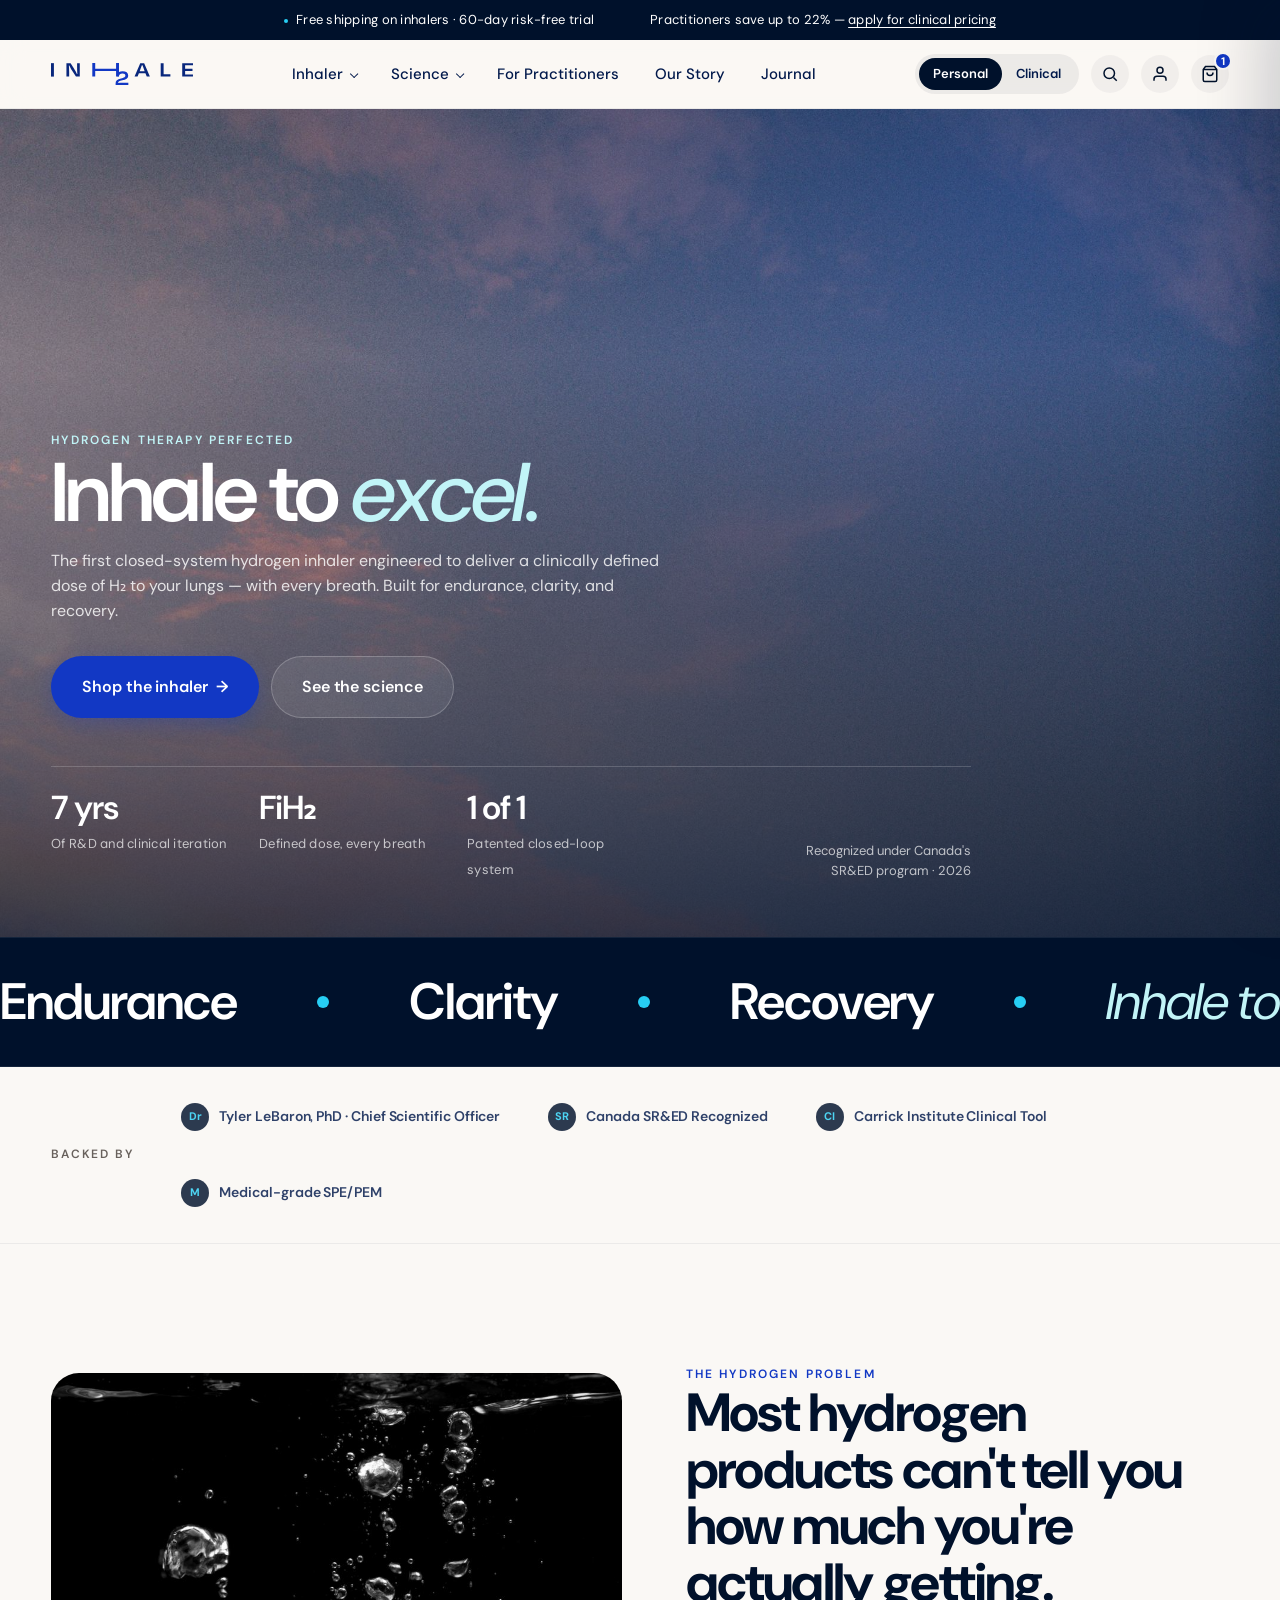
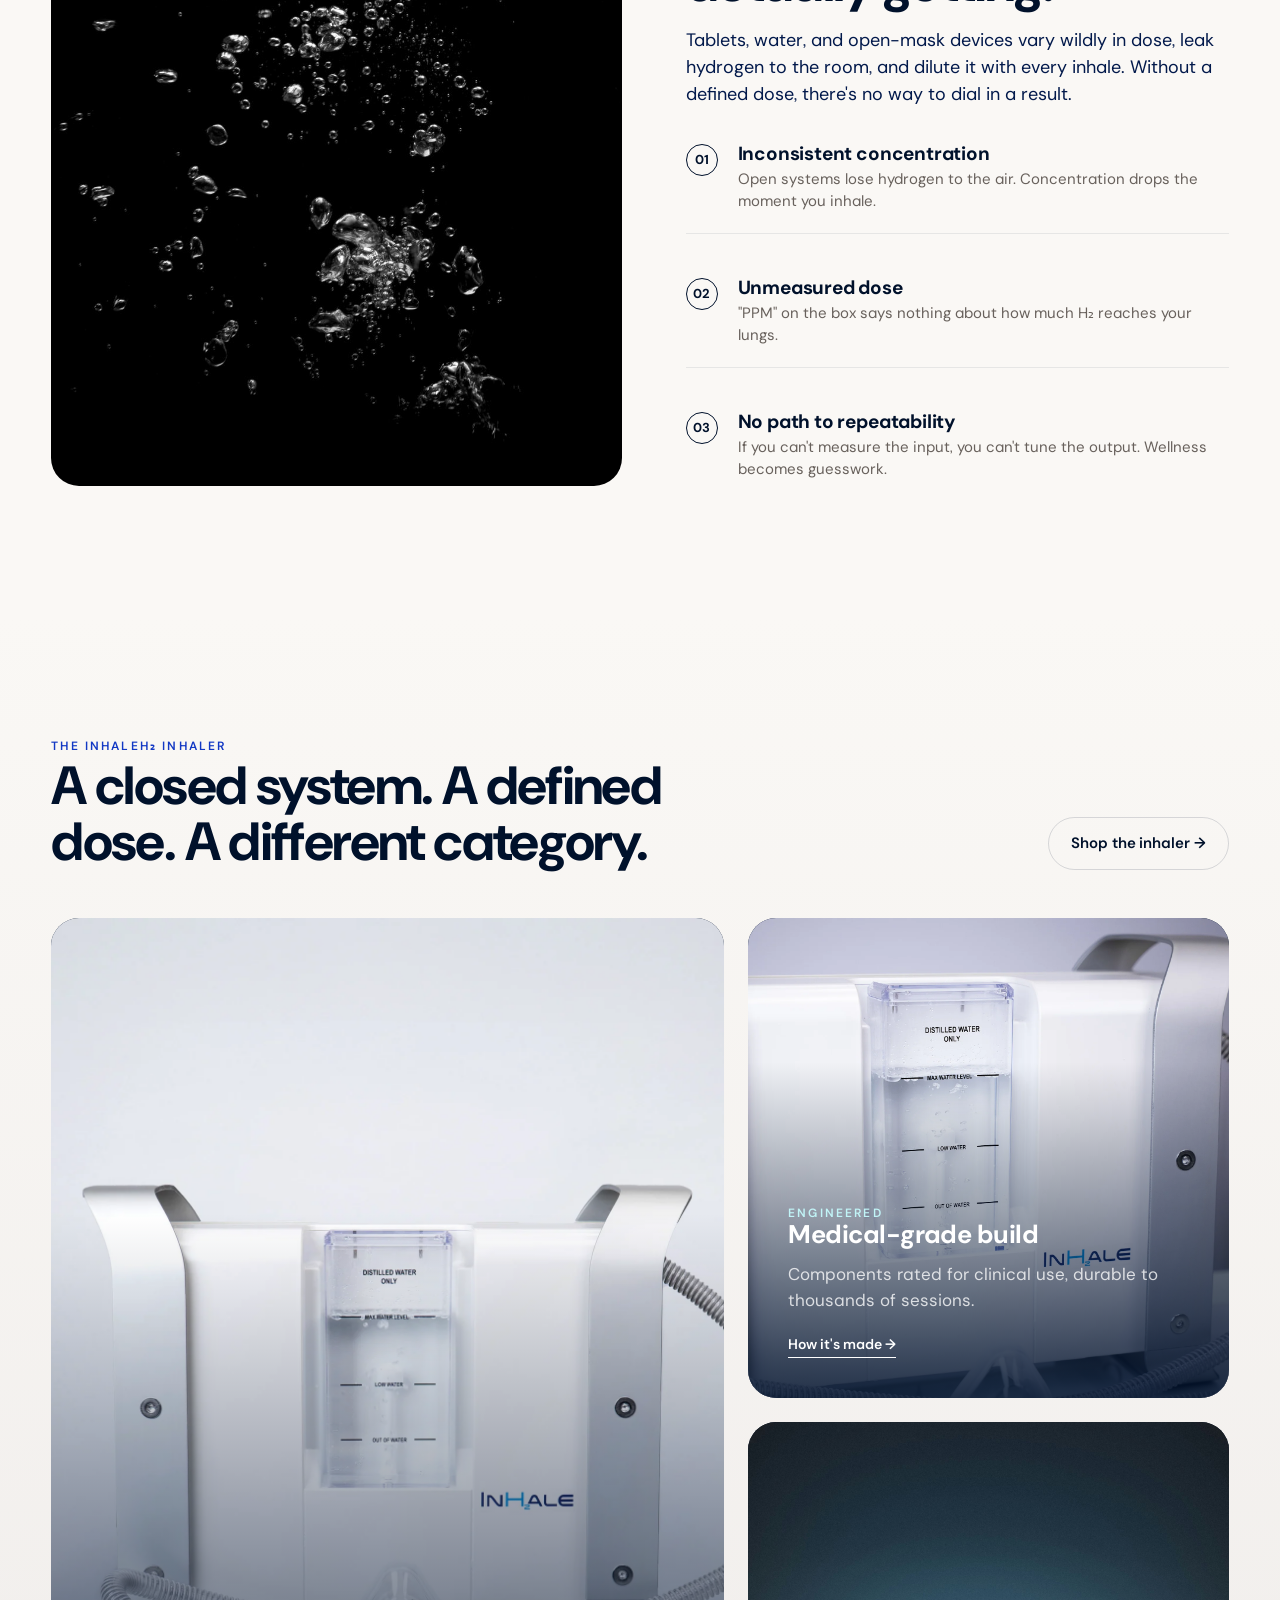
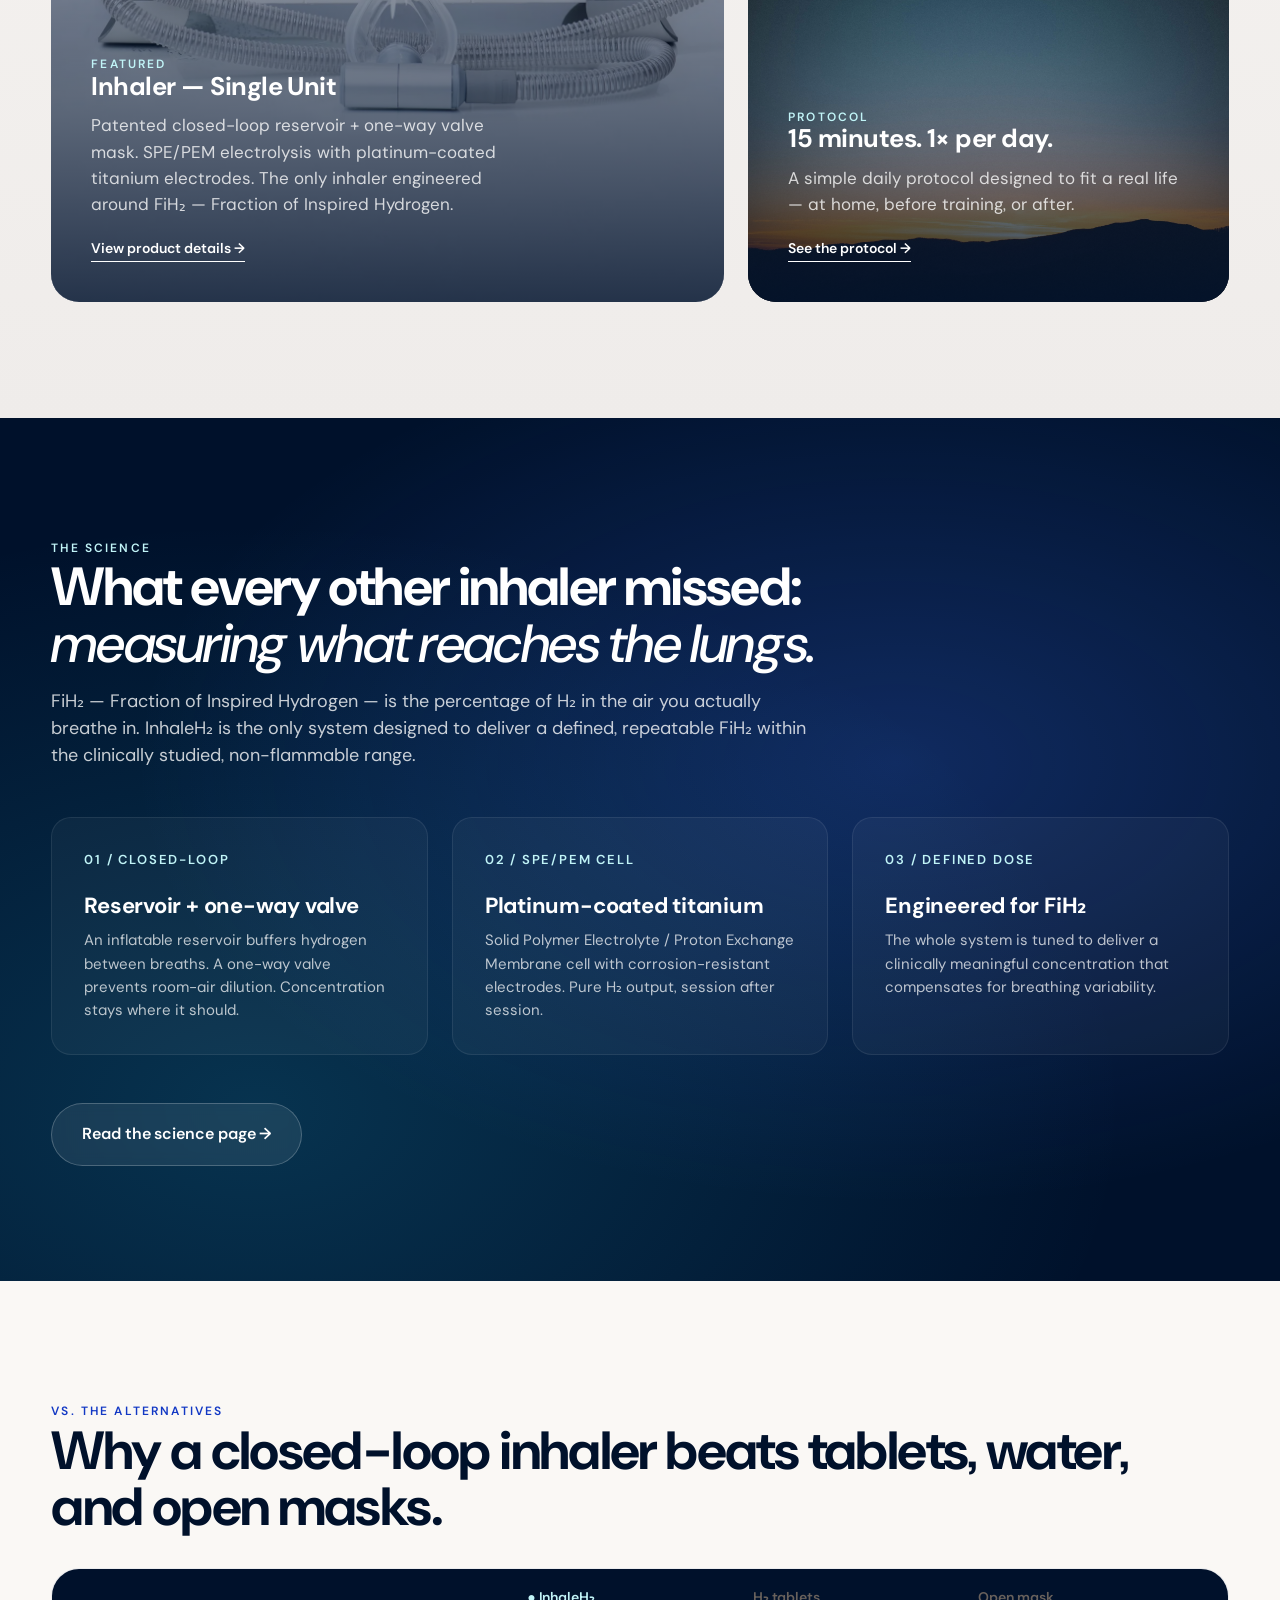
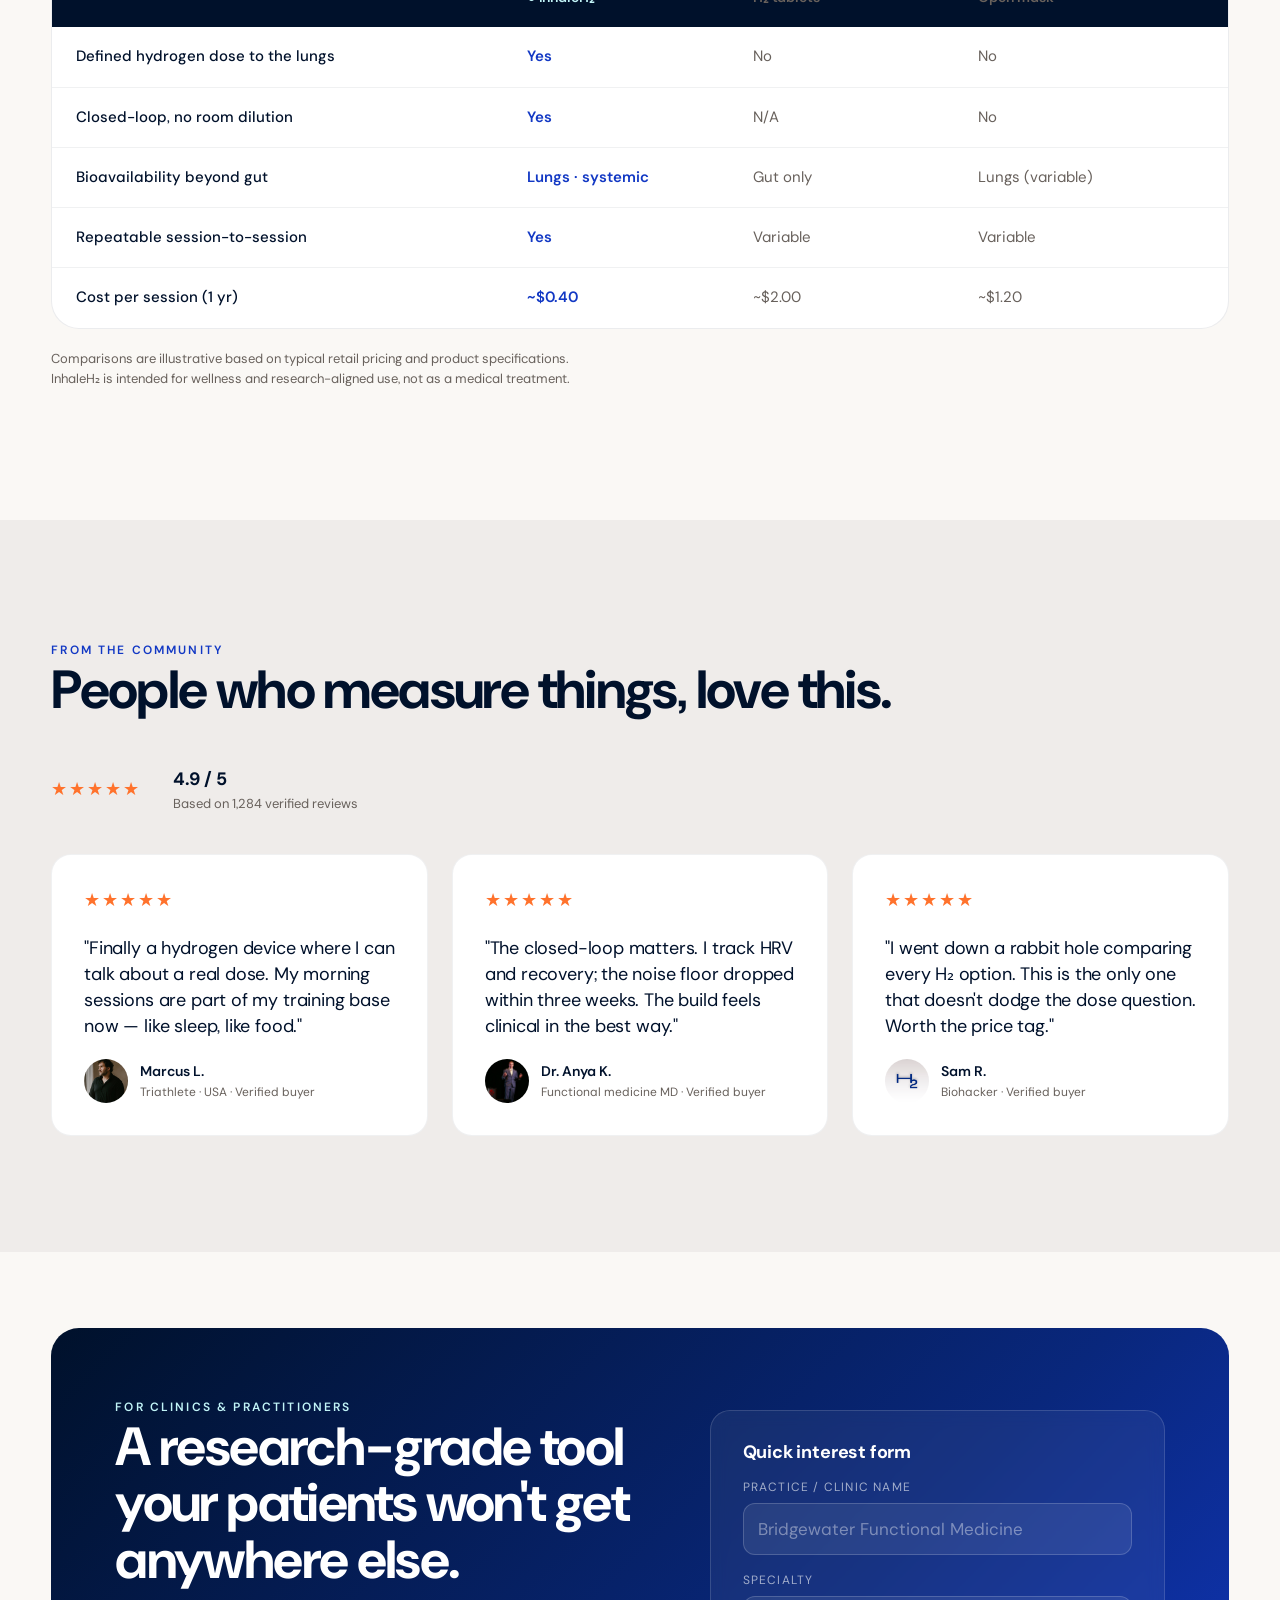
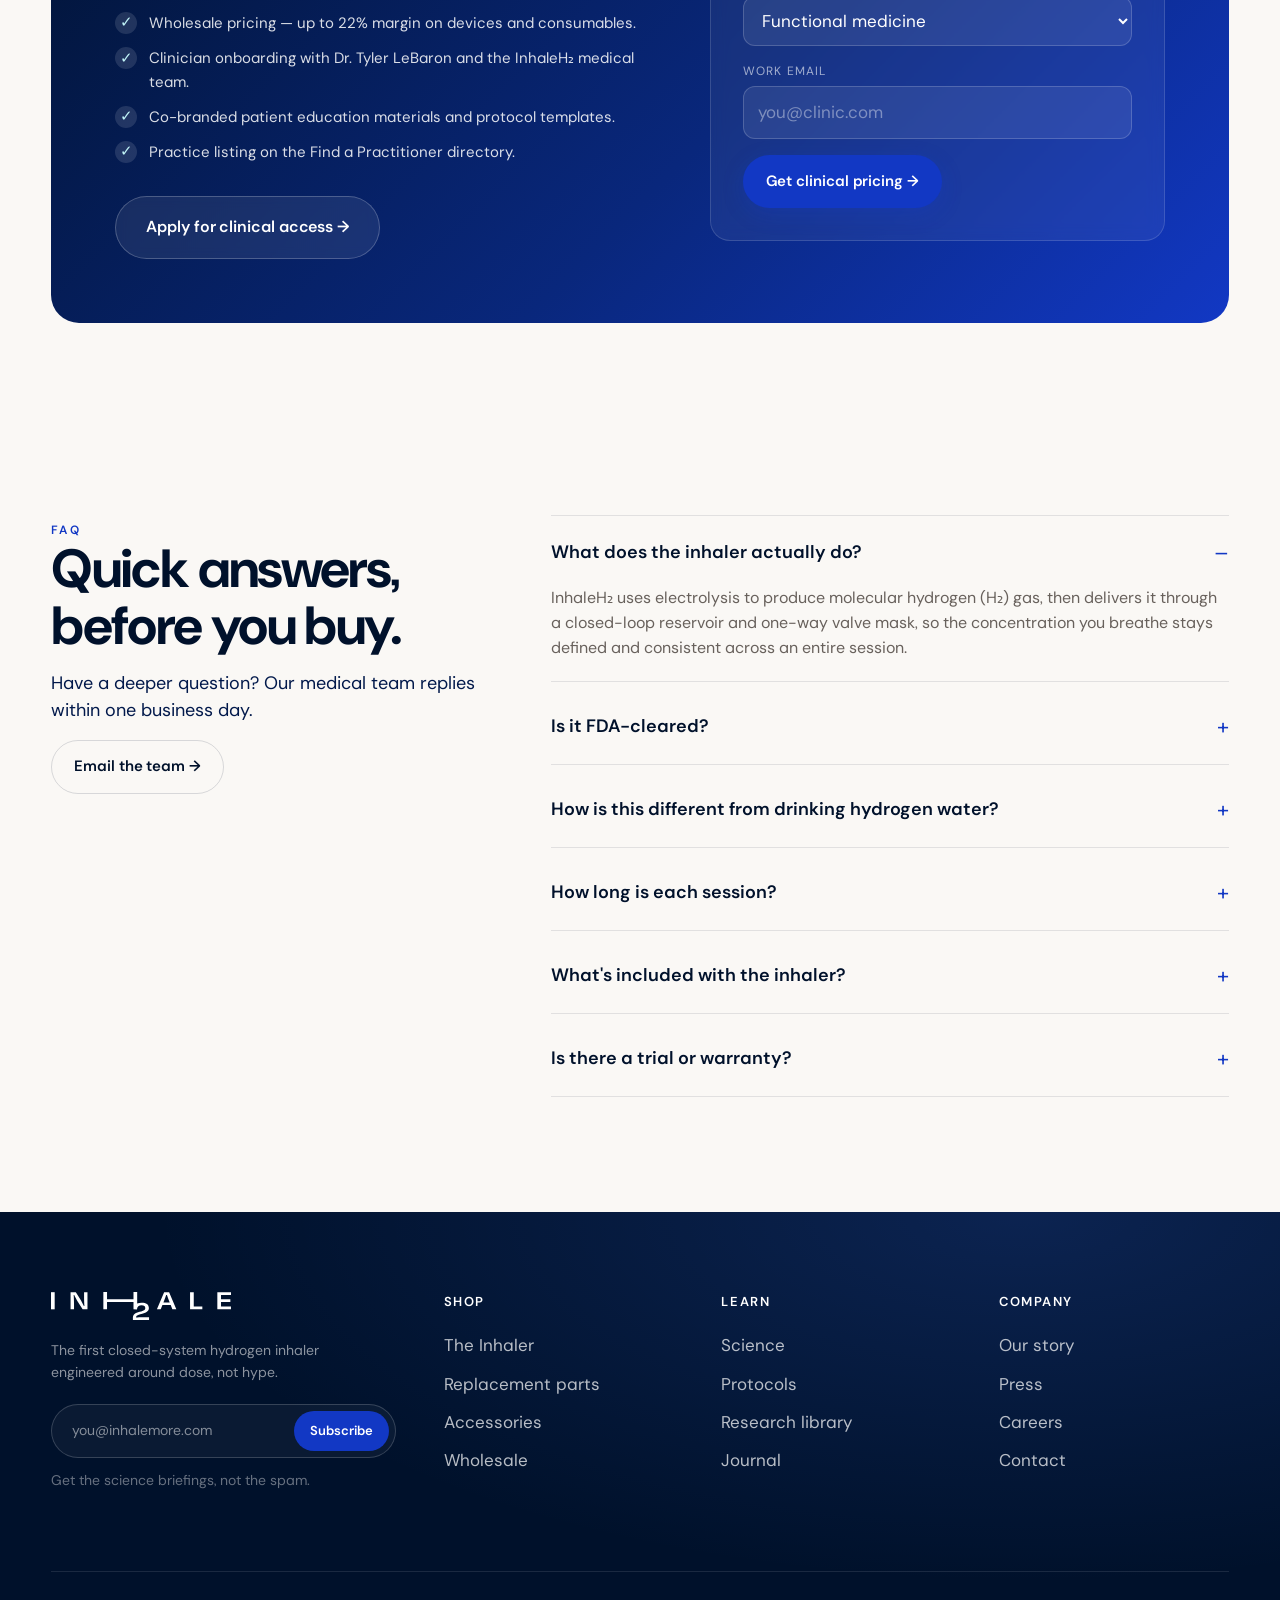
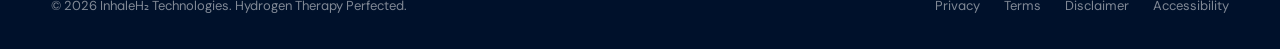
<file: index.html>
<!doctype html>
<html lang="en">
<head>
<meta charset="utf-8" />
<title>InhaleH₂ — Hydrogen Therapy Perfected</title>
<meta name="viewport" content="width=device-width, initial-scale=1" />
<meta name="description" content="The world's first closed-system hydrogen inhaler engineered for a clinically defined dose of hydrogen with every breath. Endurance. Clarity. Recovery." />
<link rel="icon" type="image/svg+xml" href="assets/img/icon-blue.svg" />
<link rel="stylesheet" href="assets/css/style.css" />
</head>
<body>

<!-- Announcement bar -->
<div class="announce">
  <div class="container announce-track">
    <span><span class="announce-dot"></span>Free shipping on inhalers · 60-day risk-free trial</span>
    <span>Practitioners save up to 22% — <a href="practitioners.html">apply for clinical pricing</a></span>
  </div>
</div>

<!-- Navigation -->
<header class="nav">
  <div class="container nav-inner">
    <a class="nav-logo" href="index.html" aria-label="InhaleH2 home">
      <img src="assets/img/logo-color.svg" alt="InhaleH2" />
    </a>
    <nav class="nav-links" aria-label="Primary">
      <a href="product.html" class="has-mega">Inhaler</a>
      <a href="science.html" class="has-mega">Science</a>
      <a href="practitioners.html">For Practitioners</a>
      <a href="story.html">Our Story</a>
      <a href="journal.html">Journal</a>
    </nav>
    <div class="nav-actions">
      <div class="audience-toggle" role="tablist" aria-label="Audience">
        <button class="active" data-target="index.html">Personal</button>
        <button data-target="practitioners.html">Clinical</button>
      </div>
      <button class="icon-btn" aria-label="Search">
        <svg width="18" height="18" viewBox="0 0 24 24" fill="none" stroke="currentColor" stroke-width="2"><circle cx="11" cy="11" r="7"/><line x1="21" y1="21" x2="16.65" y2="16.65"/></svg>
      </button>
      <button class="icon-btn" aria-label="Account">
        <svg width="18" height="18" viewBox="0 0 24 24" fill="none" stroke="currentColor" stroke-width="2"><path d="M20 21v-2a4 4 0 0 0-4-4H8a4 4 0 0 0-4 4v2"/><circle cx="12" cy="7" r="4"/></svg>
      </button>
      <button class="icon-btn" data-cart-open aria-label="Cart">
        <svg width="18" height="18" viewBox="0 0 24 24" fill="none" stroke="currentColor" stroke-width="2"><path d="M6 2 3 6v14a2 2 0 0 0 2 2h14a2 2 0 0 0 2-2V6l-3-4Z"/><path d="M3 6h18"/><path d="M16 10a4 4 0 0 1-8 0"/></svg>
        <span class="badge">1</span>
      </button>
    </div>
  </div>
</header>

<!-- Hero -->
<section class="hero">
  <video class="hero-video" autoplay muted loop playsinline poster="assets/img/atm-sunrise-2.jpg">
    <source src="assets/video/hero.mp4" type="video/mp4" />
  </video>
  <div class="hero-overlay"></div>
  <div class="container hero-inner">
    <div></div>
    <div class="hero-copy fade-in">
      <span class="eyebrow" style="color: var(--mint);">Hydrogen Therapy Perfected</span>
      <h1>Inhale to <em>excel.</em></h1>
      <p class="hero-sub">The first closed-system hydrogen inhaler engineered to deliver a clinically defined dose of H₂ to your lungs — with every breath. Built for endurance, clarity, and recovery.</p>
      <div class="hero-ctas">
        <a class="btn btn--primary btn--lg" href="product.html">Shop the inhaler <span class="arrow">→</span></a>
        <a class="btn btn--ghost-light btn--lg" href="science.html">See the science</a>
      </div>
      <div class="hero-foot">
        <div class="hero-stats">
          <div class="hero-stat"><span class="num">7 yrs</span><span class="label">Of R&D and clinical iteration</span></div>
          <div class="hero-stat"><span class="num">FiH₂</span><span class="label">Defined dose, every breath</span></div>
          <div class="hero-stat"><span class="num">1 of 1</span><span class="label">Patented closed-loop system</span></div>
        </div>
        <div class="hero-meta">Recognized under Canada's<br/>SR&amp;ED program · 2026</div>
      </div>
    </div>
  </div>
</section>

<!-- Pillars marquee -->
<section class="pillars" aria-hidden="true">
  <div class="pillars-track">
    <span>Endurance <span class="dot"></span> Clarity <span class="dot"></span> Recovery <span class="dot"></span> <em class="pill">Inhale to excel.</em> <span class="dot"></span></span>
    <span>Endurance <span class="dot"></span> Clarity <span class="dot"></span> Recovery <span class="dot"></span> <em class="pill">Inhale to excel.</em> <span class="dot"></span></span>
  </div>
</section>

<!-- Trust strip -->
<section class="trust-strip">
  <div class="container trust-strip-inner">
    <div class="trust-strip-label">Backed by</div>
    <div class="trust-logos">
      <div><span class="badge-mark">Dr</span> Tyler LeBaron, PhD · Chief Scientific Officer</div>
      <div><span class="badge-mark">SR</span> Canada SR&amp;ED Recognized</div>
      <div><span class="badge-mark">CI</span> Carrick Institute Clinical Tool</div>
      <div><span class="badge-mark">M</span> Medical-grade SPE/PEM</div>
    </div>
  </div>
</section>

<!-- Problem -->
<section class="section problem">
  <div class="container problem-grid">
    <div class="problem-image">
      <img src="assets/img/atm-bubbles-1.jpg" alt="Hydrogen bubbles in water" />
    </div>
    <div>
      <span class="eyebrow">The hydrogen problem</span>
      <h2>Most hydrogen products can't tell you how much you're actually getting.</h2>
      <p class="lead">Tablets, water, and open-mask devices vary wildly in dose, leak hydrogen to the room, and dilute it with every inhale. Without a defined dose, there's no way to dial in a result.</p>
      <div class="problem-points">
        <div class="pt"><span class="num">01</span><div><h4>Inconsistent concentration</h4><p>Open systems lose hydrogen to the air. Concentration drops the moment you inhale.</p></div></div>
        <div class="pt"><span class="num">02</span><div><h4>Unmeasured dose</h4><p>"PPM" on the box says nothing about how much H₂ reaches your lungs.</p></div></div>
        <div class="pt"><span class="num">03</span><div><h4>No path to repeatability</h4><p>If you can't measure the input, you can't tune the output. Wellness becomes guesswork.</p></div></div>
      </div>
    </div>
  </div>
</section>

<!-- Showcase / featured product -->
<section class="section showcase">
  <div class="container">
    <div class="showcase-head">
      <div>
        <span class="eyebrow">The InhaleH₂ inhaler</span>
        <h2>A closed system. A defined dose. A different category.</h2>
      </div>
      <a class="btn btn--ghost" href="product.html">Shop the inhaler →</a>
    </div>
    <div class="showcase-grid">
      <div class="showcase-card showcase-tall">
        <img class="bg" src="assets/img/product-main.webp" alt="InhaleH2 device" />
        <span class="eyebrow">Featured</span>
        <h3>Inhaler — Single Unit</h3>
        <p>Patented closed-loop reservoir + one-way valve mask. SPE/PEM electrolysis with platinum-coated titanium electrodes. The only inhaler engineered around FiH₂ — Fraction of Inspired Hydrogen.</p>
        <a class="link" href="product.html">View product details →</a>
      </div>
      <div class="showcase-card">
        <img class="bg" src="assets/img/product-detail.webp" alt="Mask detail" />
        <span class="eyebrow">Engineered</span>
        <h3>Medical-grade build</h3>
        <p>Components rated for clinical use, durable to thousands of sessions.</p>
        <a class="link" href="science.html">How it's made →</a>
      </div>
      <div class="showcase-card">
        <img class="bg" src="assets/img/atm-sunrise-3.jpg" alt="Daily protocol" />
        <span class="eyebrow">Protocol</span>
        <h3>15 minutes. 1× per day.</h3>
        <p>A simple daily protocol designed to fit a real life — at home, before training, or after.</p>
        <a class="link" href="science.html">See the protocol →</a>
      </div>
    </div>
  </div>
</section>

<!-- Science explainer -->
<section class="section science">
  <div class="container science-inner">
    <span class="eyebrow" style="color: var(--mint);">The Science</span>
    <h2>What every other inhaler missed: <em class="italic-display">measuring what reaches the lungs.</em></h2>
    <p class="lead">FiH₂ — Fraction of Inspired Hydrogen — is the percentage of H₂ in the air you actually breathe in. InhaleH₂ is the only system designed to deliver a defined, repeatable FiH₂ within the clinically studied, non-flammable range.</p>
    <div class="science-grid">
      <div class="science-card">
        <div class="num">01 / Closed-loop</div>
        <h4>Reservoir + one-way valve</h4>
        <p>An inflatable reservoir buffers hydrogen between breaths. A one-way valve prevents room-air dilution. Concentration stays where it should.</p>
      </div>
      <div class="science-card">
        <div class="num">02 / SPE/PEM cell</div>
        <h4>Platinum-coated titanium</h4>
        <p>Solid Polymer Electrolyte / Proton Exchange Membrane cell with corrosion-resistant electrodes. Pure H₂ output, session after session.</p>
      </div>
      <div class="science-card">
        <div class="num">03 / Defined dose</div>
        <h4>Engineered for FiH₂</h4>
        <p>The whole system is tuned to deliver a clinically meaningful concentration that compensates for breathing variability.</p>
      </div>
    </div>
    <div style="margin-top: var(--s-12);">
      <a class="btn btn--ghost-light btn--lg" href="science.html">Read the science page →</a>
    </div>
  </div>
</section>

<!-- Compare table -->
<section class="section compare">
  <div class="container">
    <span class="eyebrow">Vs. the alternatives</span>
    <h2>Why a closed-loop inhaler beats tablets, water, and open masks.</h2>
    <div class="compare-table" role="table" aria-label="InhaleH2 vs alternatives">
      <div class="compare-row compare-head" role="row">
        <div class="compare-cell" role="columnheader">&nbsp;</div>
        <div class="compare-cell ours" role="columnheader">● InhaleH₂</div>
        <div class="compare-cell" role="columnheader">H₂ tablets</div>
        <div class="compare-cell" role="columnheader">Open mask</div>
      </div>
      <div class="compare-row" role="row">
        <div class="compare-cell feature">Defined hydrogen dose to the lungs</div>
        <div class="compare-cell win">Yes</div>
        <div class="compare-cell">No</div>
        <div class="compare-cell">No</div>
      </div>
      <div class="compare-row" role="row">
        <div class="compare-cell feature">Closed-loop, no room dilution</div>
        <div class="compare-cell win">Yes</div>
        <div class="compare-cell">N/A</div>
        <div class="compare-cell">No</div>
      </div>
      <div class="compare-row" role="row">
        <div class="compare-cell feature">Bioavailability beyond gut</div>
        <div class="compare-cell win">Lungs · systemic</div>
        <div class="compare-cell">Gut only</div>
        <div class="compare-cell">Lungs (variable)</div>
      </div>
      <div class="compare-row" role="row">
        <div class="compare-cell feature">Repeatable session-to-session</div>
        <div class="compare-cell win">Yes</div>
        <div class="compare-cell">Variable</div>
        <div class="compare-cell">Variable</div>
      </div>
      <div class="compare-row" role="row">
        <div class="compare-cell feature">Cost per session (1 yr)</div>
        <div class="compare-cell win">~$0.40</div>
        <div class="compare-cell">~$2.00</div>
        <div class="compare-cell">~$1.20</div>
      </div>
    </div>
    <p class="small" style="margin-top: var(--s-5); max-width: 60ch;">Comparisons are illustrative based on typical retail pricing and product specifications. InhaleH₂ is intended for wellness and research-aligned use, not as a medical treatment.</p>
  </div>
</section>

<!-- Reviews -->
<section class="section reviews">
  <div class="container">
    <div class="reviews-head">
      <div>
        <span class="eyebrow">From the community</span>
        <h2>People who measure things, love this.</h2>
      </div>
      <div class="reviews-stats">
        <div><span class="stars">★★★★★</span></div>
        <div>
          <div style="font-weight: 700; font-size: 18px;">4.9 / 5</div>
          <div class="small">Based on 1,284 verified reviews</div>
        </div>
      </div>
    </div>
    <div class="reviews-grid">
      <div class="review-card">
        <div class="stars">★★★★★</div>
        <p class="quote">"Finally a hydrogen device where I can talk about a real dose. My morning sessions are part of my training base now — like sleep, like food."</p>
        <div class="review-meta">
          <img src="assets/img/profile-1.jpg" alt="" />
          <div>
            <div class="who">Marcus L.</div>
            <div class="role">Triathlete · USA · Verified buyer</div>
          </div>
        </div>
      </div>
      <div class="review-card">
        <div class="stars">★★★★★</div>
        <p class="quote">"The closed-loop matters. I track HRV and recovery; the noise floor dropped within three weeks. The build feels clinical in the best way."</p>
        <div class="review-meta">
          <img src="assets/img/profile-2.jpg" alt="" />
          <div>
            <div class="who">Dr. Anya K.</div>
            <div class="role">Functional medicine MD · Verified buyer</div>
          </div>
        </div>
      </div>
      <div class="review-card">
        <div class="stars">★★★★★</div>
        <p class="quote">"I went down a rabbit hole comparing every H₂ option. This is the only one that doesn't dodge the dose question. Worth the price tag."</p>
        <div class="review-meta">
          <img src="assets/img/profile-3.jpg" alt="" />
          <div>
            <div class="who">Sam R.</div>
            <div class="role">Biohacker · Verified buyer</div>
          </div>
        </div>
      </div>
    </div>
  </div>
</section>

<!-- B2B band -->
<section class="section section--tight">
  <div class="container">
    <div class="b2b-band">
      <div class="b2b-band-grid">
        <div>
          <span class="eyebrow" style="color: var(--mint);">For Clinics &amp; Practitioners</span>
          <h2>A research-grade tool your patients won't get anywhere else.</h2>
          <div class="small-list">
            <div class="item"><span class="check">✓</span><span>Wholesale pricing — up to 22% margin on devices and consumables.</span></div>
            <div class="item"><span class="check">✓</span><span>Clinician onboarding with Dr. Tyler LeBaron and the InhaleH₂ medical team.</span></div>
            <div class="item"><span class="check">✓</span><span>Co-branded patient education materials and protocol templates.</span></div>
            <div class="item"><span class="check">✓</span><span>Practice listing on the Find a Practitioner directory.</span></div>
          </div>
          <a class="btn btn--ghost-light btn--lg" href="practitioners.html">Apply for clinical access →</a>
        </div>
        <div class="b2b-card">
          <h4>Quick interest form</h4>
          <div class="field">
            <label>Practice / Clinic name</label>
            <input type="text" placeholder="Bridgewater Functional Medicine" />
          </div>
          <div class="field">
            <label>Specialty</label>
            <select>
              <option>Functional medicine</option>
              <option>Sports medicine / performance</option>
              <option>Chiropractic / Physical therapy</option>
              <option>Naturopathy</option>
              <option>Longevity / Anti-aging</option>
              <option>Other</option>
            </select>
          </div>
          <div class="field">
            <label>Work email</label>
            <input type="email" placeholder="you@clinic.com" />
          </div>
          <a class="btn btn--primary" href="practitioners.html#apply" style="justify-content: center;">Get clinical pricing →</a>
        </div>
      </div>
    </div>
  </div>
</section>

<!-- FAQ -->
<section class="section faq">
  <div class="container faq-grid">
    <div>
      <span class="eyebrow">FAQ</span>
      <h2>Quick answers, before you buy.</h2>
      <p class="lead" style="margin-top: var(--s-4);">Have a deeper question? Our medical team replies within one business day.</p>
      <a class="btn btn--ghost" href="#">Email the team →</a>
    </div>
    <div class="faq-list">
      <details class="faq-item" open>
        <summary>What does the inhaler actually do?</summary>
        <p>InhaleH₂ uses electrolysis to produce molecular hydrogen (H₂) gas, then delivers it through a closed-loop reservoir and one-way valve mask, so the concentration you breathe stays defined and consistent across an entire session.</p>
      </details>
      <details class="faq-item">
        <summary>Is it FDA-cleared?</summary>
        <p>InhaleH₂ is not an FDA-cleared medical device. It is intended for wellness and research-aligned use, not for diagnosing, treating, curing, or preventing any disease.</p>
      </details>
      <details class="faq-item">
        <summary>How is this different from drinking hydrogen water?</summary>
        <p>Hydrogen water delivers H₂ to the gut. The InhaleH₂ system delivers it through your lungs, where rapid systemic absorption occurs — and at concentrations far above what's possible to dissolve in water.</p>
      </details>
      <details class="faq-item">
        <summary>How long is each session?</summary>
        <p>15 minutes per day is the recommended baseline protocol. The system is engineered for daily use; many customers also use it pre-workout or post-stress.</p>
      </details>
      <details class="faq-item">
        <summary>What's included with the inhaler?</summary>
        <p>The unit, mask with reservoir, electrolyte cell, distilled water reservoir, power adapter, and a printed quick-start with link to the digital protocol library.</p>
      </details>
      <details class="faq-item">
        <summary>Is there a trial or warranty?</summary>
        <p>Yes — 60-day risk-free trial with free return shipping, plus a 2-year warranty on the device. Practitioners receive an extended 3-year warranty.</p>
      </details>
    </div>
  </div>
</section>

<!-- Footer -->
<footer class="footer">
  <div class="container footer-inner">
    <div class="footer-top">
      <div class="footer-brand">
        <img src="assets/img/logo-white.svg" alt="InhaleH2" />
        <p>The first closed-system hydrogen inhaler engineered around dose, not hype.</p>
        <div class="newsletter">
          <input type="email" placeholder="you@inhalemore.com" />
          <button>Subscribe</button>
        </div>
        <p class="small" style="color: rgba(255,255,255,.4); margin-top: var(--s-3);">Get the science briefings, not the spam.</p>
      </div>
      <div class="footer-col">
        <h5>Shop</h5>
        <ul>
          <li><a href="product.html">The Inhaler</a></li>
          <li><a href="#">Replacement parts</a></li>
          <li><a href="#">Accessories</a></li>
          <li><a href="practitioners.html">Wholesale</a></li>
        </ul>
      </div>
      <div class="footer-col">
        <h5>Learn</h5>
        <ul>
          <li><a href="science.html">Science</a></li>
          <li><a href="#">Protocols</a></li>
          <li><a href="#">Research library</a></li>
          <li><a href="journal.html">Journal</a></li>
        </ul>
      </div>
      <div class="footer-col">
        <h5>Company</h5>
        <ul>
          <li><a href="story.html">Our story</a></li>
          <li><a href="#">Press</a></li>
          <li><a href="#">Careers</a></li>
          <li><a href="#">Contact</a></li>
        </ul>
      </div>
    </div>
    <div class="footer-bottom">
      <div>© 2026 InhaleH₂ Technologies. Hydrogen Therapy Perfected.</div>
      <div class="legal">
        <a href="#">Privacy</a>
        <a href="#">Terms</a>
        <a href="#">Disclaimer</a>
        <a href="#">Accessibility</a>
      </div>
    </div>
  </div>
</footer>

<!-- Mini-cart -->
<div class="minicart-overlay" data-cart-close></div>
<aside class="minicart" aria-label="Cart">
  <div class="minicart-head">
    <h4>Your cart (1)</h4>
    <button class="icon-btn" data-cart-close aria-label="Close">
      <svg width="18" height="18" viewBox="0 0 24 24" fill="none" stroke="currentColor" stroke-width="2"><line x1="18" y1="6" x2="6" y2="18"/><line x1="6" y1="6" x2="18" y2="18"/></svg>
    </button>
  </div>
  <div class="minicart-body">
    <div class="minicart-item">
      <img src="assets/img/product-main.webp" alt="" />
      <div>
        <div class="name">InhaleH₂ — Single Unit</div>
        <div class="var">Color: Bone · Qty 1</div>
      </div>
      <div class="pr">$2,495</div>
    </div>
    <div class="minicart-item" style="opacity: .6; padding-top: var(--s-4); border-top: 1px dashed rgba(0,17,43,.12);">
      <img src="assets/img/product-detail.webp" alt="" />
      <div>
        <div class="name">+ Add Mask Refresh Pack</div>
        <div class="var">Recommended every 6 months</div>
      </div>
      <div class="pr">$59</div>
    </div>
  </div>
  <div class="minicart-foot">
    <div class="free-ship">🎉 Free shipping unlocked</div>
    <div class="totals"><span class="lbl">Subtotal</span><span>$2,495</span></div>
    <a class="btn btn--ink btn--lg" href="#" style="justify-content: center;">Checkout →</a>
    <a href="#" data-cart-close style="text-align: center; font-size: 13px; color: var(--slate);">Continue browsing</a>
  </div>
</aside>

<script src="assets/js/
</file>
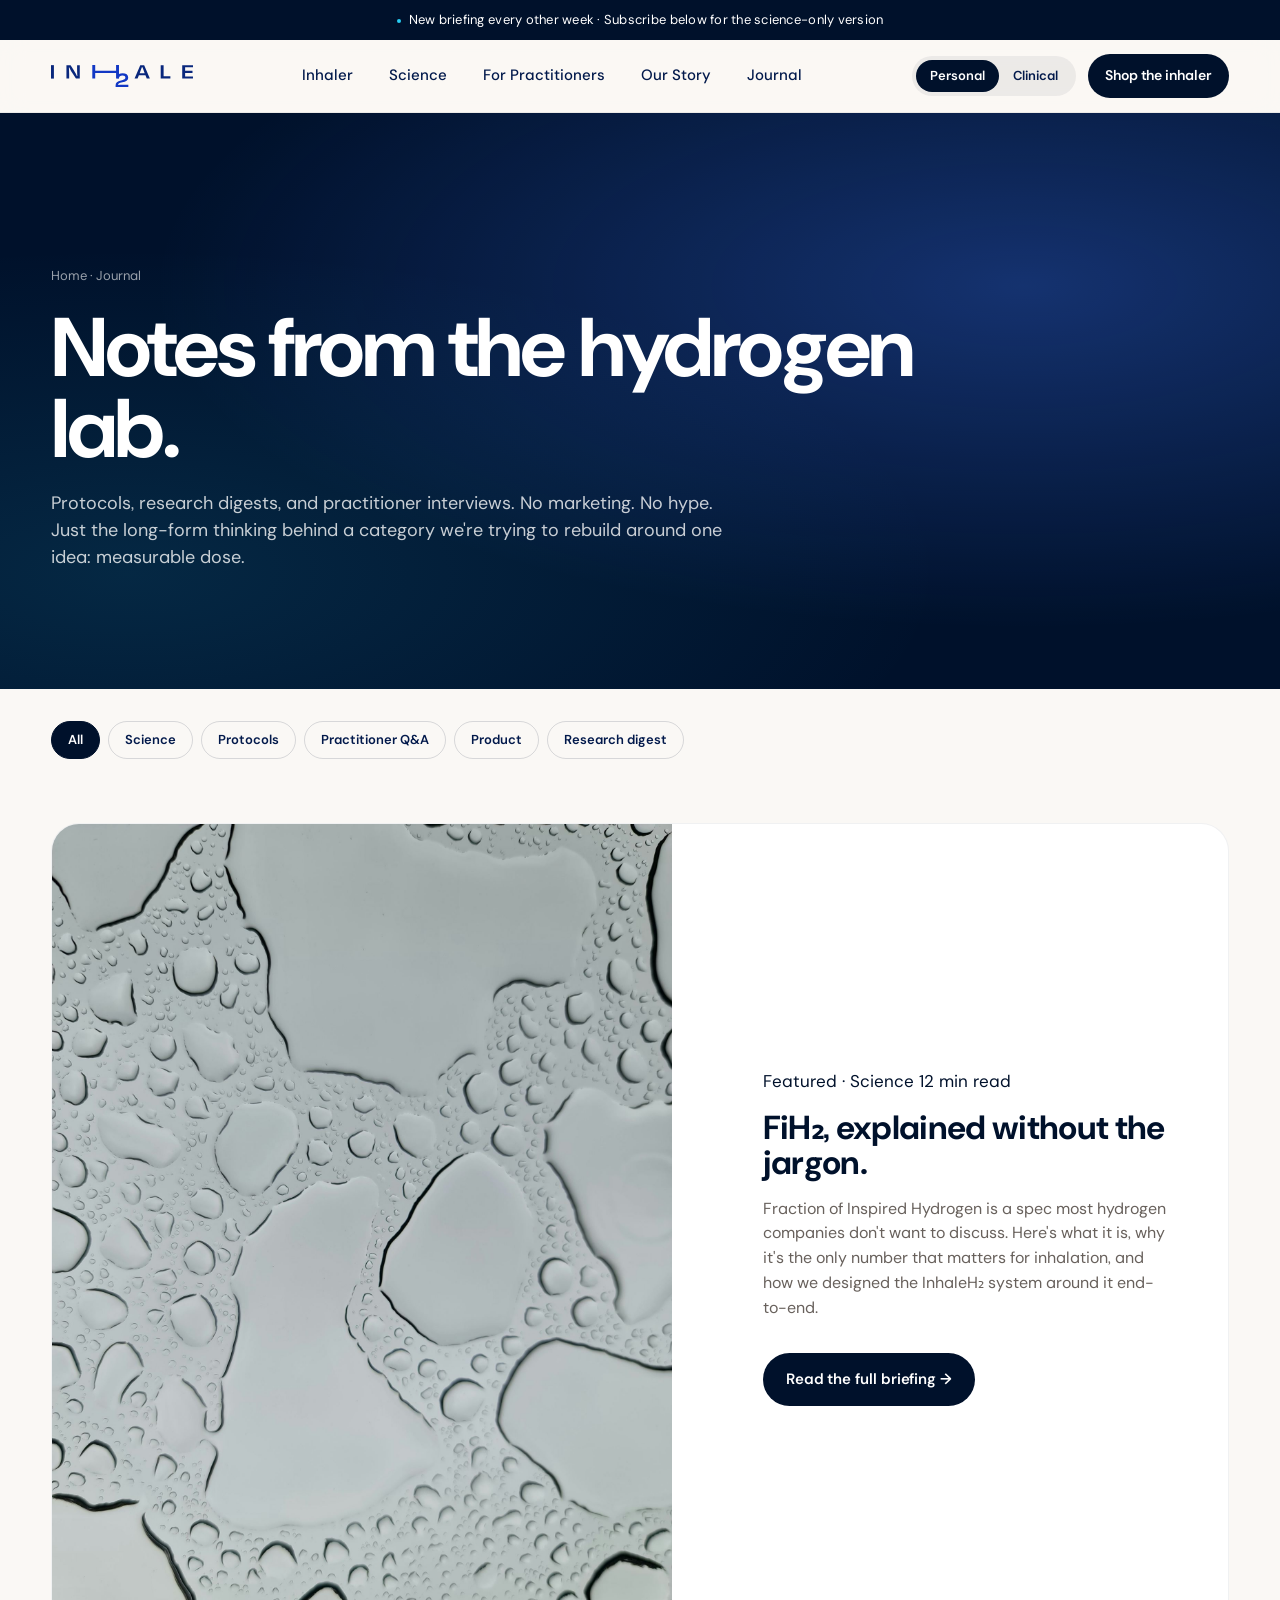
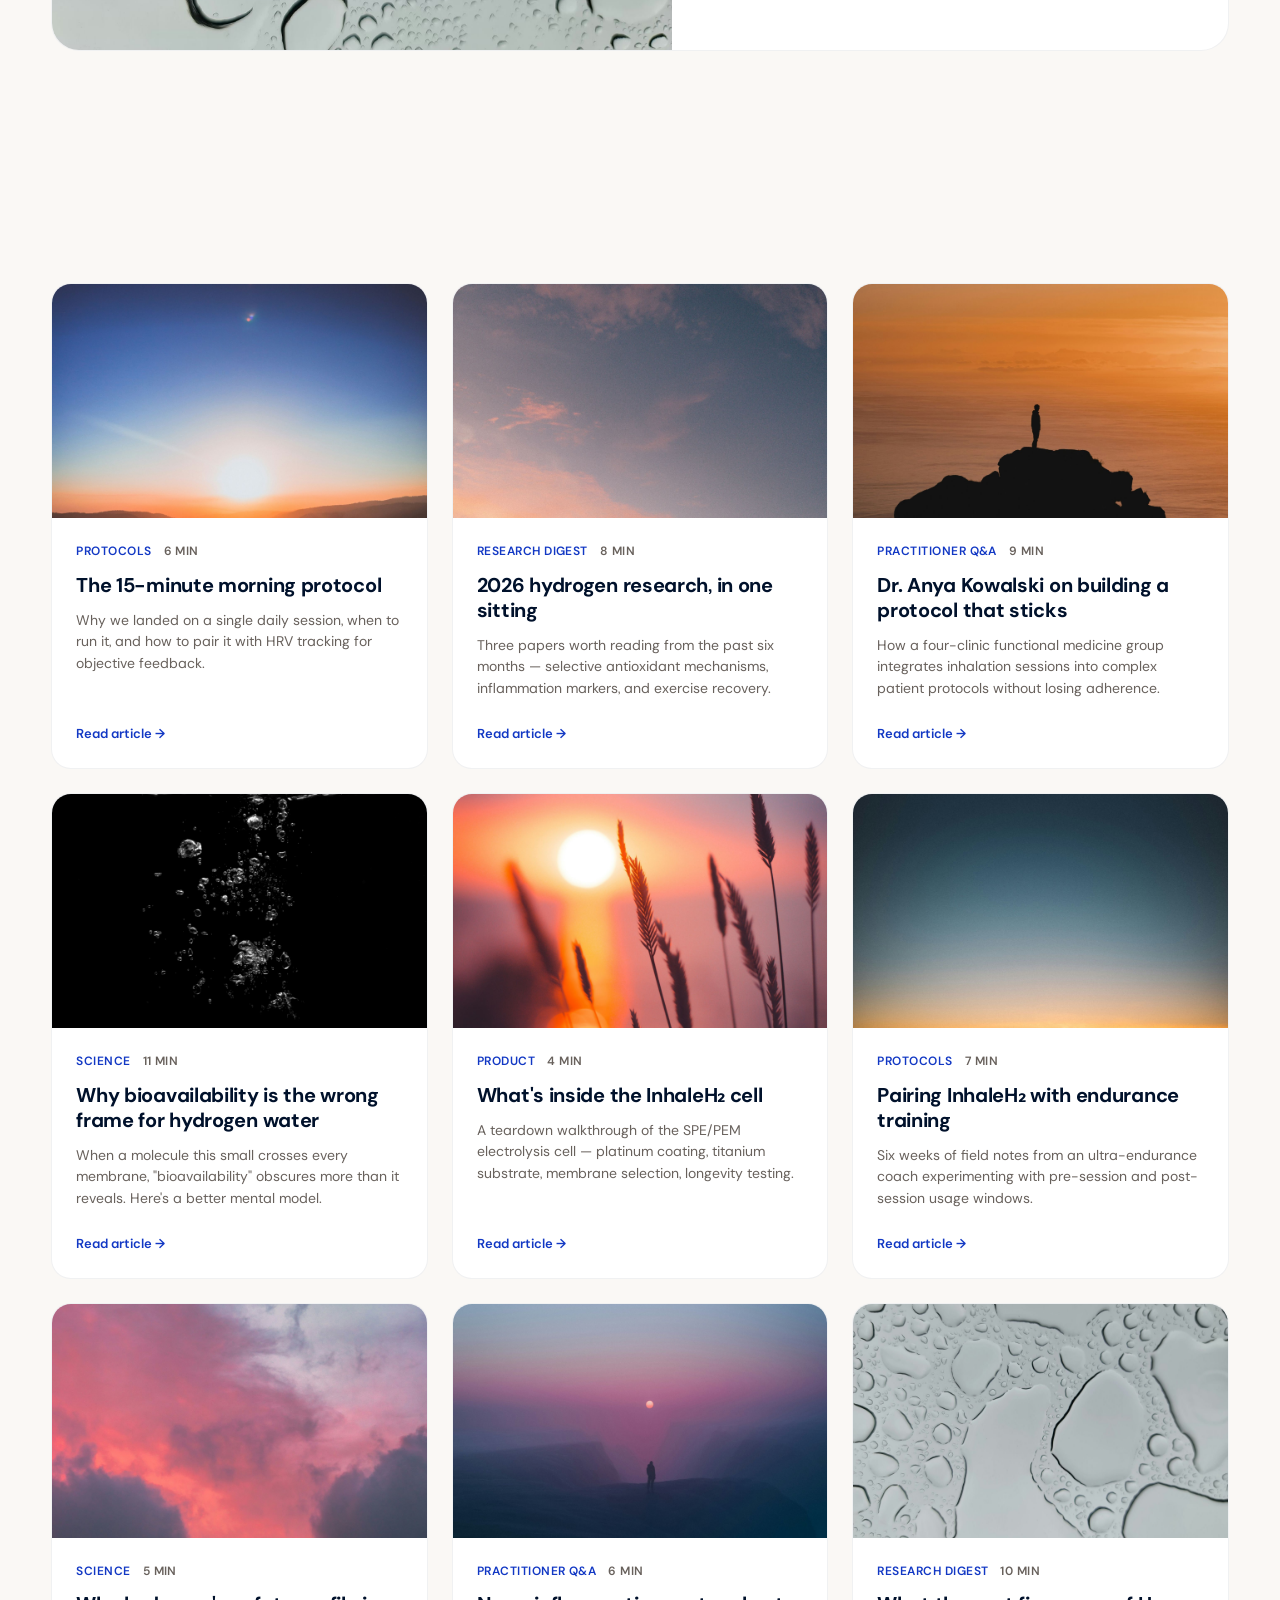
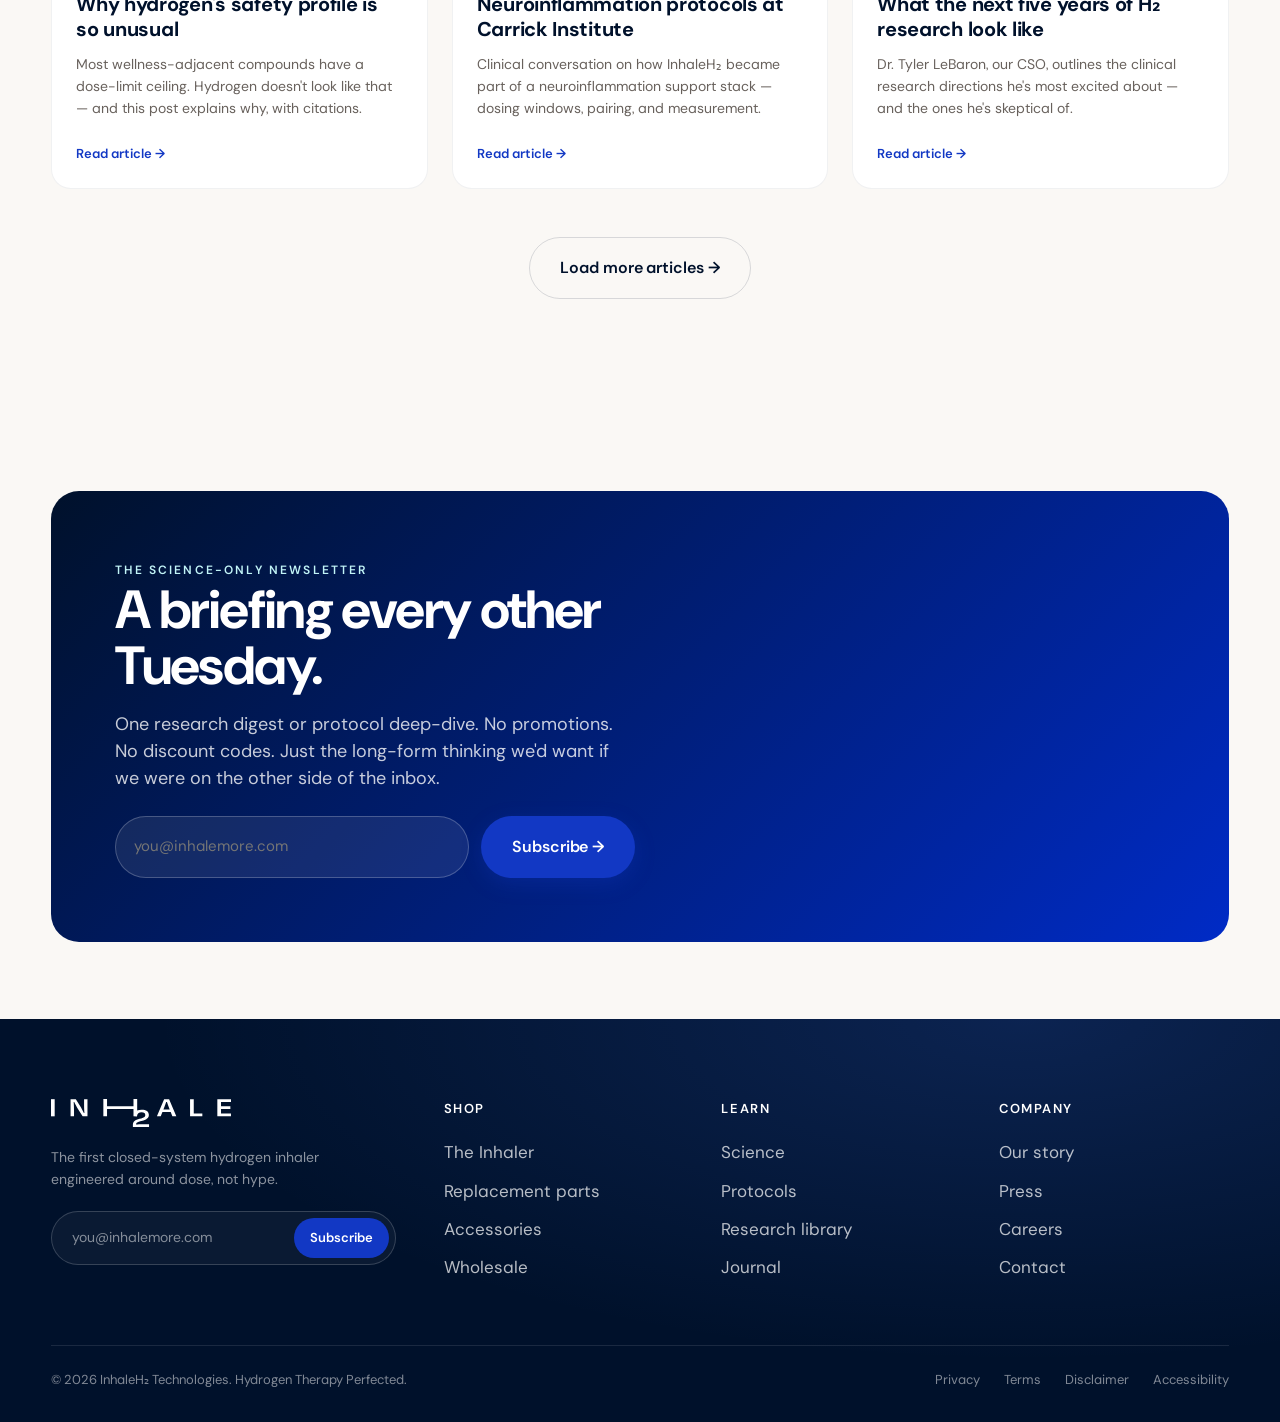
<file: journal.html>
<!doctype html>
<html lang="en">
<head>
<meta charset="utf-8" />
<title>Journal — InhaleH₂</title>
<meta name="viewport" content="width=device-width, initial-scale=1" />
<meta name="description" content="Protocols, science briefings, and practitioner conversations from the InhaleH₂ team." />
<link rel="icon" type="image/svg+xml" href="assets/img/icon-blue.svg" />
<link rel="stylesheet" href="assets/css/style.css" />
<style>
  .journal-grid {
    display: grid;
    grid-template-columns: repeat(3, 1fr);
    gap: var(--s-6);
    margin-top: var(--s-10);
  }
  .journal-card {
    background: #fff;
    border-radius: var(--radius-lg);
    overflow: hidden;
    border: 1px solid rgba(0,17,43,.06);
    display: flex;
    flex-direction: column;
    transition: transform var(--t-med), box-shadow var(--t-med);
  }
  .journal-card:hover { transform: translateY(-4px); box-shadow: var(--shadow); }
  .journal-card .img {
    aspect-ratio: 16/10;
    background: var(--paper-2);
    overflow: hidden;
  }
  .journal-card .img img { width: 100%; height: 100%; object-fit: cover; transition: transform var(--t-slow) var(--ease); }
  .journal-card:hover .img img { transform: scale(1.04); }
  .journal-card .body { padding: var(--s-6); flex: 1; display: flex; flex-direction: column; gap: var(--s-3); }
  .journal-card .meta {
    display: flex; gap: 12px; font-size: 12px; color: var(--slate);
    letter-spacing: .04em; text-transform: uppercase; font-weight: 600;
  }
  .journal-card .meta .tag { color: var(--blue-500); }
  .journal-card h3 { font-size: 20px; margin: 0; letter-spacing: -.015em; line-height: 1.25; }
  .journal-card p { color: var(--slate); font-size: 14px; margin: 0; }
  .journal-card .read {
    margin-top: auto; padding-top: var(--s-3);
    display: inline-flex; align-items: center; gap: 6px;
    font-size: 13px; font-weight: 600; color: var(--blue-500);
  }
  .featured {
    display: grid;
    grid-template-columns: 1.2fr 1fr;
    gap: var(--s-10);
    background: #fff;
    border-radius: var(--radius-xl);
    overflow: hidden;
    border: 1px solid rgba(0,17,43,.06);
  }
  .featured .img { aspect-ratio: auto; min-height: 420px; }
  .featured .img img { width: 100%; height: 100%; object-fit: cover; }
  .featured .body { padding: clamp(32px, 4vw, 56px); display: flex; flex-direction: column; justify-content: center; gap: var(--s-4); }
  .featured h2 { font-size: clamp(28px, 2.6vw, 40px); margin: 0; letter-spacing: -.02em; }
  .featured p { color: var(--slate); font-size: 16px; margin: 0; max-width: 52ch; }
  .category-pills {
    display: flex; gap: var(--s-2); flex-wrap: wrap;
    margin-top: var(--s-6); margin-bottom: var(--s-8);
  }
  .pill {
    padding: 8px 16px; border-radius: var(--radius-pill);
    border: 1px solid rgba(0,17,43,.14);
    font-size: 13px; font-weight: 600; color: var(--ink-2);
    transition: all var(--t-fast); cursor: pointer;
  }
  .pill:hover, .pill.active { background: var(--ink); color: #fff; border-color: var(--ink); }
  @media (max-width: 1024px) {
    .journal-grid { grid-template-columns: 1fr 1fr; }
    .featured { grid-template-columns: 1fr; }
    .featured .img { min-height: 260px; }
  }
  @media (max-width: 640px) {
    .journal-grid { grid-template-columns: 1fr; }
  }
</style>
</head>
<body>

<div class="announce">
  <div class="container announce-track">
    <span><span class="announce-dot"></span>New briefing every other week · Subscribe below for the science-only version</span>
  </div>
</div>

<header class="nav">
  <div class="container nav-inner">
    <a class="nav-logo" href="index.html"><img src="assets/img/logo-color.svg" alt="InhaleH2" /></a>
    <nav class="nav-links">
      <a href="product.html">Inhaler</a>
      <a href="science.html">Science</a>
      <a href="practitioners.html">For Practitioners</a>
      <a href="story.html">Our Story</a>
      <a href="journal.html">Journal</a>
    </nav>
    <div class="nav-actions">
      <div class="audience-toggle">
        <button class="active" data-target="index.html">Personal</button>
        <button data-target="practitioners.html">Clinical</button>
      </div>
      <a class="btn btn--ink btn--sm" href="product.html">Shop the inhaler</a>
    </div>
  </div>
</header>

<!-- Page hero -->
<section class="page-hero">
  <div class="container">
    <div class="breadcrumb"><a href="index.html">Home</a> · <span>Journal</span></div>
    <h1>Notes from the hydrogen lab.</h1>
    <p class="lead">Protocols, research digests, and practitioner interviews. No marketing. No hype. Just the long-form thinking behind a category we're trying to rebuild around one idea: measurable dose.</p>
  </div>
</section>

<!-- Categories -->
<section class="section section--tight" style="padding-top: 0; padding-bottom: 32px;">
  <div class="container">
    <div class="category-pills" style="margin-top: 32px;">
      <span class="pill active">All</span>
      <span class="pill">Science</span>
      <span class="pill">Protocols</span>
      <span class="pill">Practitioner Q&amp;A</span>
      <span class="pill">Product</span>
      <span class="pill">Research digest</span>
    </div>
  </div>
</section>

<!-- Featured -->
<section class="section section--tight" style="padding-top: 0;">
  <div class="container">
    <div class="featured">
      <div class="img">
        <img src="assets/img/atm-bubbles-2.jpg" alt="" />
      </div>
      <div class="body">
        <div class="meta">
          <span class="tag">Featured · Science</span>
          <span>12 min read</span>
        </div>
        <h2>FiH₂, explained without the jargon.</h2>
        <p>Fraction of Inspired Hydrogen is a spec most hydrogen companies don't want to discuss. Here's what it is, why it's the only number that matters for inhalation, and how we designed the InhaleH₂ system around it end-to-end.</p>
        <div>
          <a class="btn btn--ink" href="#" style="margin-top: 16px;">Read the full briefing →</a>
        </div>
      </div>
    </div>
  </div>
</section>

<!-- Grid -->
<section class="section">
  <div class="container">
    <div class="journal-grid">

      <a class="journal-card" href="#">
        <div class="img"><img src="assets/img/atm-people-1.jpg" alt="" /></div>
        <div class="body">
          <div class="meta"><span class="tag">Protocols</span><span>6 min</span></div>
          <h3>The 15-minute morning protocol</h3>
          <p>Why we landed on a single daily session, when to run it, and how to pair it with HRV tracking for objective feedback.</p>
          <span class="read">Read article →</span>
        </div>
      </a>

      <a class="journal-card" href="#">
        <div class="img"><img src="assets/img/atm-sunrise-2.jpg" alt="" /></div>
        <div class="body">
          <div class="meta"><span class="tag">Research digest</span><span>8 min</span></div>
          <h3>2026 hydrogen research, in one sitting</h3>
          <p>Three papers worth reading from the past six months — selective antioxidant mechanisms, inflammation markers, and exercise recovery.</p>
          <span class="read">Read article →</span>
        </div>
      </a>

      <a class="journal-card" href="#">
        <div class="img"><img src="assets/img/atm-people-2.jpg" alt="" /></div>
        <div class="body">
          <div class="meta"><span class="tag">Practitioner Q&amp;A</span><span>9 min</span></div>
          <h3>Dr. Anya Kowalski on building a protocol that sticks</h3>
          <p>How a four-clinic functional medicine group integrates inhalation sessions into complex patient protocols without losing adherence.</p>
          <span class="read">Read article →</span>
        </div>
      </a>

      <a class="journal-card" href="#">
        <div class="img"><img src="assets/img/atm-bubbles-1.jpg" alt="" /></div>
        <div class="body">
          <div class="meta"><span class="tag">Science</span><span>11 min</span></div>
          <h3>Why bioavailability is the wrong frame for hydrogen water</h3>
          <p>When a molecule this small crosses every membrane, "bioavailability" obscures more than it reveals. Here's a better mental model.</p>
          <span class="read">Read article →</span>
        </div>
      </a>

      <a class="journal-card" href="#">
        <div class="img"><img src="assets/img/atm-nature.jpg" alt="" /></div>
        <div class="body">
          <div class="meta"><span class="tag">Product</span><span>4 min</span></div>
          <h3>What's inside the InhaleH₂ cell</h3>
          <p>A teardown walkthrough of the SPE/PEM electrolysis cell — platinum coating, titanium substrate, membrane selection, longevity testing.</p>
          <span class="read">Read article →</span>
        </div>
      </a>

      <a class="journal-card" href="#">
        <div class="img"><img src="assets/img/atm-sunrise-3.jpg" alt="" /></div>
        <div class="body">
          <div class="meta"><span class="tag">Protocols</span><span>7 min</span></div>
          <h3>Pairing InhaleH₂ with endurance training</h3>
          <p>Six weeks of field notes from an ultra-endurance coach experimenting with pre-session and post-session usage windows.</p>
          <span class="read">Read article →</span>
        </div>
      </a>

      <a class="journal-card" href="#">
        <div class="img"><img src="assets/img/atm-clouds.jpg" alt="" /></div>
        <div class="body">
          <div class="meta"><span class="tag">Science</span><span>5 min</span></div>
          <h3>Why hydrogen's safety profile is so unusual</h3>
          <p>Most wellness-adjacent compounds have a dose-limit ceiling. Hydrogen doesn't look like that — and this post explains why, with citations.</p>
          <span class="read">Read article →</span>
        </div>
      </a>

      <a class="journal-card" href="#">
        <div class="img"><img src="assets/img/atm-people-3.jpg" alt="" /></div>
        <div class="body">
          <div class="meta"><span class="tag">Practitioner Q&amp;A</span><span>6 min</span></div>
          <h3>Neuroinflammation protocols at Carrick Institute</h3>
          <p>Clinical conversation on how InhaleH₂ became part of a neuroinflammation support stack — dosing windows, pairing, and measurement.</p>
          <span class="read">Read article →</span>
        </div>
      </a>

      <a class="journal-card" href="#">
        <div class="img"><img src="assets/img/atm-bubbles-2.jpg" alt="" /></div>
        <div class="body">
          <div class="meta"><span class="tag">Research digest</span><span>10 min</span></div>
          <h3>What the next five years of H₂ research look like</h3>
          <p>Dr. Tyler LeBaron, our CSO, outlines the clinical research directions he's most excited about — and the ones he's skeptical of.</p>
          <span class="read">Read article →</span>
        </div>
      </a>

    </div>

    <div style="margin-top: var(--s-12); text-align: center;">
      <a class="btn btn--ghost btn--lg" href="#">Load more articles →</a>
    </div>
  </div>
</section>

<!-- Newsletter CTA -->
<section class="section section--tight">
  <div class="container">
    <div class="b2b-band" style="background: linear-gradient(135deg, var(--ink) 0%, var(--blue-700) 100%);">
      <div class="b2b-band-grid">
        <div>
          <span class="eyebrow" style="color: var(--mint);">The science-only newsletter</span>
          <h2>A briefing every other Tuesday.</h2>
          <p class="lead" style="color: rgba(255,255,255,.78); max-width: 520px;">One research digest or protocol deep-dive. No promotions. No discount codes. Just the long-form thinking we'd want if we were on the other side of the inbox.</p>
          <div style="display: flex; gap: 12px; margin-top: 24px; flex-wrap: wrap; max-width: 520px;">
            <input type="email" placeholder="you@inhalemore.com" style="flex:1; min-width: 200px; background: rgba(255,255,255,.08); border: 1px solid rgba(255,255,255,.22); color: #fff; padding: 14px 18px; border-radius: 999px; font-size: 15px; outline: none;" />
            <button class="btn btn--primary btn--lg">Subscribe →</button>
          </div>
        </div>
      </div>
    </div>
  </div>
</section>

<footer class="footer">
  <div class="container footer-inner">
    <div class="footer-top">
      <div class="footer-brand">
        <img src="assets/img/logo-white.svg" alt="InhaleH2" />
        <p>The first closed-system hydrogen inhaler engineered around dose, not hype.</p>
        <div class="newsletter"><input type="email" placeholder="you@inhalemore.com" /><button>Subscribe</button></div>
      </div>
      <div class="footer-col"><h5>Shop</h5><ul><li><a href="product.html">The Inhaler</a></li><li><a href="#">Replacement parts</a></li><li><a href="#">Accessories</a></li><li><a href="practitioners.html">Wholesale</a></li></ul></div>
      <div class="footer-col"><h5>Learn</h5><ul><li><a href="science.html">Science</a></li><li><a href="#">Protocols</a></li><li><a href="#">Research library</a></li><li><a href="journal.html">Journal</a></li></ul></div>
      <div class="footer-col"><h5>Company</h5><ul><li><a href="story.html">Our story</a></li><li><a href="#">Press</a></li><li><a href="#">Careers</a></li><li><a href="#">Contact</a></li></ul></div>
    </div>
    <div class="footer-bottom">
      <div>© 2026 InhaleH₂ Technologies. Hydrogen Therapy Perfected.</div>
      <div class="legal"><a href="#">Privacy</a><a href="#">Terms</a><a href="#">Disclaimer</a><a href="#">Accessibility</a></div>
    </div>
  </div>
</footer>

<script src="assets/js/site.js"></script>
</body>
</html>
</file>
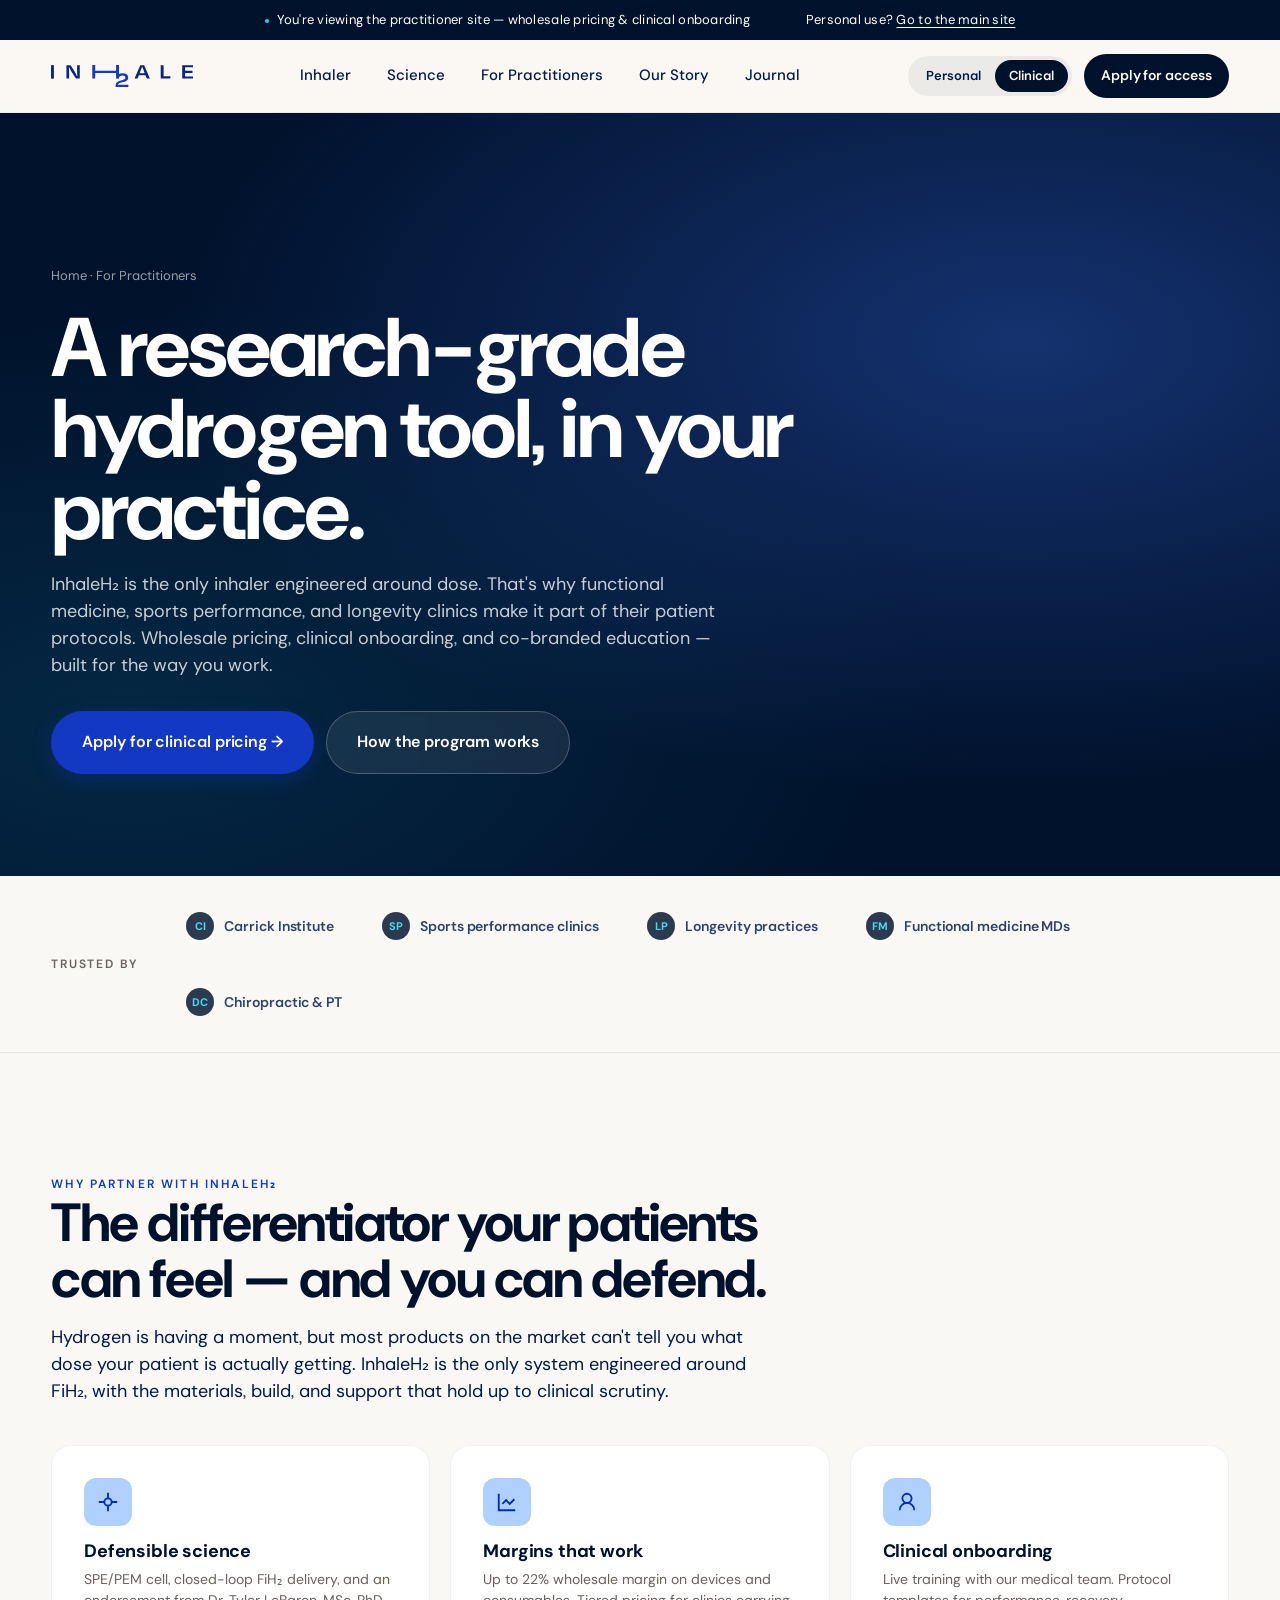
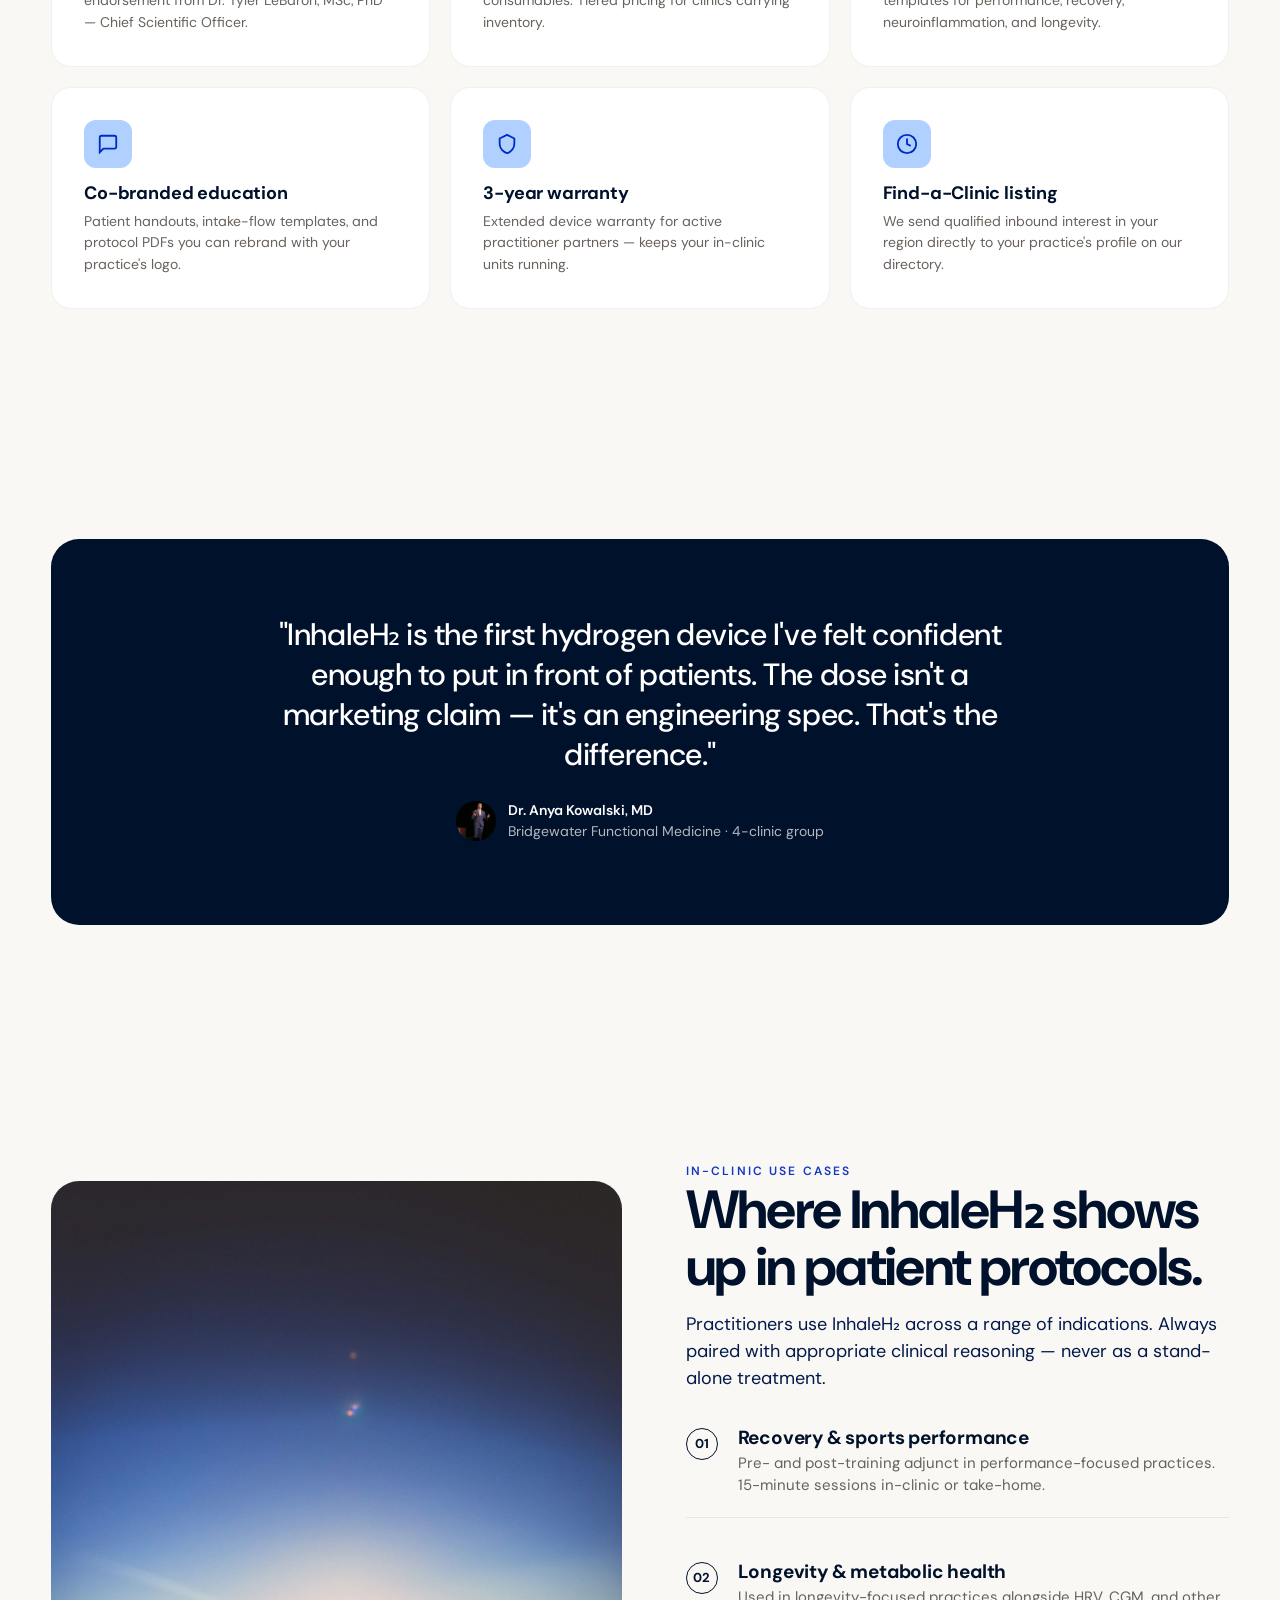
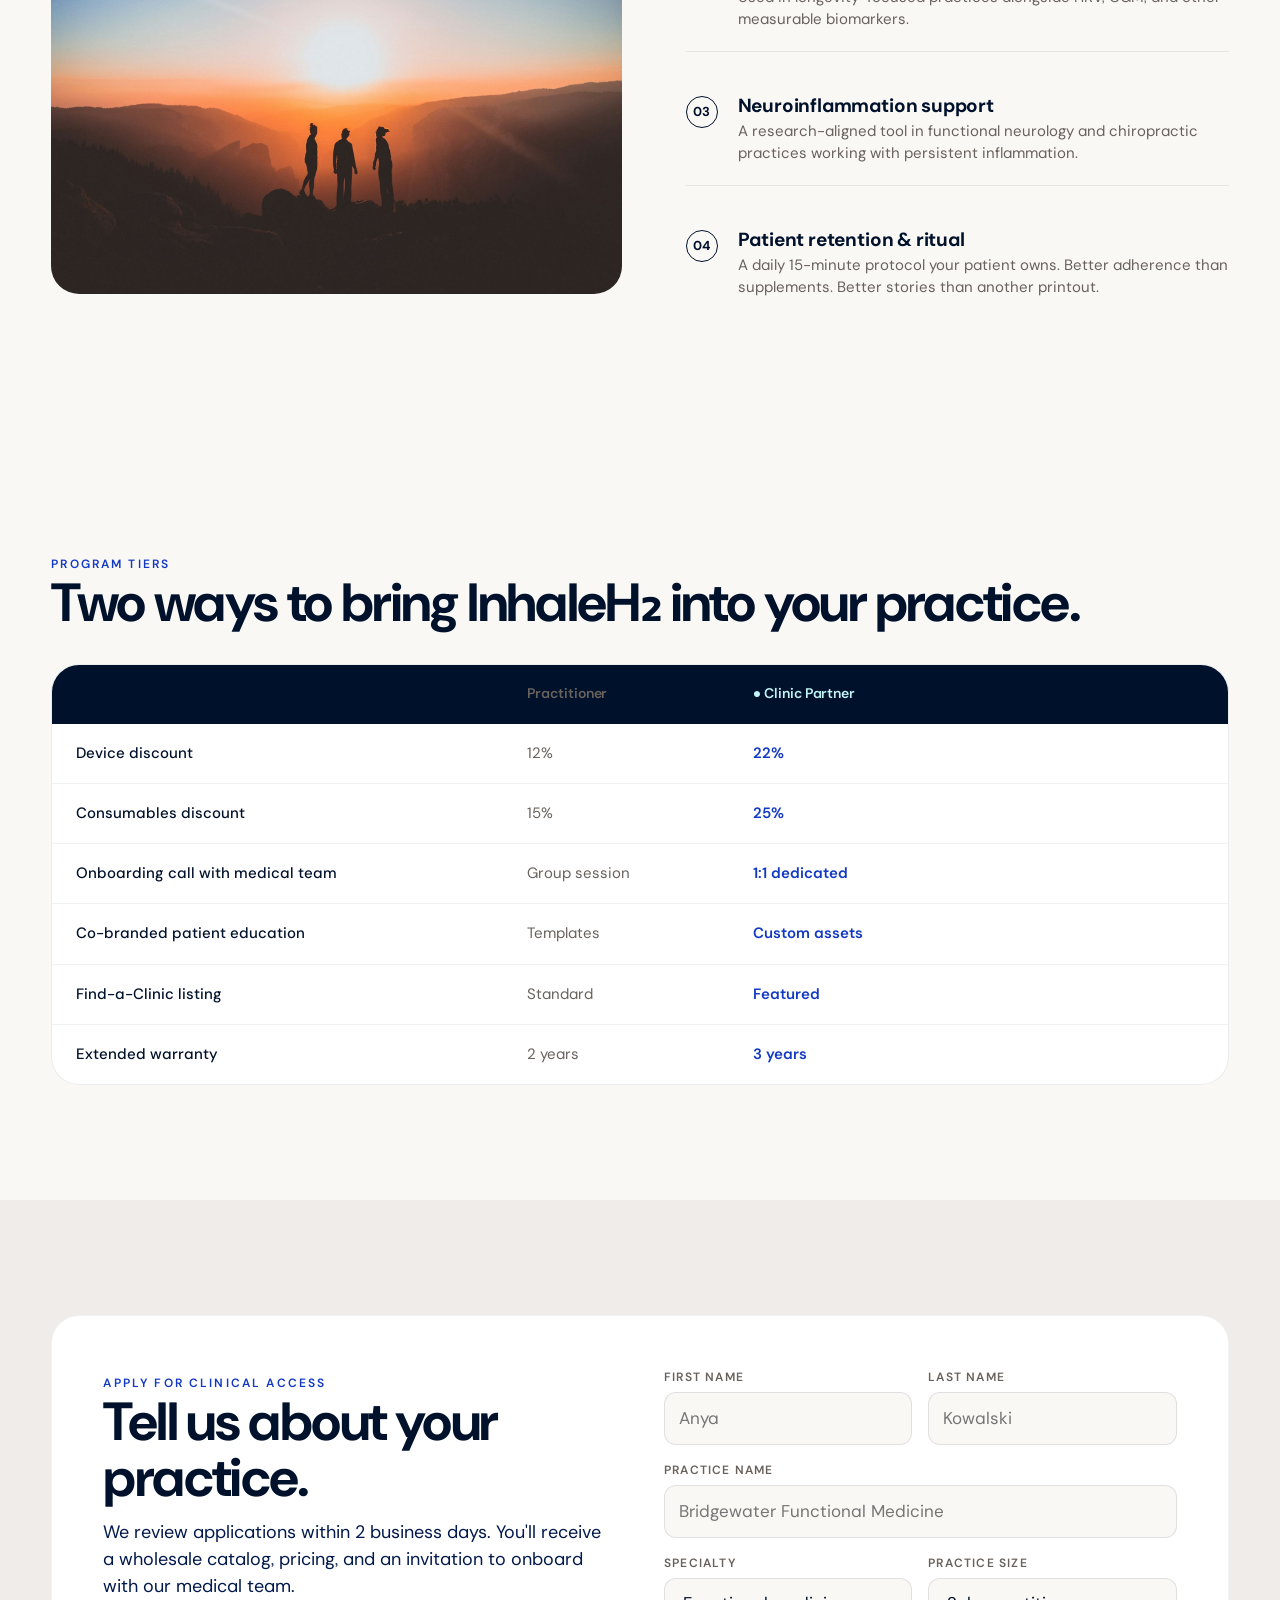
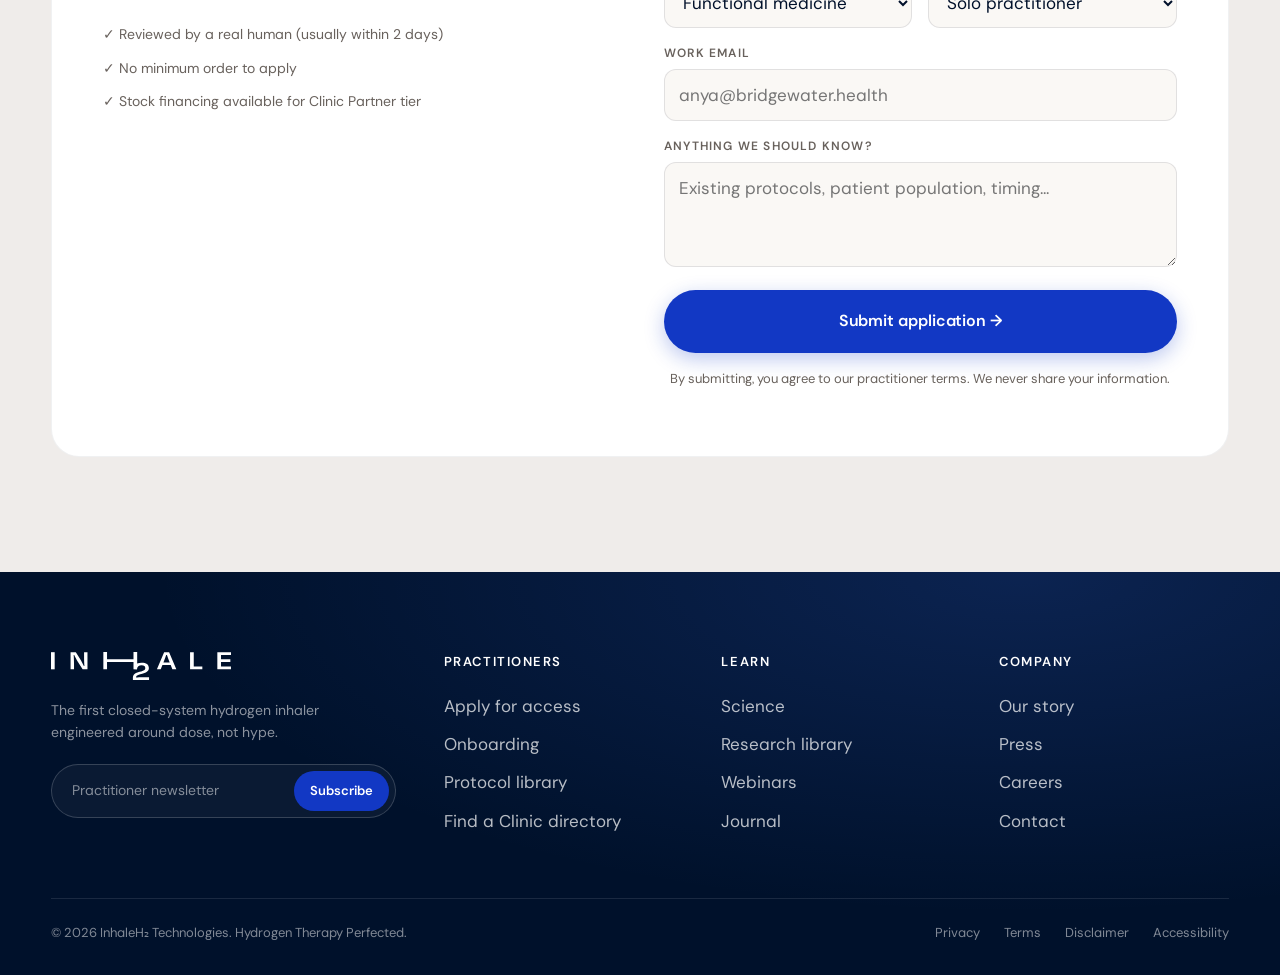
<file: practitioners.html>
<!doctype html>
<html lang="en">
<head>
<meta charset="utf-8" />
<title>For Practitioners — InhaleH₂</title>
<meta name="viewport" content="width=device-width, initial-scale=1" />
<meta name="description" content="A research-grade hydrogen inhaler for clinics, sports performance, and longevity practices. Wholesale pricing, clinical onboarding, and protocol support." />
<link rel="icon" type="image/svg+xml" href="assets/img/icon-blue.svg" />
<link rel="stylesheet" href="assets/css/style.css" />
</head>
<body>

<div class="announce">
  <div class="container announce-track">
    <span><span class="announce-dot"></span>You're viewing the practitioner site — wholesale pricing &amp; clinical onboarding</span>
    <span>Personal use? <a href="index.html">Go to the main site</a></span>
  </div>
</div>

<header class="nav">
  <div class="container nav-inner">
    <a class="nav-logo" href="index.html"><img src="assets/img/logo-color.svg" alt="InhaleH2" /></a>
    <nav class="nav-links">
      <a href="product.html">Inhaler</a>
      <a href="science.html">Science</a>
      <a href="practitioners.html">For Practitioners</a>
      <a href="story.html">Our Story</a>
      <a href="journal.html">Journal</a>
    </nav>
    <div class="nav-actions">
      <div class="audience-toggle">
        <button data-target="index.html">Personal</button>
        <button class="active" data-target="practitioners.html">Clinical</button>
      </div>
      <a class="btn btn--ink btn--sm" href="#apply">Apply for access</a>
    </div>
  </div>
</header>

<!-- Page hero -->
<section class="page-hero">
  <div class="container">
    <div class="breadcrumb"><a href="index.html">Home</a> · <span>For Practitioners</span></div>
    <h1>A research-grade hydrogen tool, in your practice.</h1>
    <p class="lead">InhaleH₂ is the only inhaler engineered around dose. That's why functional medicine, sports performance, and longevity clinics make it part of their patient protocols. Wholesale pricing, clinical onboarding, and co-branded education — built for the way you work.</p>
    <div style="display: flex; gap: 12px; margin-top: 32px; flex-wrap: wrap;">
      <a class="btn btn--primary btn--lg" href="#apply">Apply for clinical pricing →</a>
      <a class="btn btn--ghost-light btn--lg" href="#how">How the program works</a>
    </div>
  </div>
</section>

<!-- Trust strip -->
<section class="trust-strip">
  <div class="container trust-strip-inner">
    <div class="trust-strip-label">Trusted by</div>
    <div class="trust-logos">
      <div><span class="badge-mark">CI</span> Carrick Institute</div>
      <div><span class="badge-mark">SP</span> Sports performance clinics</div>
      <div><span class="badge-mark">LP</span> Longevity practices</div>
      <div><span class="badge-mark">FM</span> Functional medicine MDs</div>
      <div><span class="badge-mark">DC</span> Chiropractic &amp; PT</div>
    </div>
  </div>
</section>

<!-- Why partner -->
<section class="section" id="how">
  <div class="container">
    <div style="max-width: 720px;">
      <span class="eyebrow">Why partner with InhaleH₂</span>
      <h2>The differentiator your patients can feel — and you can defend.</h2>
      <p class="lead">Hydrogen is having a moment, but most products on the market can't tell you what dose your patient is actually getting. InhaleH₂ is the only system engineered around FiH₂, with the materials, build, and support that hold up to clinical scrutiny.</p>
    </div>
    <div class="value-grid">
      <div class="value-card">
        <div class="ico"><svg width="22" height="22" viewBox="0 0 24 24" fill="none" stroke="currentColor" stroke-width="2"><path d="M12 2v6M12 16v6M2 12h6M16 12h6"/><circle cx="12" cy="12" r="4"/></svg></div>
        <h4>Defensible science</h4>
        <p>SPE/PEM cell, closed-loop FiH₂ delivery, and an endorsement from Dr. Tyler LeBaron, MSc, PhD — Chief Scientific Officer.</p>
      </div>
      <div class="value-card">
        <div class="ico"><svg width="22" height="22" viewBox="0 0 24 24" fill="none" stroke="currentColor" stroke-width="2"><path d="M3 3v18h18"/><path d="M7 14l4-4 4 4 5-5"/></svg></div>
        <h4>Margins that work</h4>
        <p>Up to 22% wholesale margin on devices and consumables. Tiered pricing for clinics carrying inventory.</p>
      </div>
      <div class="value-card">
        <div class="ico"><svg width="22" height="22" viewBox="0 0 24 24" fill="none" stroke="currentColor" stroke-width="2"><circle cx="12" cy="8" r="5"/><path d="M20 21a8 8 0 0 0-16 0"/></svg></div>
        <h4>Clinical onboarding</h4>
        <p>Live training with our medical team. Protocol templates for performance, recovery, neuroinflammation, and longevity.</p>
      </div>
      <div class="value-card">
        <div class="ico"><svg width="22" height="22" viewBox="0 0 24 24" fill="none" stroke="currentColor" stroke-width="2"><path d="M21 15a2 2 0 0 1-2 2H7l-4 4V5a2 2 0 0 1 2-2h14a2 2 0 0 1 2 2z"/></svg></div>
        <h4>Co-branded education</h4>
        <p>Patient handouts, intake-flow templates, and protocol PDFs you can rebrand with your practice's logo.</p>
      </div>
      <div class="value-card">
        <div class="ico"><svg width="22" height="22" viewBox="0 0 24 24" fill="none" stroke="currentColor" stroke-width="2"><path d="M12 2 4 6v6c0 5 4 9 8 10 4-1 8-5 8-10V6z"/></svg></div>
        <h4>3-year warranty</h4>
        <p>Extended device warranty for active practitioner partners — keeps your in-clinic units running.</p>
      </div>
      <div class="value-card">
        <div class="ico"><svg width="22" height="22" viewBox="0 0 24 24" fill="none" stroke="currentColor" stroke-width="2"><circle cx="12" cy="12" r="10"/><path d="M12 6v6l4 2"/></svg></div>
        <h4>Find-a-Clinic listing</h4>
        <p>We send qualified inbound interest in your region directly to your practice's profile on our directory.</p>
      </div>
    </div>
  </div>
</section>

<!-- Case quote -->
<section class="section">
  <div class="container">
    <div class="case-quote">
      <p class="q">"InhaleH₂ is the first hydrogen device I've felt confident enough to put in front of patients. The dose isn't a marketing claim — it's an engineering spec. That's the difference."</p>
      <div class="who">
        <img src="assets/img/profile-2.jpg" alt="" />
        <div style="text-align: left;">
          <div style="color: #fff; font-weight: 600;">Dr. Anya Kowalski, MD</div>
          <div>Bridgewater Functional Medicine · 4-clinic group</div>
        </div>
      </div>
    </div>
  </div>
</section>

<!-- ROI / In-clinic use cases -->
<section class="section problem">
  <div class="container problem-grid">
    <div class="problem-image">
      <img src="assets/img/atm-people-1.jpg" alt="Clinical setting" />
    </div>
    <div>
      <span class="eyebrow">In-clinic use cases</span>
      <h2>Where InhaleH₂ shows up in patient protocols.</h2>
      <p class="lead">Practitioners use InhaleH₂ across a range of indications. Always paired with appropriate clinical reasoning — never as a stand-alone treatment.</p>
      <div class="problem-points">
        <div class="pt"><span class="num">01</span><div><h4>Recovery &amp; sports performance</h4><p>Pre- and post-training adjunct in performance-focused practices. 15-minute sessions in-clinic or take-home.</p></div></div>
        <div class="pt"><span class="num">02</span><div><h4>Longevity &amp; metabolic health</h4><p>Used in longevity-focused practices alongside HRV, CGM, and other measurable biomarkers.</p></div></div>
        <div class="pt"><span class="num">03</span><div><h4>Neuroinflammation support</h4><p>A research-aligned tool in functional neurology and chiropractic practices working with persistent inflammation.</p></div></div>
        <div class="pt"><span class="num">04</span><div><h4>Patient retention &amp; ritual</h4><p>A daily 15-minute protocol your patient owns. Better adherence than supplements. Better stories than another printout.</p></div></div>
      </div>
    </div>
  </div>
</section>

<!-- Program tiers -->
<section class="section compare">
  <div class="container">
    <span class="eyebrow">Program tiers</span>
    <h2>Two ways to bring InhaleH₂ into your practice.</h2>
    <div class="compare-table" style="margin-top: var(--s-8);">
      <div class="compare-row compare-head">
        <div class="compare-cell">&nbsp;</div>
        <div class="compare-cell">Practitioner</div>
        <div class="compare-cell ours">● Clinic Partner</div>
        <div class="compare-cell">&nbsp;</div>
      </div>
      <div class="compare-row">
        <div class="compare-cell feature">Device discount</div>
        <div class="compare-cell">12%</div>
        <div class="compare-cell win">22%</div>
        <div class="compare-cell"></div>
      </div>
      <div class="compare-row">
        <div class="compare-cell feature">Consumables discount</div>
        <div class="compare-cell">15%</div>
        <div class="compare-cell win">25%</div>
        <div class="compare-cell"></div>
      </div>
      <div class="compare-row">
        <div class="compare-cell feature">Onboarding call with medical team</div>
        <div class="compare-cell">Group session</div>
        <div class="compare-cell win">1:1 dedicated</div>
        <div class="compare-cell"></div>
      </div>
      <div class="compare-row">
        <div class="compare-cell feature">Co-branded patient education</div>
        <div class="compare-cell">Templates</div>
        <div class="compare-cell win">Custom assets</div>
        <div class="compare-cell"></div>
      </div>
      <div class="compare-row">
        <div class="compare-cell feature">Find-a-Clinic listing</div>
        <div class="compare-cell">Standard</div>
        <div class="compare-cell win">Featured</div>
        <div class="compare-cell"></div>
      </div>
      <div class="compare-row">
        <div class="compare-cell feature">Extended warranty</div>
        <div class="compare-cell">2 years</div>
        <div class="compare-cell win">3 years</div>
        <div class="compare-cell"></div>
      </div>
    </div>
  </div>
</section>

<!-- Apply form -->
<section class="section apply" id="apply">
  <div class="container">
    <div class="apply-card">
      <div>
        <span class="eyebrow">Apply for clinical access</span>
        <h2>Tell us about your practice.</h2>
        <p class="lead">We review applications within 2 business days. You'll receive a wholesale catalog, pricing, and an invitation to onboard with our medical team.</p>
        <div style="margin-top: var(--s-6); display: grid; gap: var(--s-3); font-size: 14px; color: var(--slate);">
          <div>✓ Reviewed by a real human (usually within 2 days)</div>
          <div>✓ No minimum order to apply</div>
          <div>✓ Stock financing available for Clinic Partner tier</div>
        </div>
      </div>
      <form class="apply-form">
        <div class="row-2">
          <div class="field">
            <label>First name</label>
            <input type="text" placeholder="Anya" />
          </div>
          <div class="field">
            <label>Last name</label>
            <input type="text" placeholder="Kowalski" />
          </div>
        </div>
        <div class="field">
          <label>Practice name</label>
          <input type="text" placeholder="Bridgewater Functional Medicine" />
        </div>
        <div class="row-2">
          <div class="field">
            <label>Specialty</label>
            <select>
              <option>Functional medicine</option>
              <option>Sports medicine / performance</option>
              <option>Chiropractic / Physical therapy</option>
              <option>Naturopathy</option>
              <option>Longevity / Anti-aging</option>
              <option>Other</option>
            </select>
          </div>
          <div class="field">
            <label>Practice size</label>
            <select>
              <option>Solo practitioner</option>
              <option>2–5 providers</option>
              <option>6–15 providers</option>
              <option>15+ providers</option>
            </select>
          </div>
        </div>
        <div class="field">
          <label>Work email</label>
          <input type="email" placeholder="anya@bridgewater.health" />
        </div>
        <div class="field">
          <label>Anything we should know?</label>
          <textarea rows="3" placeholder="Existing protocols, patient population, timing..."></textarea>
        </div>
        <button class="btn btn--primary btn--lg" style="justify-content: center;">Submit application →</button>
        <p class="small" style="text-align: center; color: var(--slate);">By submitting, you agree to our practitioner terms. We never share your information.</p>
      </form>
    </div>
  </div>
</section>

<footer class="footer">
  <div class="container footer-inner">
    <div class="footer-top">
      <div class="footer-brand">
        <img src="assets/img/logo-white.svg" alt="InhaleH2" />
        <p>The first closed-system hydrogen inhaler engineered around dose, not hype.</p>
        <div class="newsletter"><input type="email" placeholder="Practitioner newsletter" /><button>Subscribe</button></div>
      </div>
      <div class="footer-col"><h5>Practitioners</h5><ul><li><a href="#apply">Apply for access</a></li><li><a href="#">Onboarding</a></li><li><a href="#">Protocol library</a></li><li><a href="#">Find a Clinic directory</a></li></ul></div>
      <div class="footer-col"><h5>Learn</h5><ul><li><a href="science.html">Science</a></li><li><a href="#">Research library</a></li><li><a href="#">Webinars</a></li><li><a href="journal.html">Journal</a></li></ul></div>
      <div class="footer-col"><h5>Company</h5><ul><li><a href="story.html">Our story</a></li><li><a href="#">Press</a></li><li><a href="#">Careers</a></li><li><a href="#">Contact</a></li></ul></div>
    </div>
    <div class="footer-bottom">
      <div>© 2026 InhaleH₂ Technologies. Hydrogen Therapy Perfected.</div>
      <div class="legal"><a href="#">Privacy</a><a href="#">Terms</a><a href="#">Disclaimer</a><a href="#">Accessibility</a></div>
    </div>
  </div>
</footer>

<script src="assets/js/site.js"></script>
</file>
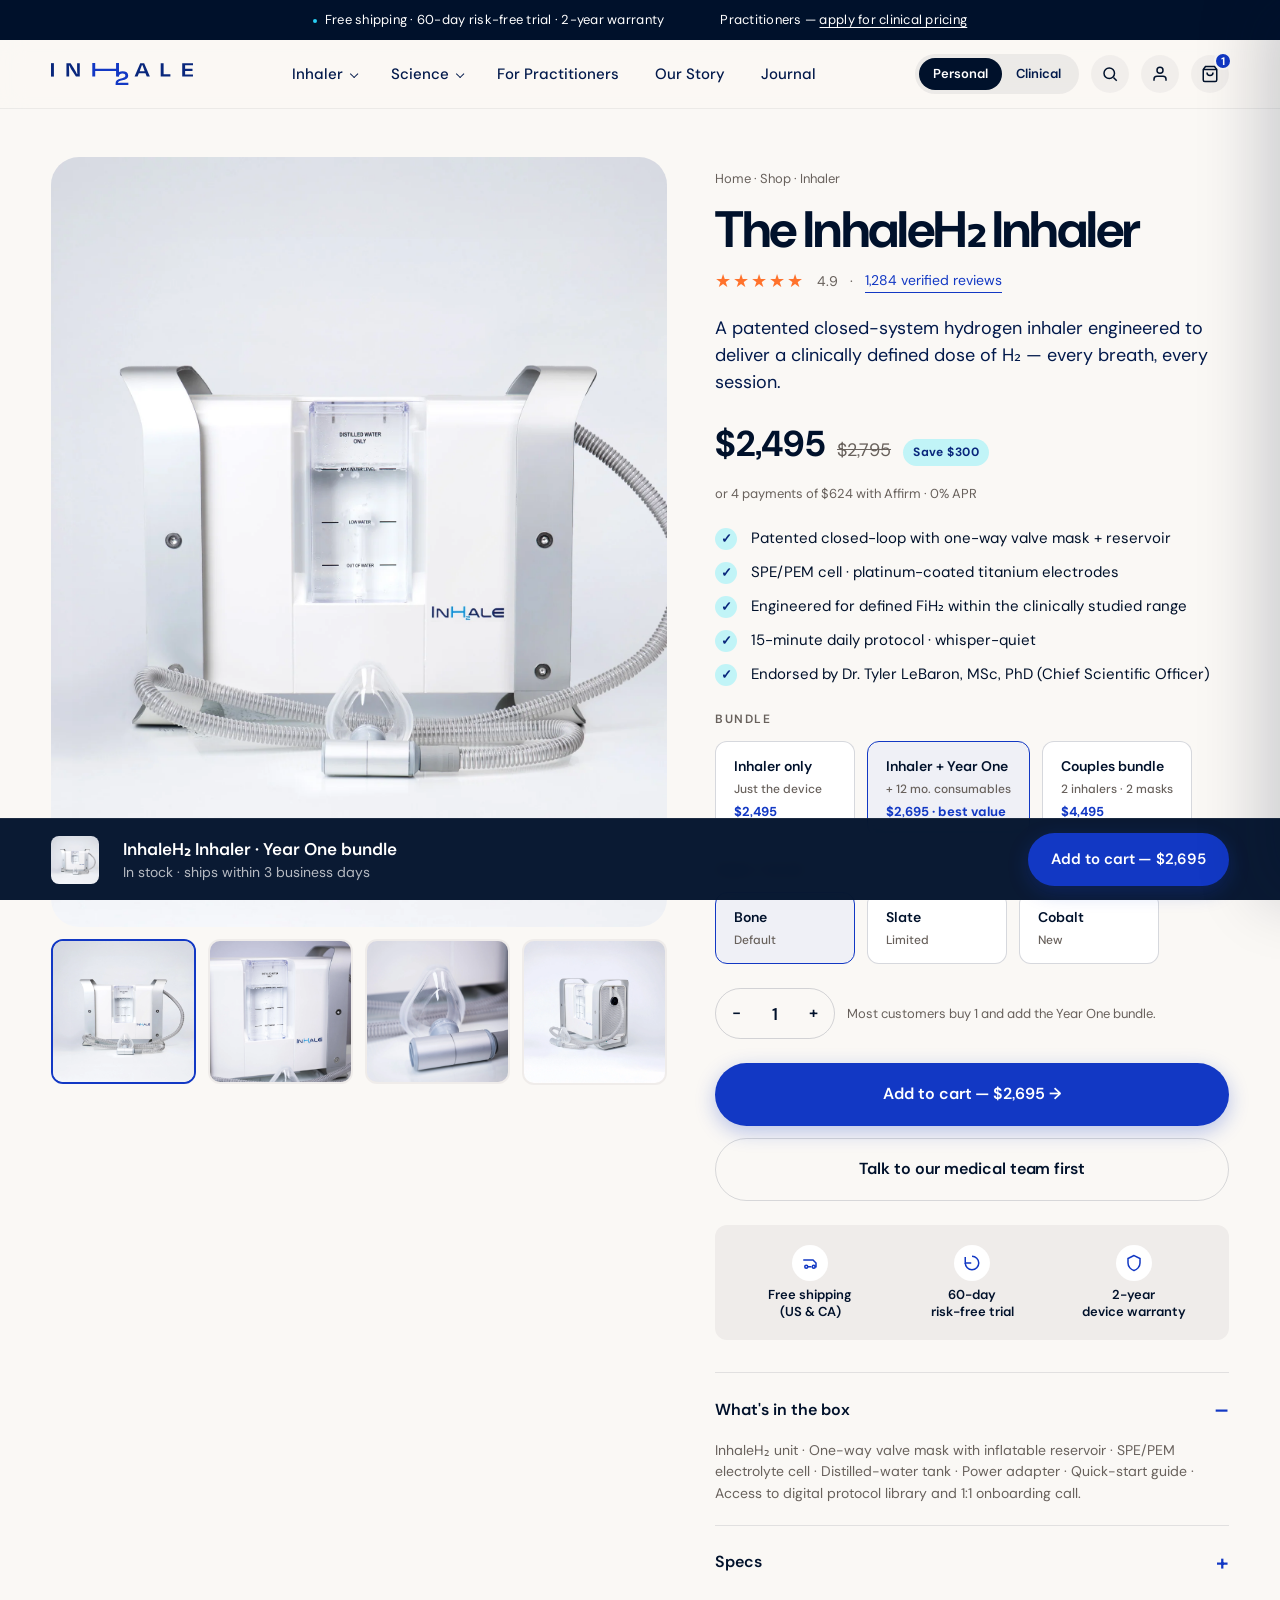
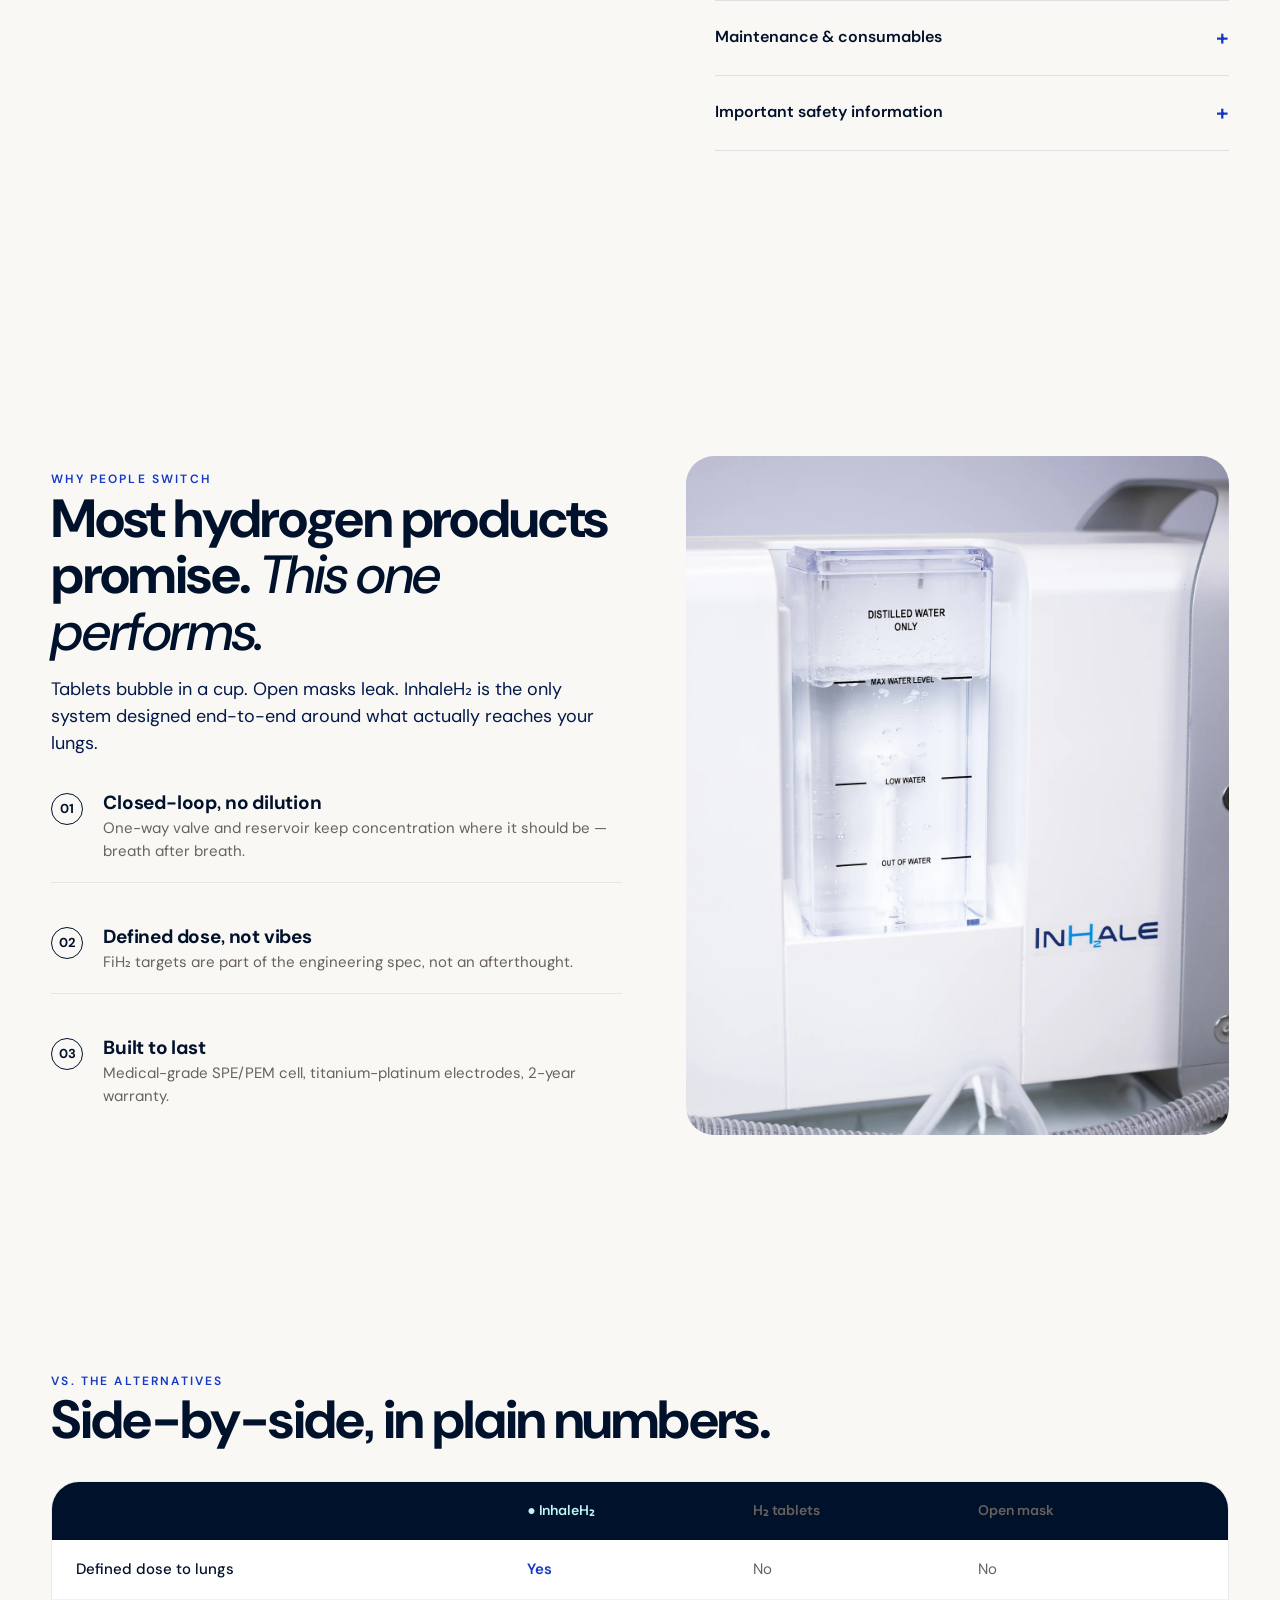
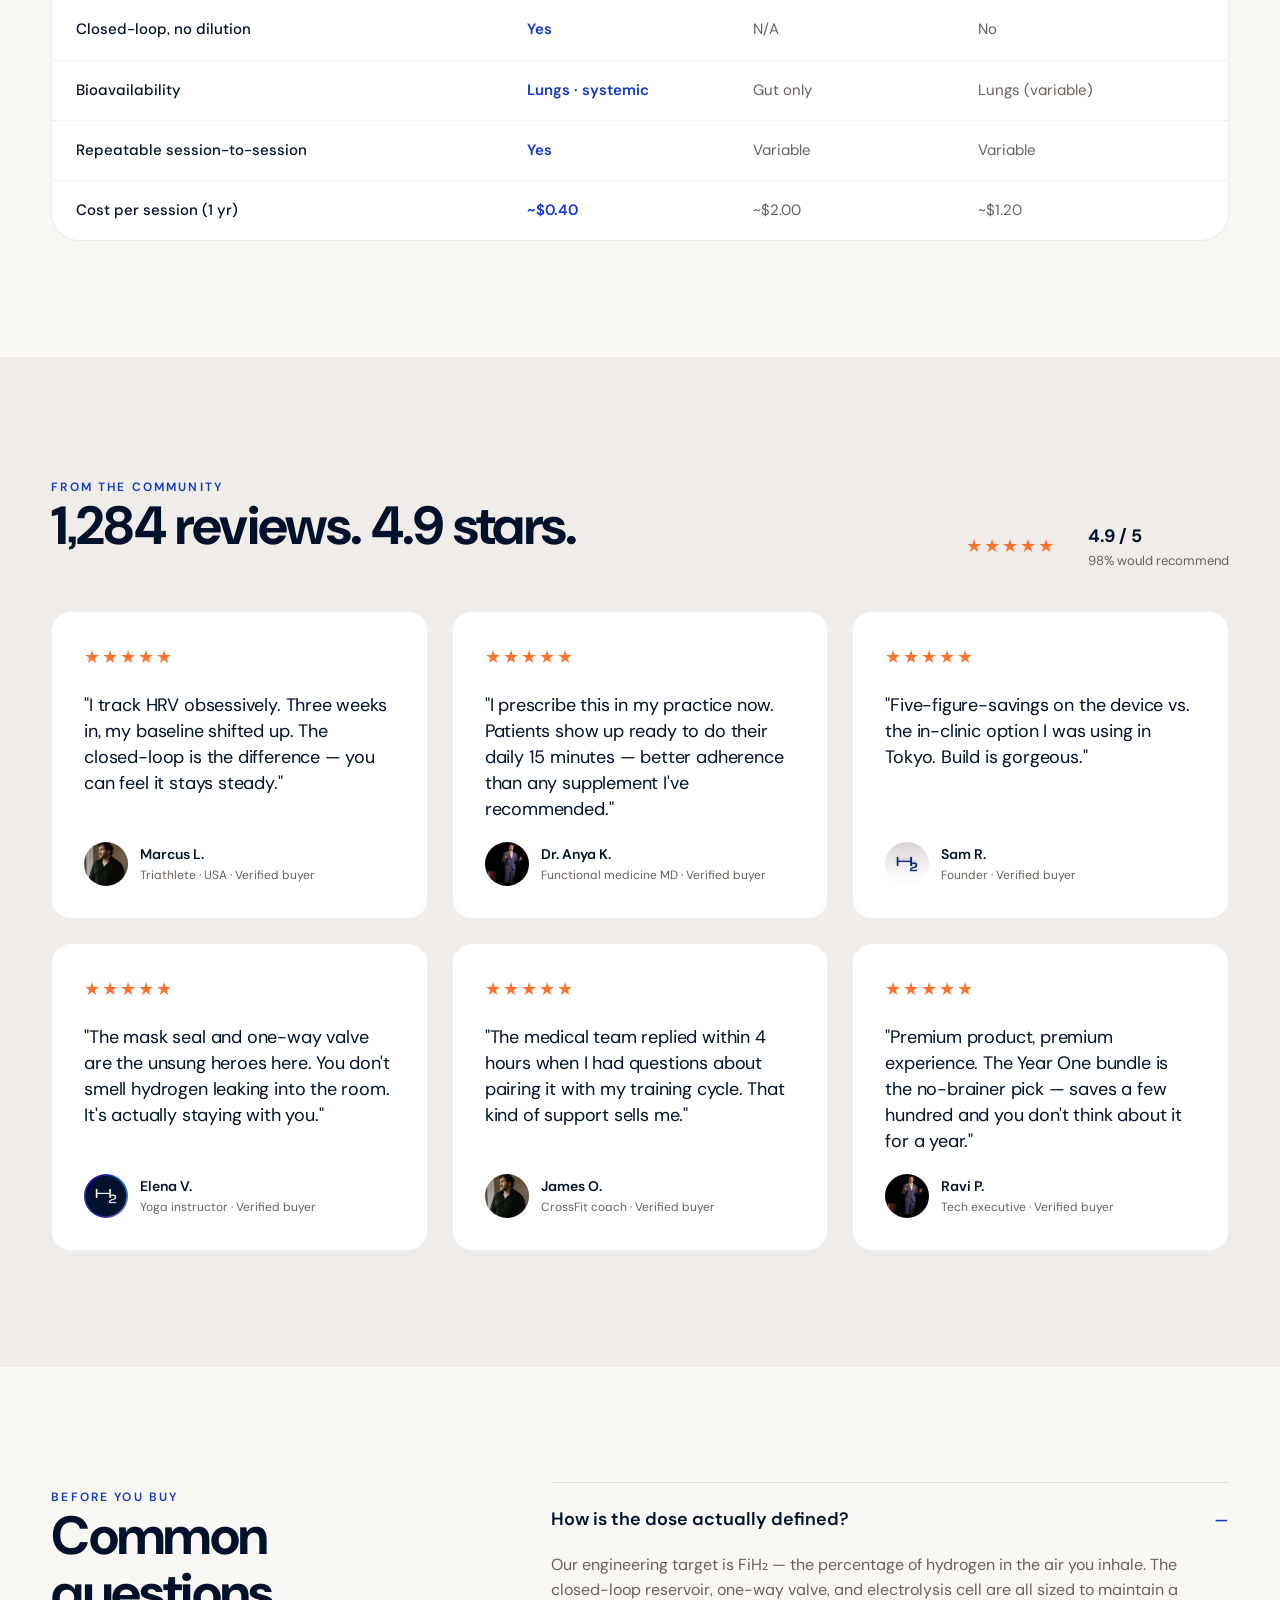
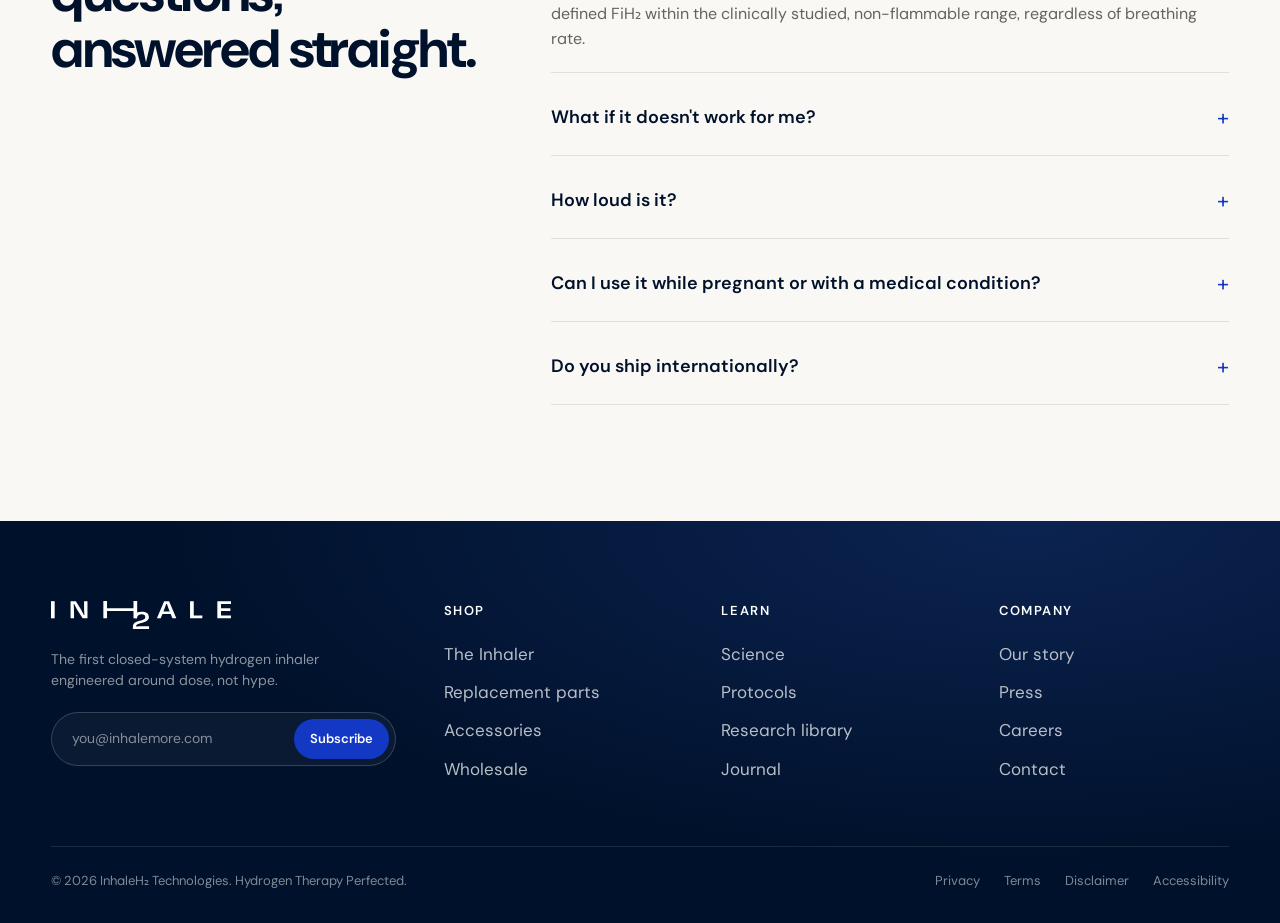
<file: product.html>
<!doctype html>
<html lang="en">
<head>
<meta charset="utf-8" />
<title>InhaleH₂ Inhaler — Hydrogen Therapy Perfected</title>
<meta name="viewport" content="width=device-width, initial-scale=1" />
<meta name="description" content="The InhaleH₂ closed-system hydrogen inhaler. Patented one-way valve, SPE/PEM cell, defined FiH₂ delivery." />
<link rel="icon" type="image/svg+xml" href="assets/img/icon-blue.svg" />
<link rel="stylesheet" href="assets/css/style.css" />
</head>
<body>

<div class="announce">
  <div class="container announce-track">
    <span><span class="announce-dot"></span>Free shipping · 60-day risk-free trial · 2-year warranty</span>
    <span>Practitioners — <a href="practitioners.html">apply for clinical pricing</a></span>
  </div>
</div>

<header class="nav">
  <div class="container nav-inner">
    <a class="nav-logo" href="index.html"><img src="assets/img/logo-color.svg" alt="InhaleH2" /></a>
    <nav class="nav-links">
      <a href="product.html" class="has-mega">Inhaler</a>
      <a href="science.html" class="has-mega">Science</a>
      <a href="practitioners.html">For Practitioners</a>
      <a href="story.html">Our Story</a>
      <a href="journal.html">Journal</a>
    </nav>
    <div class="nav-actions">
      <div class="audience-toggle">
        <button class="active" data-target="index.html">Personal</button>
        <button data-target="practitioners.html">Clinical</button>
      </div>
      <button class="icon-btn" aria-label="Search">
        <svg width="18" height="18" viewBox="0 0 24 24" fill="none" stroke="currentColor" stroke-width="2"><circle cx="11" cy="11" r="7"/><line x1="21" y1="21" x2="16.65" y2="16.65"/></svg>
      </button>
      <button class="icon-btn" aria-label="Account">
        <svg width="18" height="18" viewBox="0 0 24 24" fill="none" stroke="currentColor" stroke-width="2"><path d="M20 21v-2a4 4 0 0 0-4-4H8a4 4 0 0 0-4 4v2"/><circle cx="12" cy="7" r="4"/></svg>
      </button>
      <button class="icon-btn" data-cart-open aria-label="Cart">
        <svg width="18" height="18" viewBox="0 0 24 24" fill="none" stroke="currentColor" stroke-width="2"><path d="M6 2 3 6v14a2 2 0 0 0 2 2h14a2 2 0 0 0 2-2V6l-3-4Z"/><path d="M3 6h18"/><path d="M16 10a4 4 0 0 1-8 0"/></svg>
        <span class="badge">1</span>
      </button>
    </div>
  </div>
</header>

<!-- PDP -->
<section class="pdp">
  <div class="container pdp-grid">
    <!-- Gallery -->
    <div class="gallery">
      <div class="gallery-main">
        <img src="assets/img/product-main.webp" alt="InhaleH2 inhaler" />
      </div>
      <div class="gallery-thumbs">
        <button class="active" data-full="assets/img/product-main.webp"><img src="assets/img/product-main.webp" alt="" /></button>
        <button data-full="assets/img/product-detail.webp"><img src="assets/img/product-detail.webp" alt="" /></button>
        <button data-full="assets/img/product-mask.webp"><img src="assets/img/product-mask.webp" alt="" /></button>
        <button data-full="assets/img/product-right.webp"><img src="assets/img/product-right.webp" alt="" /></button>
      </div>
    </div>

    <!-- Info -->
    <div class="pdp-info">
      <div class="breadcrumb"><a href="index.html">Home</a> · <a href="#">Shop</a> · <span>Inhaler</span></div>
      <h1>The InhaleH₂ Inhaler</h1>
      <div class="pdp-rating">
        <span class="stars">★★★★★</span>
        <span>4.9</span>
        <span>·</span>
        <a href="#reviews" style="color: var(--blue-500); border-bottom: 1px solid currentColor; padding-bottom: 1px;">1,284 verified reviews</a>
      </div>
      <p class="lead" style="margin: var(--s-4) 0;">A patented closed-system hydrogen inhaler engineered to deliver a clinically defined dose of H₂ — every breath, every session.</p>

      <div class="pdp-price">
        <span class="now">$2,495</span>
        <span class="was">$2,795</span>
        <span class="save">Save $300</span>
      </div>
      <div class="pdp-finance">or 4 payments of $624 with Affirm · 0% APR</div>

      <ul class="pdp-bullets">
        <li><span class="check">✓</span> Patented closed-loop with one-way valve mask + reservoir</li>
        <li><span class="check">✓</span> SPE/PEM cell · platinum-coated titanium electrodes</li>
        <li><span class="check">✓</span> Engineered for defined FiH₂ within the clinically studied range</li>
        <li><span class="check">✓</span> 15-minute daily protocol · whisper-quiet</li>
        <li><span class="check">✓</span> Endorsed by Dr. Tyler LeBaron, MSc, PhD (Chief Scientific Officer)</li>
      </ul>

      <!-- Variants -->
      <div class="variant-row">
        <div class="label">Bundle</div>
        <div class="variant-options">
          <button class="variant"><span>Inhaler only</span><span class="sub">Just the device</span><span class="price-tag">$2,495</span></button>
          <button class="variant selected"><span>Inhaler + Year One</span><span class="sub">+ 12 mo. consumables</span><span class="price-tag">$2,695 · best value</span></button>
          <button class="variant"><span>Couples bundle</span><span class="sub">2 inhalers · 2 masks</span><span class="price-tag">$4,495</span></button>
        </div>
      </div>

      <div class="variant-row">
        <div class="label">Mask color</div>
        <div class="variant-options">
          <button class="variant selected"><span>Bone</span><span class="sub">Default</span></button>
          <button class="variant"><span>Slate</span><span class="sub">Limited</span></button>
          <button class="variant"><span>Cobalt</span><span class="sub">New</span></button>
        </div>
      </div>

      <div class="qty-row">
        <div class="qty">
          <button data-qty-minus aria-label="Decrease">−</button>
          <span class="val">1</span>
          <button data-qty-plus aria-label="Increase">+</button>
        </div>
        <div class="small">Most customers buy 1 and add the Year One bundle.</div>
      </div>

      <div class="cta-row">
        <a class="btn btn--primary btn--lg" href="#" data-cart-open>Add to cart — $2,695 →</a>
        <a class="btn btn--ghost" href="#">Talk to our medical team first</a>
      </div>

      <div class="assurance">
        <div class="a">
          <div class="ico"><svg width="18" height="18" viewBox="0 0 24 24" fill="none" stroke="currentColor" stroke-width="2"><path d="M3 8h13l4 4v5h-2"/><path d="M14 17H9"/><circle cx="7" cy="17" r="2"/><circle cx="17" cy="17" r="2"/></svg></div>
          <div class="t">Free shipping<br/>(US &amp; CA)</div>
        </div>
        <div class="a">
          <div class="ico"><svg width="18" height="18" viewBox="0 0 24 24" fill="none" stroke="currentColor" stroke-width="2"><path d="M3 12a9 9 0 1 0 9-9"/><polyline points="3 4 3 12 11 12"/></svg></div>
          <div class="t">60-day<br/>risk-free trial</div>
        </div>
        <div class="a">
          <div class="ico"><svg width="18" height="18" viewBox="0 0 24 24" fill="none" stroke="currentColor" stroke-width="2"><path d="M12 2 4 6v6c0 5 4 9 8 10 4-1 8-5 8-10V6z"/></svg></div>
          <div class="t">2-year<br/>device warranty</div>
        </div>
      </div>

      <!-- Detail accordions -->
      <div class="pdp-details">
        <details open>
          <summary>What's in the box</summary>
          <p>InhaleH₂ unit · One-way valve mask with inflatable reservoir · SPE/PEM electrolyte cell · Distilled-water tank · Power adapter · Quick-start guide · Access to digital protocol library and 1:1 onboarding call.</p>
        </details>
        <details>
          <summary>Specs</summary>
          <p>Output: defined FiH₂, clinically studied non-flammable range. Cell: SPE/PEM with platinum-coated titanium. Material: medical-grade polymers and stainless components. Dimensions: 28 × 22 × 22 cm · 4.6 kg. Power: 100–240V universal. Sound: &lt;38 dB.</p>
        </details>
        <details>
          <summary>Maintenance &amp; consumables</summary>
          <p>Replace mask + reservoir every 6 months ($59). Cell typically lasts 18–24 months of daily use. The Year One bundle includes everything you need for the first 12 months.</p>
        </details>
        <details>
          <summary>Important safety information</summary>
          <p>InhaleH₂ is not an FDA-cleared medical device and is intended for wellness and research-aligned use. Not a treatment for any disease. Consult your healthcare provider before starting any new wellness protocol, especially if you have an existing medical condition.</p>
        </details>
      </div>
    </div>
  </div>
</section>

<!-- Sticky add-to-cart bar -->
<div class="pdp-sticky">
  <div class="container pdp-sticky-inner">
    <img src="assets/img/product-main.webp" alt="" style="width: 48px; height: 48px; border-radius: 8px; object-fit: cover;" />
    <div>
      <div class="name">InhaleH₂ Inhaler · Year One bundle</div>
      <div class="pr">In stock · ships within 3 business days</div>
    </div>
    <a class="btn btn--primary" href="#" data-cart-open>Add to cart — $2,695</a>
  </div>
</div>

<!-- Why it's different -->
<section class="section problem">
  <div class="container problem-grid">
    <div>
      <span class="eyebrow">Why people switch</span>
      <h2>Most hydrogen products promise. <em class="italic-display">This one performs.</em></h2>
      <p class="lead">Tablets bubble in a cup. Open masks leak. InhaleH₂ is the only system designed end-to-end around what actually reaches your lungs.</p>
      <div class="problem-points">
        <div class="pt"><span class="num">01</span><div><h4>Closed-loop, no dilution</h4><p>One-way valve and reservoir keep concentration where it should be — breath after breath.</p></div></div>
        <div class="pt"><span class="num">02</span><div><h4>Defined dose, not vibes</h4><p>FiH₂ targets are part of the engineering spec, not an afterthought.</p></div></div>
        <div class="pt"><span class="num">03</span><div><h4>Built to last</h4><p>Medical-grade SPE/PEM cell, titanium-platinum electrodes, 2-year warranty.</p></div></div>
      </div>
    </div>
    <div class="problem-image">
      <img src="assets/img/product-detail.webp" alt="Mask detail" />
    </div>
  </div>
</section>

<!-- Compare -->
<section class="section compare">
  <div class="container">
    <span class="eyebrow">vs. the alternatives</span>
    <h2>Side-by-side, in plain numbers.</h2>
    <div class="compare-table">
      <div class="compare-row compare-head">
        <div class="compare-cell">&nbsp;</div>
        <div class="compare-cell ours">● InhaleH₂</div>
        <div class="compare-cell">H₂ tablets</div>
        <div class="compare-cell">Open mask</div>
      </div>
      <div class="compare-row">
        <div class="compare-cell feature">Defined dose to lungs</div>
        <div class="compare-cell win">Yes</div>
        <div class="compare-cell">No</div>
        <div class="compare-cell">No</div>
      </div>
      <div class="compare-row">
        <div class="compare-cell feature">Closed-loop, no dilution</div>
        <div class="compare-cell win">Yes</div>
        <div class="compare-cell">N/A</div>
        <div class="compare-cell">No</div>
      </div>
      <div class="compare-row">
        <div class="compare-cell feature">Bioavailability</div>
        <div class="compare-cell win">Lungs · systemic</div>
        <div class="compare-cell">Gut only</div>
        <div class="compare-cell">Lungs (variable)</div>
      </div>
      <div class="compare-row">
        <div class="compare-cell feature">Repeatable session-to-session</div>
        <div class="compare-cell win">Yes</div>
        <div class="compare-cell">Variable</div>
        <div class="compare-cell">Variable</div>
      </div>
      <div class="compare-row">
        <div class="compare-cell feature">Cost per session (1 yr)</div>
        <div class="compare-cell win">~$0.40</div>
        <div class="compare-cell">~$2.00</div>
        <div class="compare-cell">~$1.20</div>
      </div>
    </div>
  </div>
</section>

<!-- Reviews -->
<section class="section reviews" id="reviews">
  <div class="container">
    <div class="reviews-head">
      <div>
        <span class="eyebrow">From the community</span>
        <h2>1,284 reviews. 4.9 stars.</h2>
      </div>
      <div class="reviews-stats">
        <div><span class="stars">★★★★★</span></div>
        <div>
          <div style="font-weight: 700; font-size: 18px;">4.9 / 5</div>
          <div class="small">98% would recommend</div>
        </div>
      </div>
    </div>
    <div class="reviews-grid">
      <div class="review-card">
        <div class="stars">★★★★★</div>
        <p class="quote">"I track HRV obsessively. Three weeks in, my baseline shifted up. The closed-loop is the difference — you can feel it stays steady."</p>
        <div class="review-meta">
          <img src="assets/img/profile-1.jpg" alt="" />
          <div><div class="who">Marcus L.</div><div class="role">Triathlete · USA · Verified buyer</div></div>
        </div>
      </div>
      <div class="review-card">
        <div class="stars">★★★★★</div>
        <p class="quote">"I prescribe this in my practice now. Patients show up ready to do their daily 15 minutes — better adherence than any supplement I've recommended."</p>
        <div class="review-meta">
          <img src="assets/img/profile-2.jpg" alt="" />
          <div><div class="who">Dr. Anya K.</div><div class="role">Functional medicine MD · Verified buyer</div></div>
        </div>
      </div>
      <div class="review-card">
        <div class="stars">★★★★★</div>
        <p class="quote">"Five-figure-savings on the device vs. the in-clinic option I was using in Tokyo. Build is gorgeous."</p>
        <div class="review-meta">
          <img src="assets/img/profile-3.jpg" alt="" />
          <div><div class="who">Sam R.</div><div class="role">Founder · Verified buyer</div></div>
        </div>
      </div>
      <div class="review-card">
        <div class="stars">★★★★★</div>
        <p class="quote">"The mask seal and one-way valve are the unsung heroes here. You don't smell hydrogen leaking into the room. It's actually staying with you."</p>
        <div class="review-meta">
          <img src="assets/img/profile-5.jpg" alt="" />
          <div><div class="who">Elena V.</div><div class="role">Yoga instructor · Verified buyer</div></div>
        </div>
      </div>
      <div class="review-card">
        <div class="stars">★★★★★</div>
        <p class="quote">"The medical team replied within 4 hours when I had questions about pairing it with my training cycle. That kind of support sells me."</p>
        <div class="review-meta">
          <img src="assets/img/profile-1.jpg" alt="" />
          <div><div class="who">James O.</div><div class="role">CrossFit coach · Verified buyer</div></div>
        </div>
      </div>
      <div class="review-card">
        <div class="stars">★★★★★</div>
        <p class="quote">"Premium product, premium experience. The Year One bundle is the no-brainer pick — saves a few hundred and you don't think about it for a year."</p>
        <div class="review-meta">
          <img src="assets/img/profile-2.jpg" alt="" />
          <div><div class="who">Ravi P.</div><div class="role">Tech executive · Verified buyer</div></div>
        </div>
      </div>
    </div>
  </div>
</section>

<!-- FAQ -->
<section class="section faq">
  <div class="container faq-grid">
    <div>
      <span class="eyebrow">Before you buy</span>
      <h2>Common questions, answered straight.</h2>
    </div>
    <div class="faq-list">
      <details class="faq-item" open>
        <summary>How is the dose actually defined?</summary>
        <p>Our engineering target is FiH₂ — the percentage of hydrogen in the air you inhale. The closed-loop reservoir, one-way valve, and electrolysis cell are all sized to maintain a defined FiH₂ within the clinically studied, non-flammable range, regardless of breathing rate.</p>
      </details>
      <details class="faq-item">
        <summary>What if it doesn't work for me?</summary>
        <p>60-day risk-free trial with free return shipping. If it's not part of your routine after two months, send it back, full refund. No restocking fees.</p>
      </details>
      <details class="faq-item">
        <summary>How loud is it?</summary>
        <p>Under 38 dB — quieter than a refrigerator. Most customers use it during meditation, reading, or work.</p>
      </details>
      <details class="faq-item">
        <summary>Can I use it while pregnant or with a medical condition?</summary>
        <p>Always consult your physician first. Hydrogen has a strong safety profile in published research, but InhaleH₂ is not a medical treatment and is not intended for any specific condition.</p>
      </details>
      <details class="faq-item">
        <summary>Do you ship internationally?</summary>
        <p>Currently US, Canada, UK, EU, Australia, and Japan. Other regions case-by-case — contact our team.</p>
      </details>
    </div>
  </div>
</section>

<footer class="footer">
  <div class="container footer-inner">
    <div class="footer-top">
      <div class="footer-brand">
        <img src="assets/img/logo-white.svg" alt="InhaleH2" />
        <p>The first closed-system hydrogen inhaler engineered around dose, not hype.</p>
        <div class="newsletter"><input type="email" placeholder="you@inhalemore.com" /><button>Subscribe</button></div>
      </div>
      <div class="footer-col"><h5>Shop</h5><ul><li><a href="product.html">The Inhaler</a></li><li><a href="#">Replacement parts</a></li><li><a href="#">Accessories</a></li><li><a href="practitioners.html">Wholesale</a></li></ul></div>
      <div class="footer-col"><h5>Learn</h5><ul><li><a href="science.html">Science</a></li><li><a href="#">Protocols</a></li><li><a href="#">Research library</a></li><li><a href="journal.html">Journal</a></li></ul></div>
      <div class="footer-col"><h5>Company</h5><ul><li><a href="story.html">Our story</a></li><li><a href="#">Press</a></li><li><a href="#">Careers</a></li><li><a href="#">Contact</a></li></ul></div>
    </div>
    <div class="footer-bottom">
      <div>© 2026 InhaleH₂ Technologies. Hydrogen Therapy Perfected.</div>
      <div class="legal"><a href="#">Privacy</a><a href="#">Terms</a><a href="#">Disclaimer</a><a href="#">Accessibility</a></div>
    </div>
  </div>
</footer>

<div class="minicart-overlay" data-cart-close></div>
<aside class="minicart">
  <div class="minicart-head">
    <h4>Your cart (1)</h4>
    <button class="icon-btn" data-cart-close aria-label="Close">
      <svg width="18" height="18" viewBox="0 0 24 24" fill="none" stroke="currentColor" stroke-width="2"><line x1="18" y1="6" x2="6" y2="18"/><line x1="6" y1="6" x2="18" y2="18"/></svg>
    </button>
  </div>
  <div class="minicart-body">
    <div class="minicart-item">
      <img src="assets/img/product-main.webp" alt="" />
      <div><div class="name">InhaleH₂ — Year One bundle</div><div class="var">Mask: Bone · Qty 1</div></div>
      <div class="pr">$2,695</div>
    </div>
  </div>
  <div class="minicart-foot">
    <div class="free-ship">🎉 Free shipping unlocked</div>
    <div class="totals"><span class="lbl">Subtotal</span><span>$2,695</span></div>
    <a class="btn btn--ink btn--lg" href="#" style="justify-content: center;">Checkout →</a>
  </div>
</aside>

<script src="assets/js/site.js"></scri
</file>
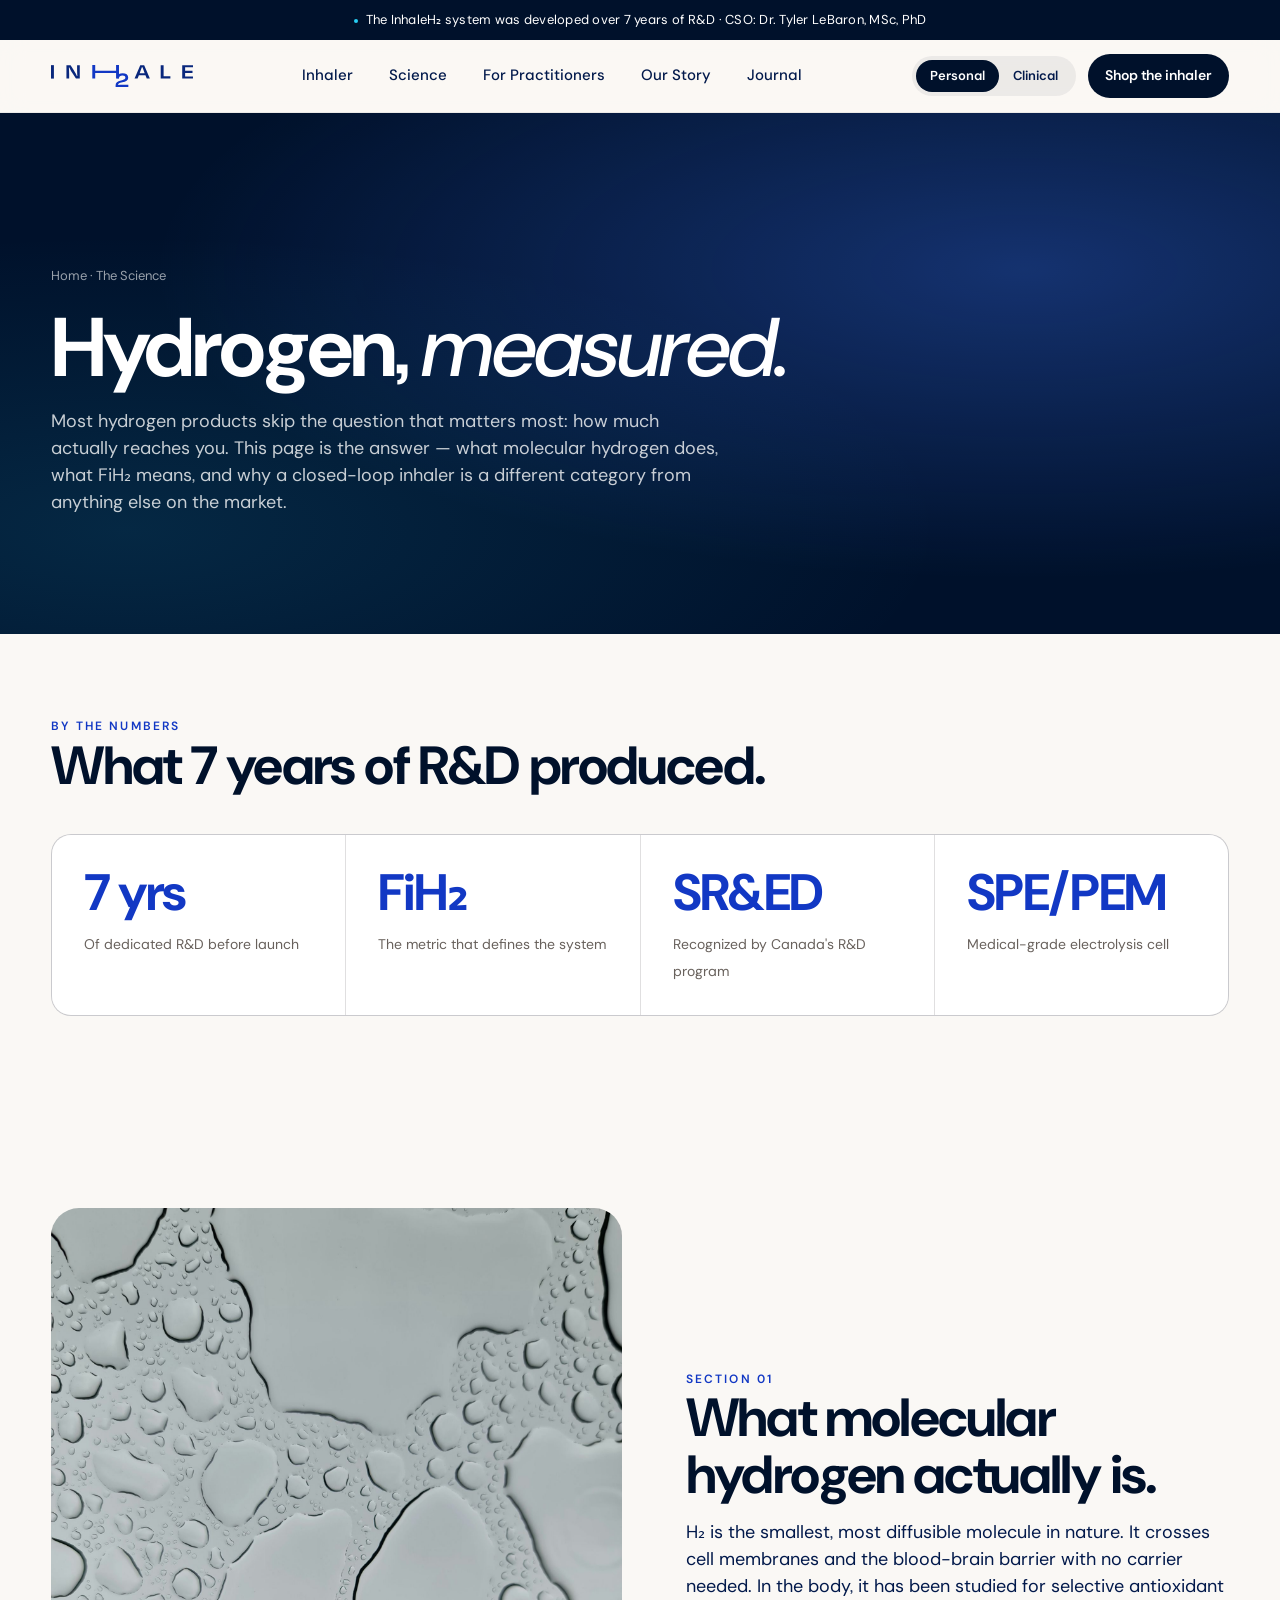
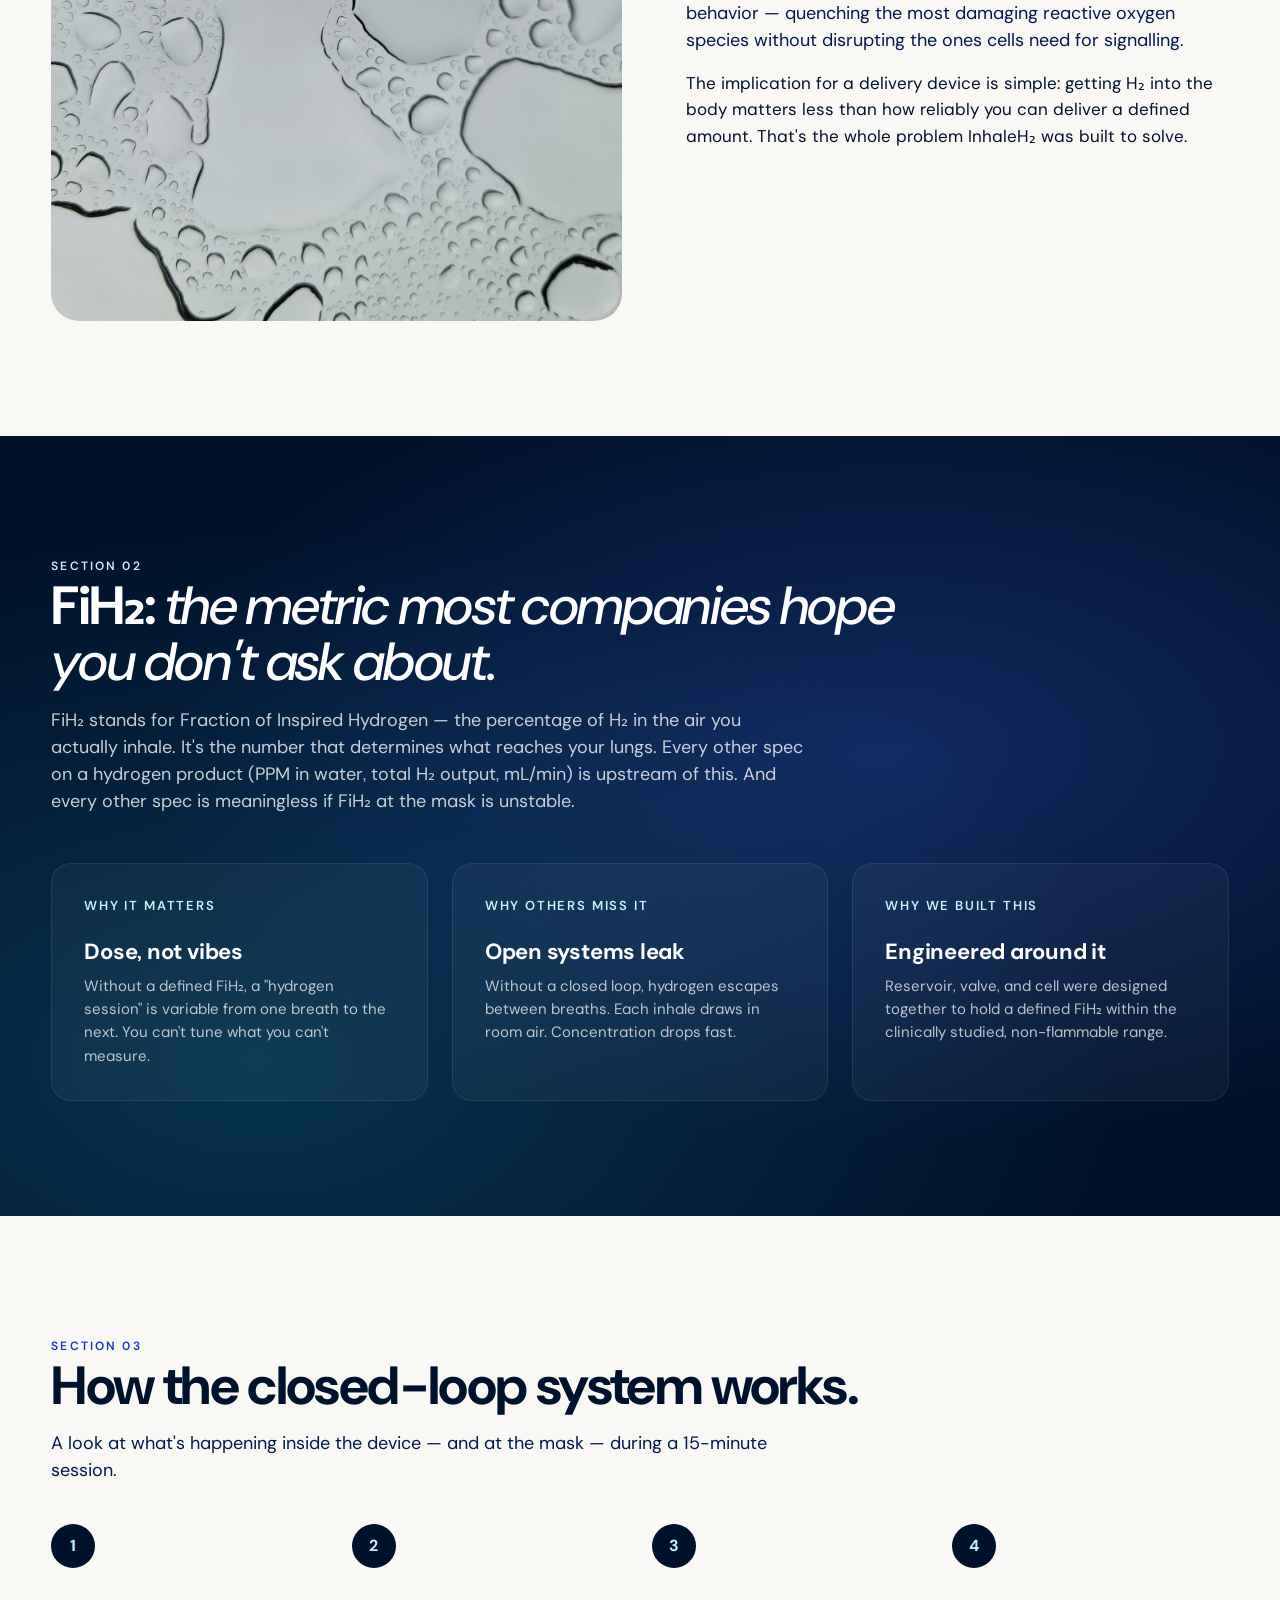
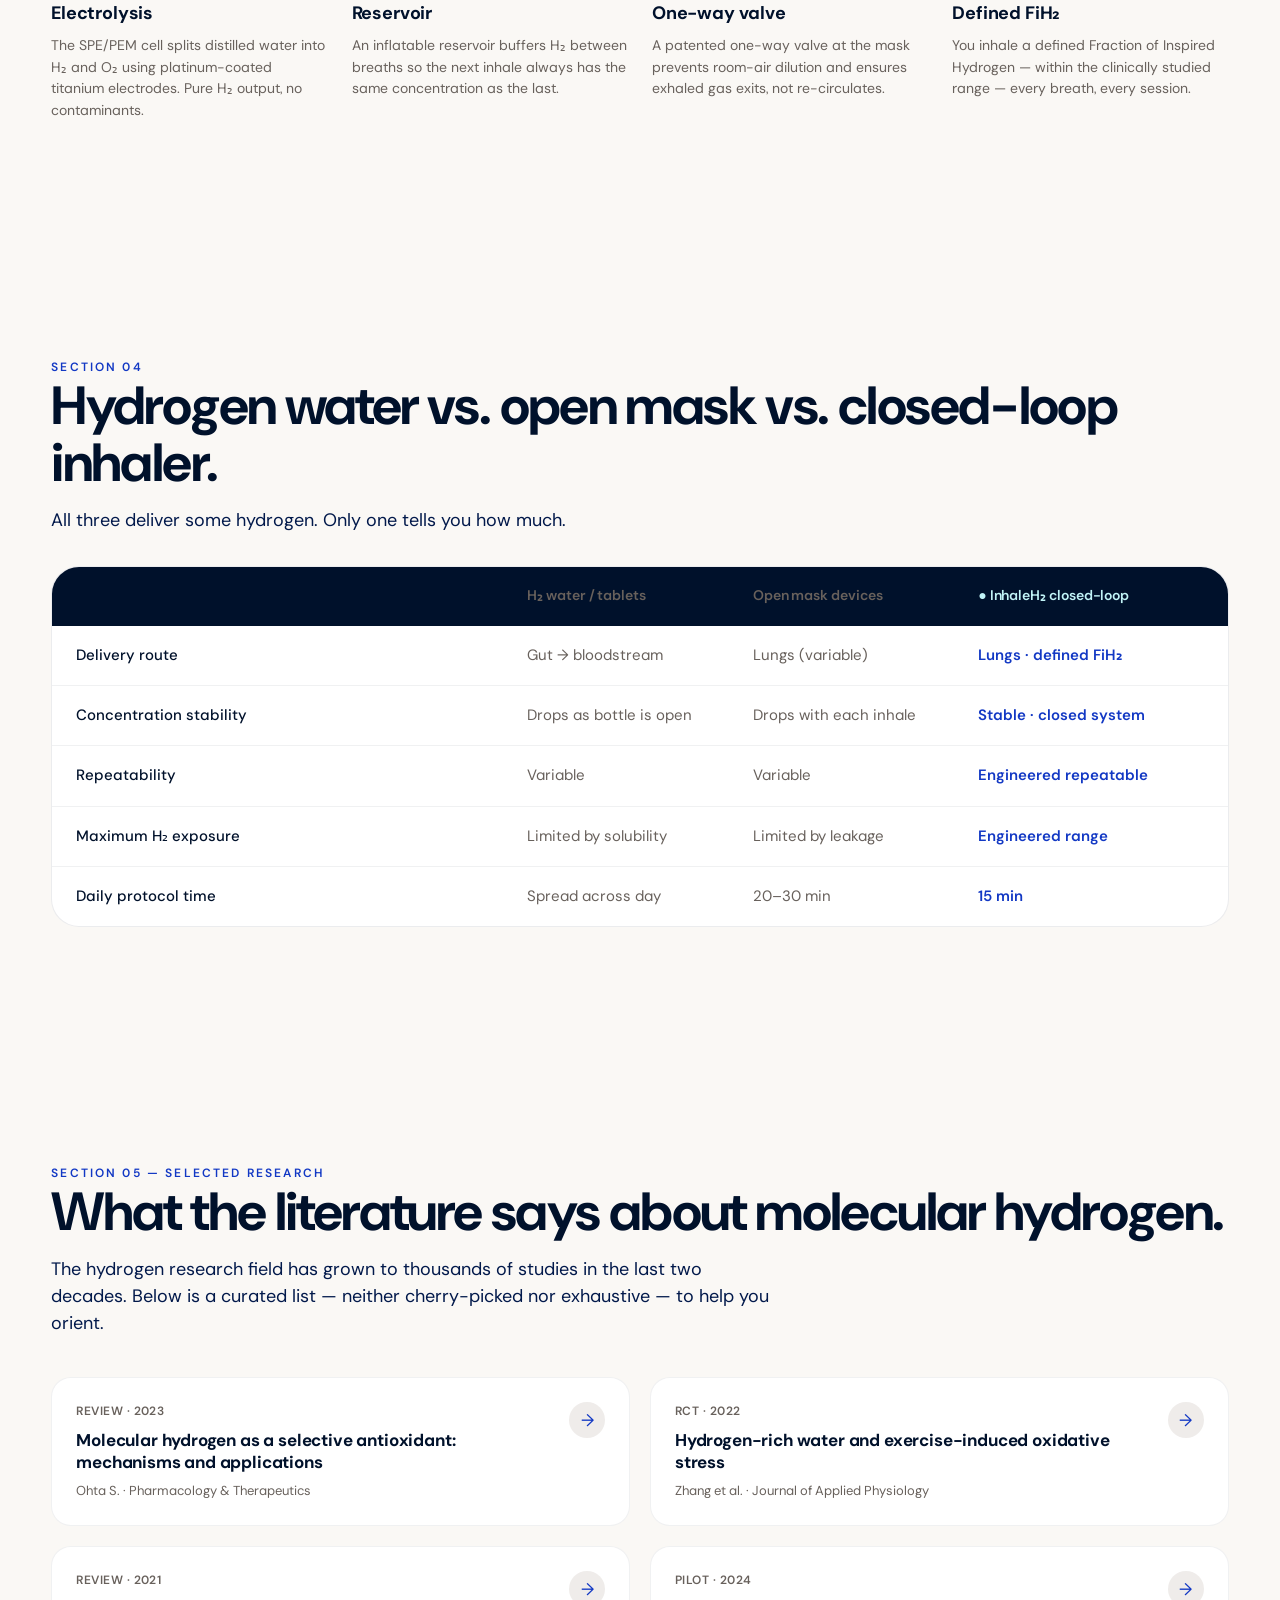
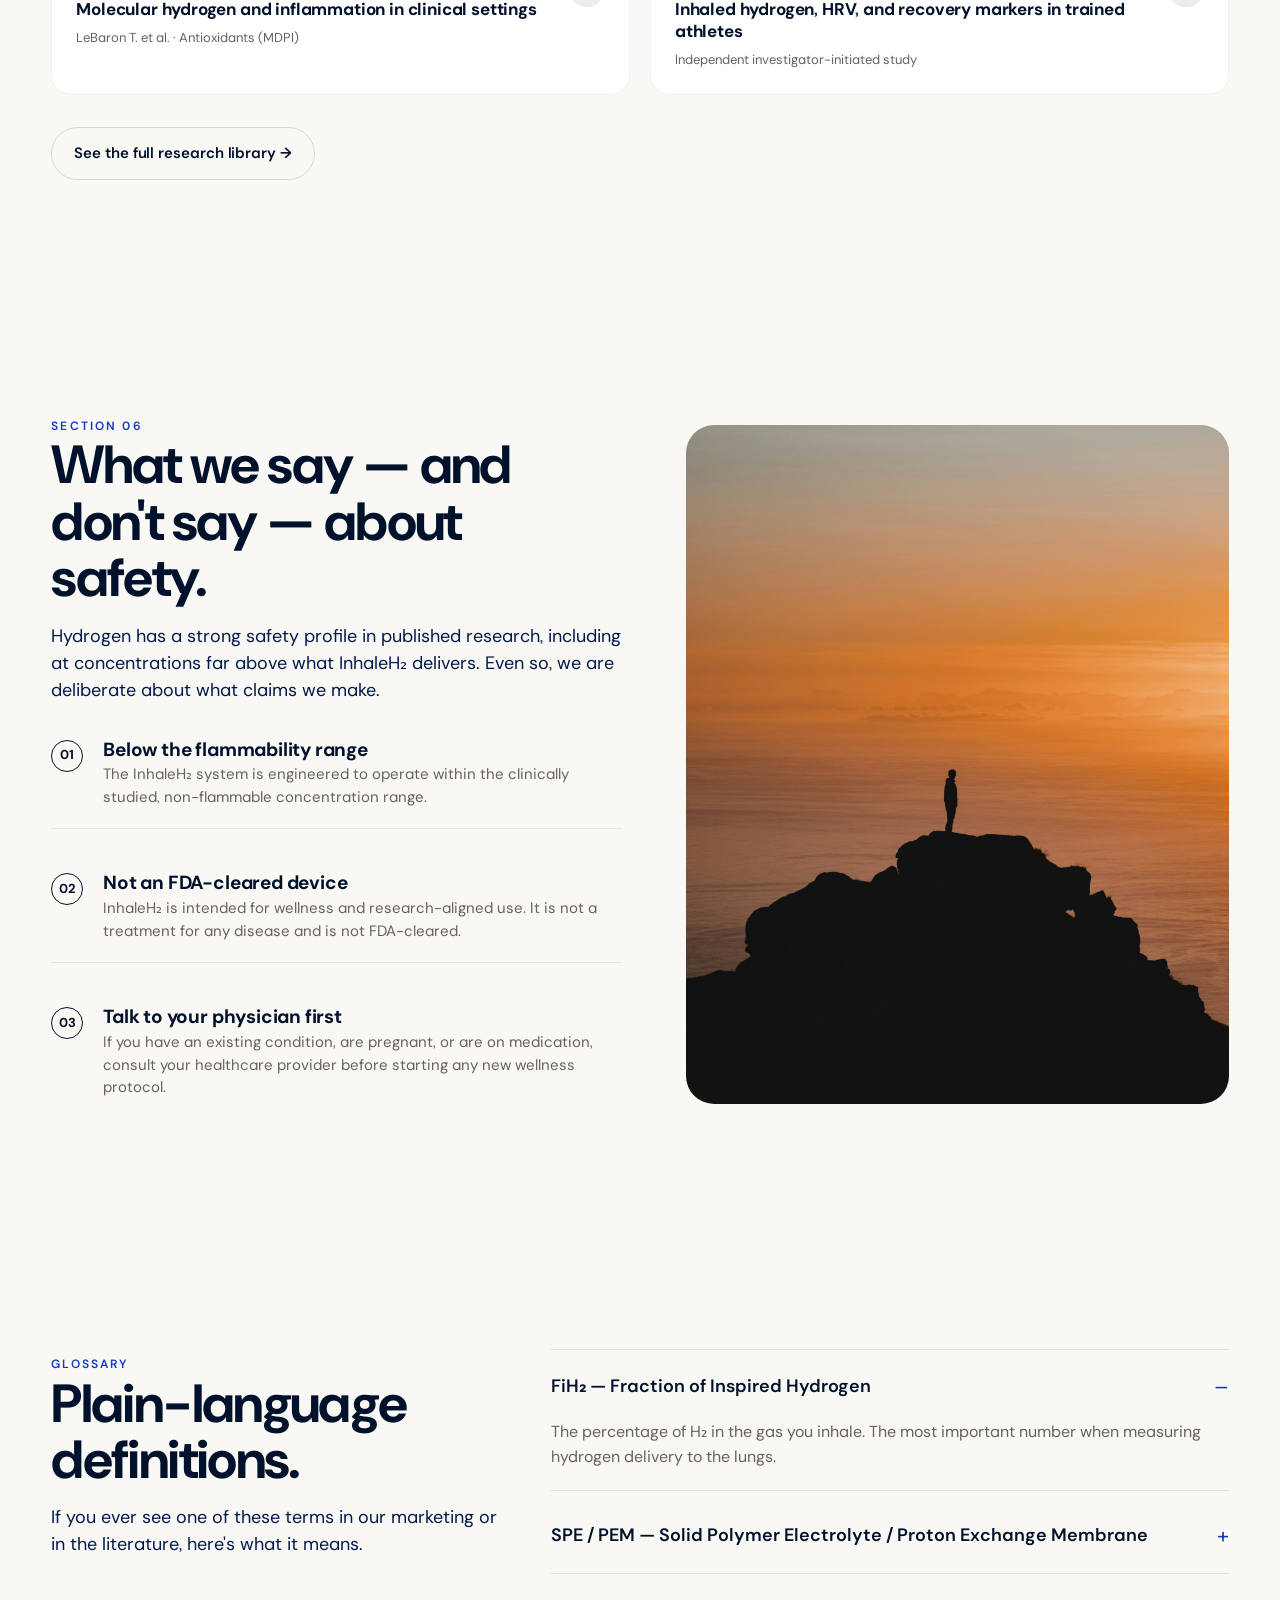
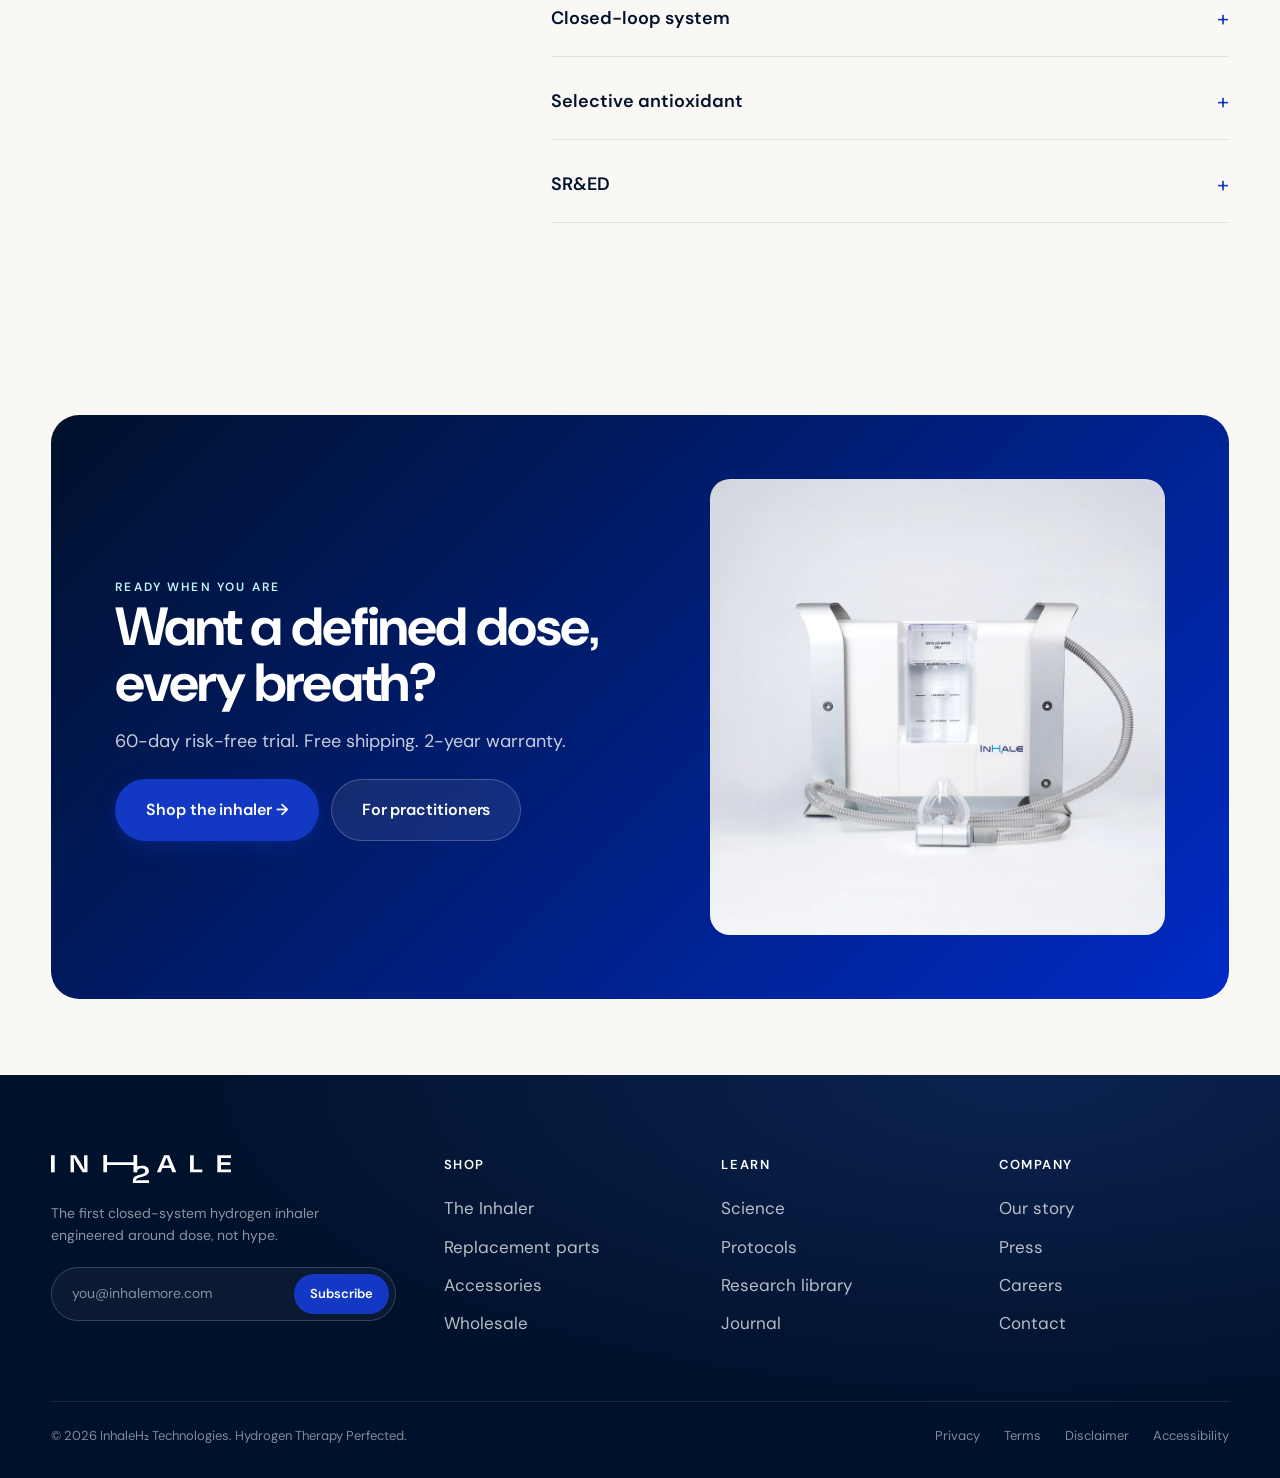
<file: science.html>
<!doctype html>
<html lang="en">
<head>
<meta charset="utf-8" />
<title>The Science — InhaleH₂</title>
<meta name="viewport" content="width=device-width, initial-scale=1" />
<meta name="description" content="Why molecular hydrogen, what FiH₂ means, and how the InhaleH₂ closed-loop system delivers a defined dose every breath." />
<link rel="icon" type="image/svg+xml" href="assets/img/icon-blue.svg" />
<link rel="stylesheet" href="assets/css/style.css" />
</head>
<body>

<div class="announce">
  <div class="container announce-track">
    <span><span class="announce-dot"></span>The InhaleH₂ system was developed over 7 years of R&amp;D · CSO: Dr. Tyler LeBaron, MSc, PhD</span>
  </div>
</div>

<header class="nav">
  <div class="container nav-inner">
    <a class="nav-logo" href="index.html"><img src="assets/img/logo-color.svg" alt="InhaleH2" /></a>
    <nav class="nav-links">
      <a href="product.html">Inhaler</a>
      <a href="science.html">Science</a>
      <a href="practitioners.html">For Practitioners</a>
      <a href="story.html">Our Story</a>
      <a href="journal.html">Journal</a>
    </nav>
    <div class="nav-actions">
      <div class="audience-toggle">
        <button class="active" data-target="index.html">Personal</button>
        <button data-target="practitioners.html">Clinical</button>
      </div>
      <a class="btn btn--ink btn--sm" href="product.html">Shop the inhaler</a>
    </div>
  </div>
</header>

<!-- Page hero -->
<section class="page-hero">
  <div class="container">
    <div class="breadcrumb"><a href="index.html">Home</a> · <span>The Science</span></div>
    <h1>Hydrogen, <em class="italic-display">measured.</em></h1>
    <p class="lead">Most hydrogen products skip the question that matters most: how much actually reaches you. This page is the answer — what molecular hydrogen does, what FiH₂ means, and why a closed-loop inhaler is a different category from anything else on the market.</p>
  </div>
</section>

<!-- Quick facts -->
<section class="section section--tight">
  <div class="container">
    <span class="eyebrow">By the numbers</span>
    <h2>What 7 years of R&amp;D produced.</h2>
    <div class="fact-strip">
      <div class="fact"><span class="num">7 yrs</span><span class="label">Of dedicated R&amp;D before launch</span></div>
      <div class="fact"><span class="num">FiH₂</span><span class="label">The metric that defines the system</span></div>
      <div class="fact"><span class="num">SR&amp;ED</span><span class="label">Recognized by Canada's R&amp;D program</span></div>
      <div class="fact"><span class="num">SPE/PEM</span><span class="label">Medical-grade electrolysis cell</span></div>
    </div>
  </div>
</section>

<!-- What is molecular hydrogen -->
<section class="section problem">
  <div class="container problem-grid">
    <div class="problem-image">
      <img src="assets/img/atm-bubbles-2.jpg" alt="Hydrogen bubbles" />
    </div>
    <div>
      <span class="eyebrow">Section 01</span>
      <h2>What molecular hydrogen actually is.</h2>
      <p class="lead">H₂ is the smallest, most diffusible molecule in nature. It crosses cell membranes and the blood-brain barrier with no carrier needed. In the body, it has been studied for selective antioxidant behavior — quenching the most damaging reactive oxygen species without disrupting the ones cells need for signalling.</p>
      <p>The implication for a delivery device is simple: getting H₂ into the body matters less than how reliably you can deliver a defined amount. That's the whole problem InhaleH₂ was built to solve.</p>
    </div>
  </div>
</section>

<!-- The FiH2 explanation -->
<section class="section science">
  <div class="container science-inner">
    <span class="eyebrow" style="color: var(--mint);">Section 02</span>
    <h2>FiH₂: <em class="italic-display">the metric most companies hope you don't ask about.</em></h2>
    <p class="lead">FiH₂ stands for Fraction of Inspired Hydrogen — the percentage of H₂ in the air you actually inhale. It's the number that determines what reaches your lungs. Every other spec on a hydrogen product (PPM in water, total H₂ output, mL/min) is upstream of this. And every other spec is meaningless if FiH₂ at the mask is unstable.</p>
    <div class="science-grid">
      <div class="science-card">
        <div class="num">Why it matters</div>
        <h4>Dose, not vibes</h4>
        <p>Without a defined FiH₂, a "hydrogen session" is variable from one breath to the next. You can't tune what you can't measure.</p>
      </div>
      <div class="science-card">
        <div class="num">Why others miss it</div>
        <h4>Open systems leak</h4>
        <p>Without a closed loop, hydrogen escapes between breaths. Each inhale draws in room air. Concentration drops fast.</p>
      </div>
      <div class="science-card">
        <div class="num">Why we built this</div>
        <h4>Engineered around it</h4>
        <p>Reservoir, valve, and cell were designed together to hold a defined FiH₂ within the clinically studied, non-flammable range.</p>
      </div>
    </div>
  </div>
</section>

<!-- How it works (steps) -->
<section class="section">
  <div class="container">
    <span class="eyebrow">Section 03</span>
    <h2>How the closed-loop system works.</h2>
    <p class="lead" style="max-width: 720px;">A look at what's happening inside the device — and at the mask — during a 15-minute session.</p>
    <div class="steps">
      <div class="step">
        <span class="n">1</span>
        <h4>Electrolysis</h4>
        <p>The SPE/PEM cell splits distilled water into H₂ and O₂ using platinum-coated titanium electrodes. Pure H₂ output, no contaminants.</p>
      </div>
      <div class="step">
        <span class="n">2</span>
        <h4>Reservoir</h4>
        <p>An inflatable reservoir buffers H₂ between breaths so the next inhale always has the same concentration as the last.</p>
      </div>
      <div class="step">
        <span class="n">3</span>
        <h4>One-way valve</h4>
        <p>A patented one-way valve at the mask prevents room-air dilution and ensures exhaled gas exits, not re-circulates.</p>
      </div>
      <div class="step">
        <span class="n">4</span>
        <h4>Defined FiH₂</h4>
        <p>You inhale a defined Fraction of Inspired Hydrogen — within the clinically studied range — every breath, every session.</p>
      </div>
    </div>
  </div>
</section>

<!-- Compare -->
<section class="section compare">
  <div class="container">
    <span class="eyebrow">Section 04</span>
    <h2>Hydrogen water vs. open mask vs. closed-loop inhaler.</h2>
    <p class="lead" style="max-width: 720px;">All three deliver some hydrogen. Only one tells you how much.</p>
    <div class="compare-table">
      <div class="compare-row compare-head">
        <div class="compare-cell">&nbsp;</div>
        <div class="compare-cell">H₂ water / tablets</div>
        <div class="compare-cell">Open mask devices</div>
        <div class="compare-cell ours">● InhaleH₂ closed-loop</div>
      </div>
      <div class="compare-row">
        <div class="compare-cell feature">Delivery route</div>
        <div class="compare-cell">Gut → bloodstream</div>
        <div class="compare-cell">Lungs (variable)</div>
        <div class="compare-cell win">Lungs · defined FiH₂</div>
      </div>
      <div class="compare-row">
        <div class="compare-cell feature">Concentration stability</div>
        <div class="compare-cell">Drops as bottle is open</div>
        <div class="compare-cell">Drops with each inhale</div>
        <div class="compare-cell win">Stable · closed system</div>
      </div>
      <div class="compare-row">
        <div class="compare-cell feature">Repeatability</div>
        <div class="compare-cell">Variable</div>
        <div class="compare-cell">Variable</div>
        <div class="compare-cell win">Engineered repeatable</div>
      </div>
      <div class="compare-row">
        <div class="compare-cell feature">Maximum H₂ exposure</div>
        <div class="compare-cell">Limited by solubility</div>
        <div class="compare-cell">Limited by leakage</div>
        <div class="compare-cell win">Engineered range</div>
      </div>
      <div class="compare-row">
        <div class="compare-cell feature">Daily protocol time</div>
        <div class="compare-cell">Spread across day</div>
        <div class="compare-cell">20–30 min</div>
        <div class="compare-cell win">15 min</div>
      </div>
    </div>
  </div>
</section>

<!-- Research -->
<section class="section">
  <div class="container">
    <span class="eyebrow">Section 05 — Selected research</span>
    <h2>What the literature says about molecular hydrogen.</h2>
    <p class="lead" style="max-width: 720px;">The hydrogen research field has grown to thousands of studies in the last two decades. Below is a curated list — neither cherry-picked nor exhaustive — to help you orient.</p>
    <div class="research-grid">
      <a class="research-card" href="#">
        <div>
          <div class="meta">Review · 2023</div>
          <h4>Molecular hydrogen as a selective antioxidant: mechanisms and applications</h4>
          <div class="src">Ohta S. · Pharmacology &amp; Therapeutics</div>
        </div>
        <span class="arrow">→</span>
      </a>
      <a class="research-card" href="#">
        <div>
          <div class="meta">RCT · 2022</div>
          <h4>Hydrogen-rich water and exercise-induced oxidative stress</h4>
          <div class="src">Zhang et al. · Journal of Applied Physiology</div>
        </div>
        <span class="arrow">→</span>
      </a>
      <a class="research-card" href="#">
        <div>
          <div class="meta">Review · 2021</div>
          <h4>Molecular hydrogen and inflammation in clinical settings</h4>
          <div class="src">LeBaron T. et al. · Antioxidants (MDPI)</div>
        </div>
        <span class="arrow">→</span>
      </a>
      <a class="research-card" href="#">
        <div>
          <div class="meta">Pilot · 2024</div>
          <h4>Inhaled hydrogen, HRV, and recovery markers in trained athletes</h4>
          <div class="src">Independent investigator-initiated study</div>
        </div>
        <span class="arrow">→</span>
      </a>
    </div>
    <div style="margin-top: var(--s-8);">
      <a class="btn btn--ghost" href="#">See the full research library →</a>
    </div>
  </div>
</section>

<!-- Safety -->
<section class="section problem">
  <div class="container problem-grid">
    <div>
      <span class="eyebrow">Section 06</span>
      <h2>What we say — and don't say — about safety.</h2>
      <p class="lead">Hydrogen has a strong safety profile in published research, including at concentrations far above what InhaleH₂ delivers. Even so, we are deliberate about what claims we make.</p>
      <div class="problem-points">
        <div class="pt"><span class="num">01</span><div><h4>Below the flammability range</h4><p>The InhaleH₂ system is engineered to operate within the clinically studied, non-flammable concentration range.</p></div></div>
        <div class="pt"><span class="num">02</span><div><h4>Not an FDA-cleared device</h4><p>InhaleH₂ is intended for wellness and research-aligned use. It is not a treatment for any disease and is not FDA-cleared.</p></div></div>
        <div class="pt"><span class="num">03</span><div><h4>Talk to your physician first</h4><p>If you have an existing condition, are pregnant, or are on medication, consult your healthcare provider before starting any new wellness protocol.</p></div></div>
      </div>
    </div>
    <div class="problem-image">
      <img src="assets/img/atm-people-2.jpg" alt="Person inhaling" />
    </div>
  </div>
</section>

<!-- Glossary / FAQ -->
<section class="section faq">
  <div class="container faq-grid">
    <div>
      <span class="eyebrow">Glossary</span>
      <h2>Plain-language definitions.</h2>
      <p class="lead" style="margin-top: var(--s-4);">If you ever see one of these terms in our marketing or in the literature, here's what it means.</p>
    </div>
    <div class="faq-list">
      <details class="faq-item" open>
        <summary>FiH₂ — Fraction of Inspired Hydrogen</summary>
        <p>The percentage of H₂ in the gas you inhale. The most important number when measuring hydrogen delivery to the lungs.</p>
      </details>
      <details class="faq-item">
        <summary>SPE / PEM — Solid Polymer Electrolyte / Proton Exchange Membrane</summary>
        <p>The type of electrolysis cell that separates H₂ from O₂ cleanly, without producing chlorine or ozone byproducts.</p>
      </details>
      <details class="faq-item">
        <summary>Closed-loop system</summary>
        <p>A delivery system where the gas the user exhales doesn't dilute the gas they inhale, and where ambient air doesn't enter the H₂ stream.</p>
      </details>
      <details class="faq-item">
        <summary>Selective antioxidant</summary>
        <p>An antioxidant that primarily neutralizes the most damaging reactive oxygen species (like hydroxyl radicals) without interfering with signaling species (like nitric oxide).</p>
      </details>
      <details class="faq-item">
        <summary>SR&amp;ED</summary>
        <p>Canada's Scientific Research &amp; Experimental Development program. Federal recognition of qualifying R&amp;D activities. InhaleH₂ has received recognition under this program for its hydrogen-delivery R&amp;D.</p>
      </details>
    </div>
  </div>
</section>

<!-- CTA strip -->
<section class="section section--tight">
  <div class="container">
    <div class="b2b-band" style="background: linear-gradient(135deg, var(--ink) 0%, var(--blue-700) 100%);">
      <div class="b2b-band-grid">
        <div>
          <span class="eyebrow" style="color: var(--mint);">Ready when you are</span>
          <h2>Want a defined dose, every breath?</h2>
          <p class="lead" style="color: rgba(255,255,255,.78); max-width: 460px;">60-day risk-free trial. Free shipping. 2-year warranty.</p>
          <div style="display: flex; gap: 12px; margin-top: 24px; flex-wrap: wrap;">
            <a class="btn btn--primary btn--lg" href="product.html">Shop the inhaler →</a>
            <a class="btn btn--ghost-light btn--lg" href="practitioners.html">For practitioners</a>
          </div>
        </div>
        <div>
          <img src="assets/img/product-main.webp" alt="InhaleH2 device" style="border-radius: var(--radius-lg);" />
        </div>
      </div>
    </div>
  </div>
</section>

<footer class="footer">
  <div class="container footer-inner">
    <div class="footer-top">
      <div class="footer-brand">
        <img src="assets/img/logo-white.svg" alt="InhaleH2" />
        <p>The first closed-system hydrogen inhaler engineered around dose, not hype.</p>
        <div class="newsletter"><input type="email" placeholder="you@inhalemore.com" /><button>Subscribe</button></div>
      </div>
      <div class="footer-col"><h5>Shop</h5><ul><li><a href="product.html">The Inhaler</a></li><li><a href="#">Replacement parts</a></li><li><a href="#">Accessories</a></li><li><a href="practitioners.html">Wholesale</a></li></ul></div>
      <div class="footer-col"><h5>Learn</h5><ul><li><a href="science.html">Science</a></li><li><a href="#">Protocols</a></li><li><a href="#">Research library</a></li><li><a href="journal.html">Journal</a></li></ul></div>
      <div class="footer-col"><h5>Company</h5><ul><li><a href="story.html">Our story</a></li><li><a href="#">Press</a></li><li><a href="#">Careers</a></li><li><a href="#">Contact</a></li></ul></div>
    </div>
    <div class="footer-bottom">
      <div>© 2026 InhaleH₂ Technologies. Hydrogen Therapy Perfected.</div>
      <div class="legal"><a href="#">Privacy</a><a href="#">Terms</a><a href="#">Disclaimer</a><a href="#">Accessibility</a></div>
    </div>
  </div>
</footer>

<script src="assets/js/site.js"></scri
</file>
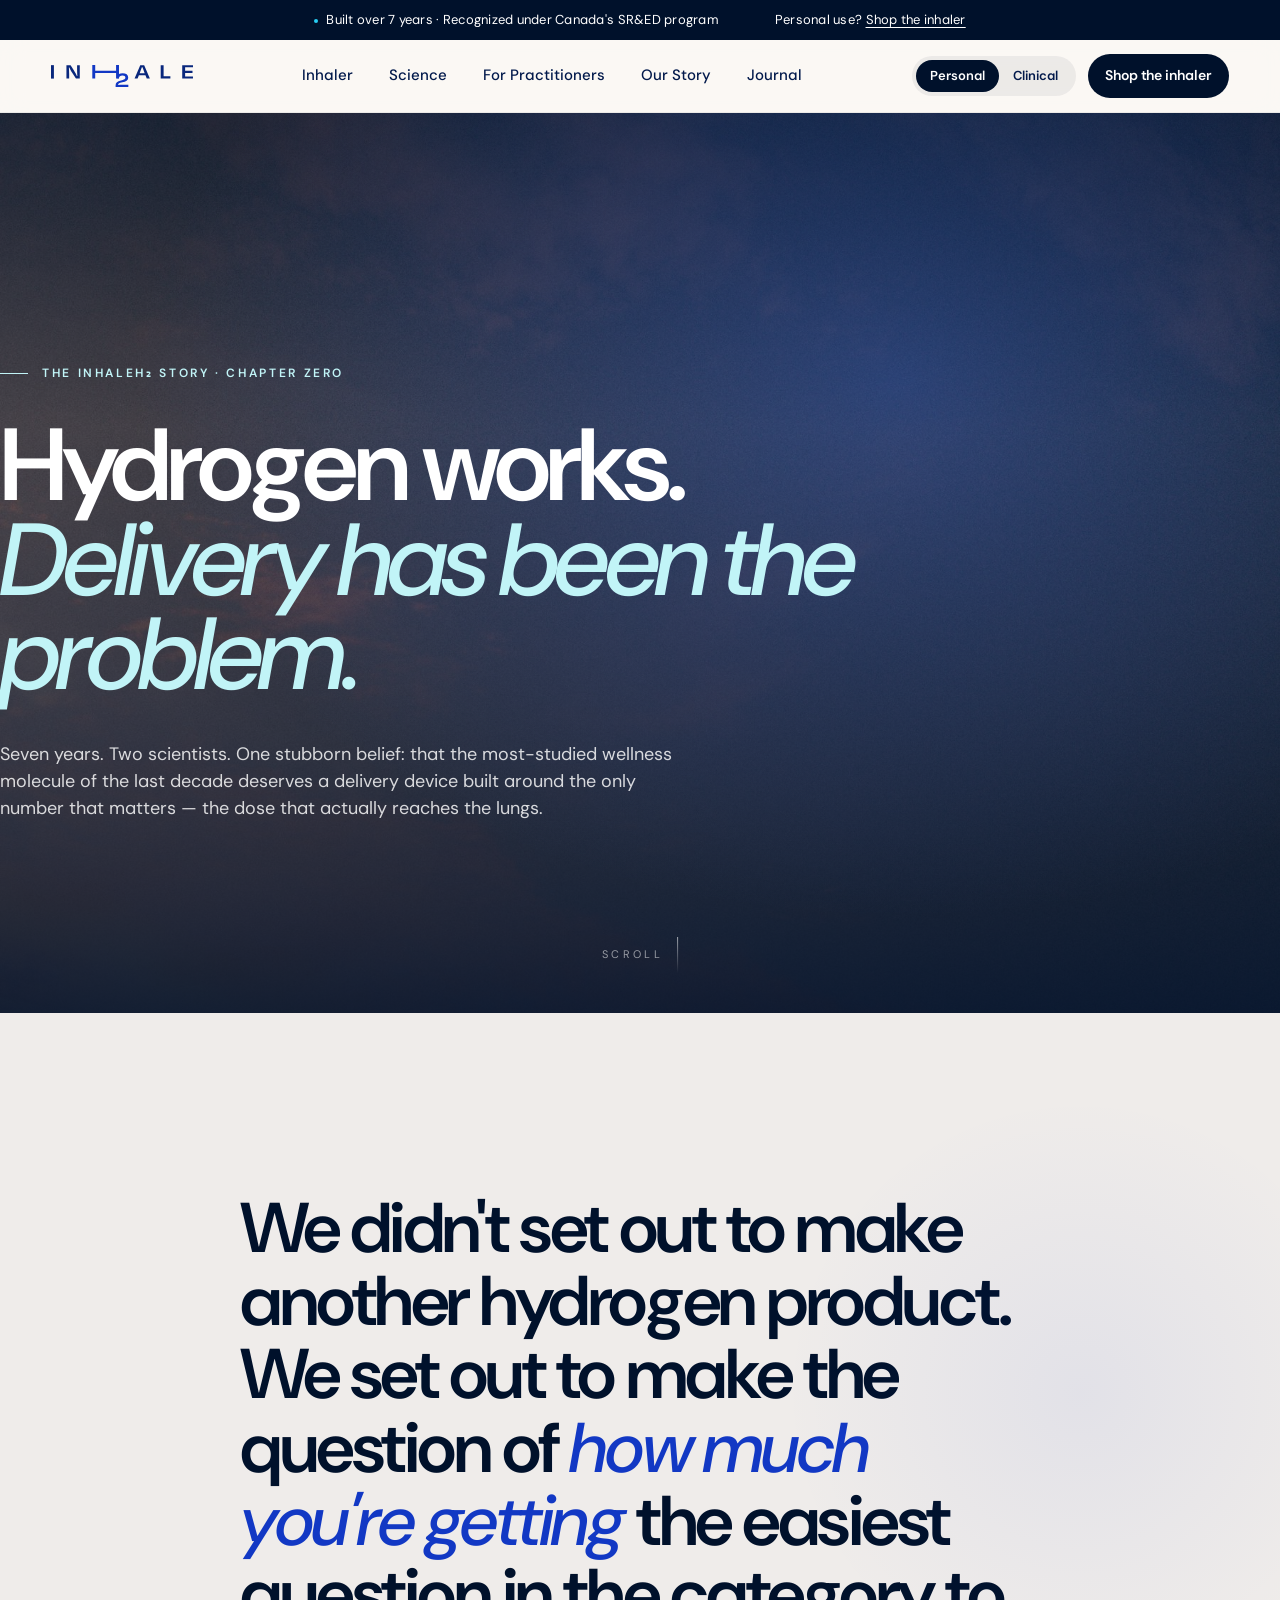
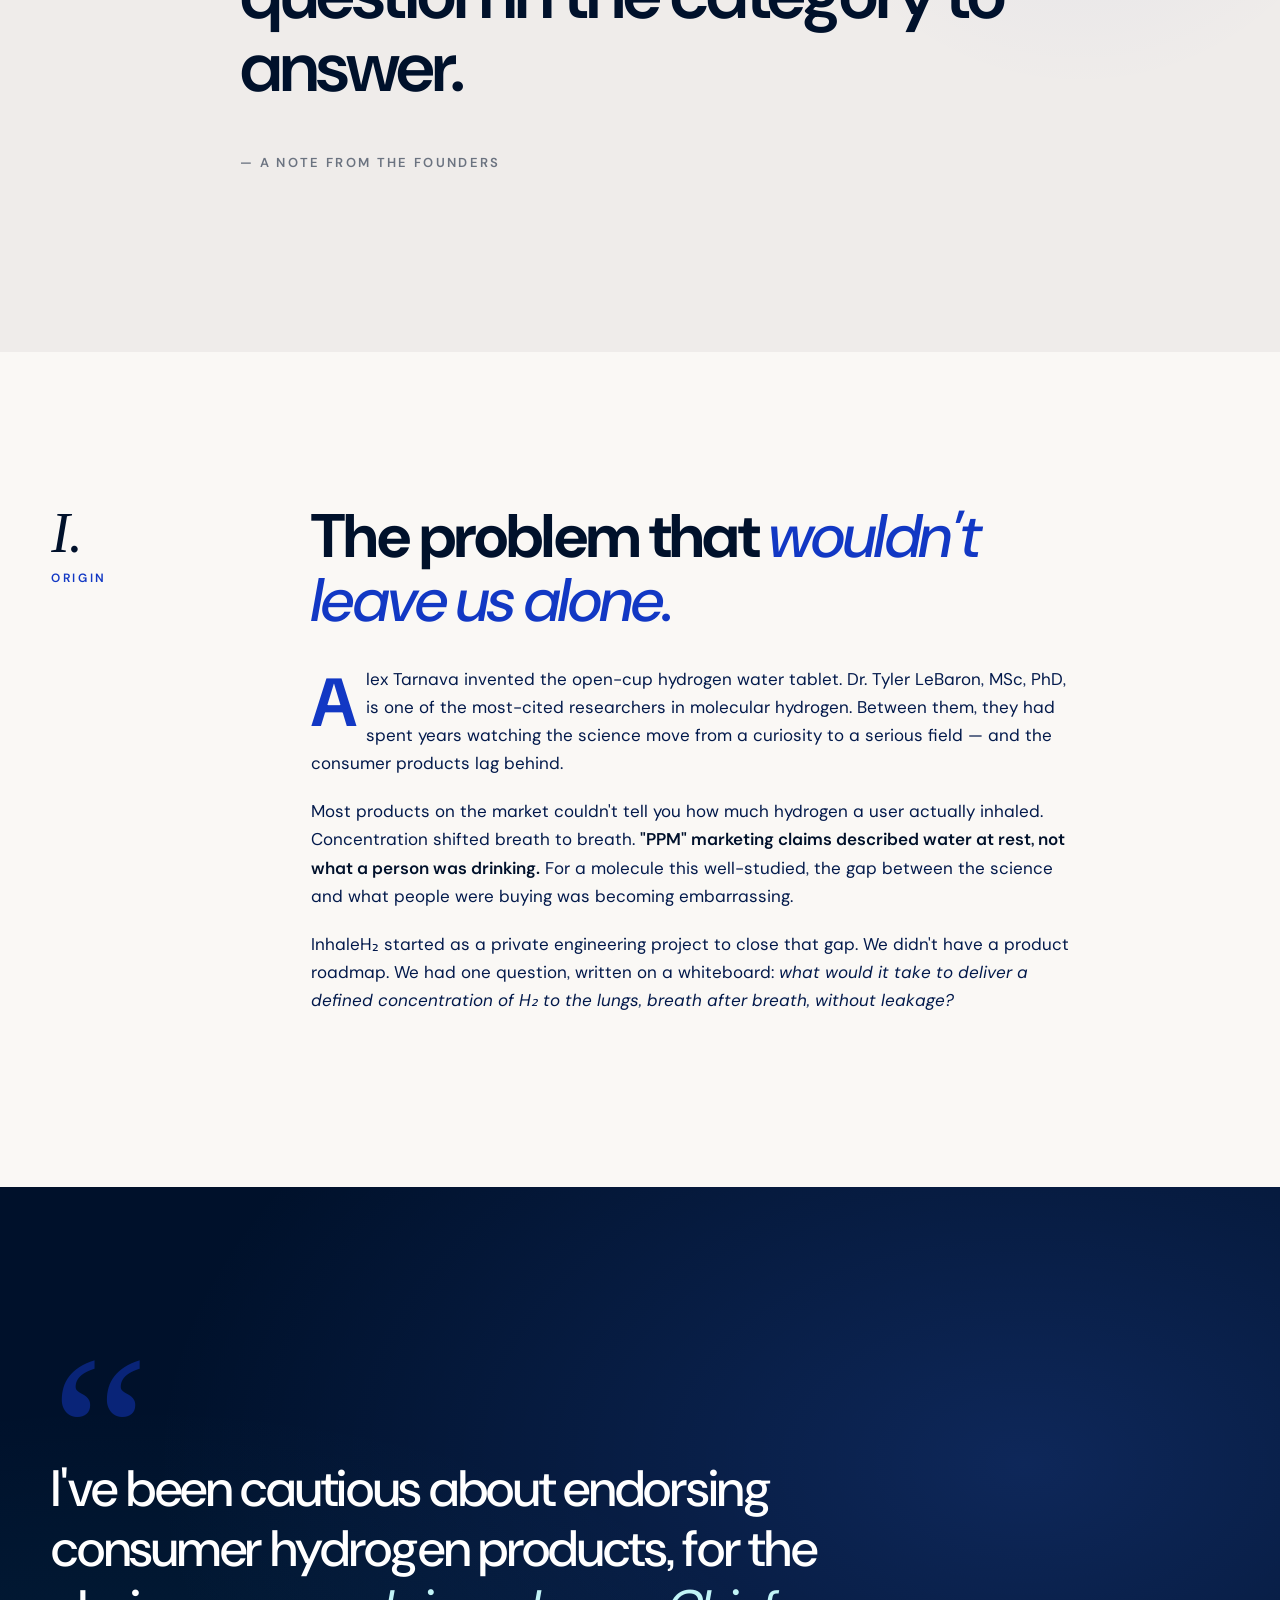
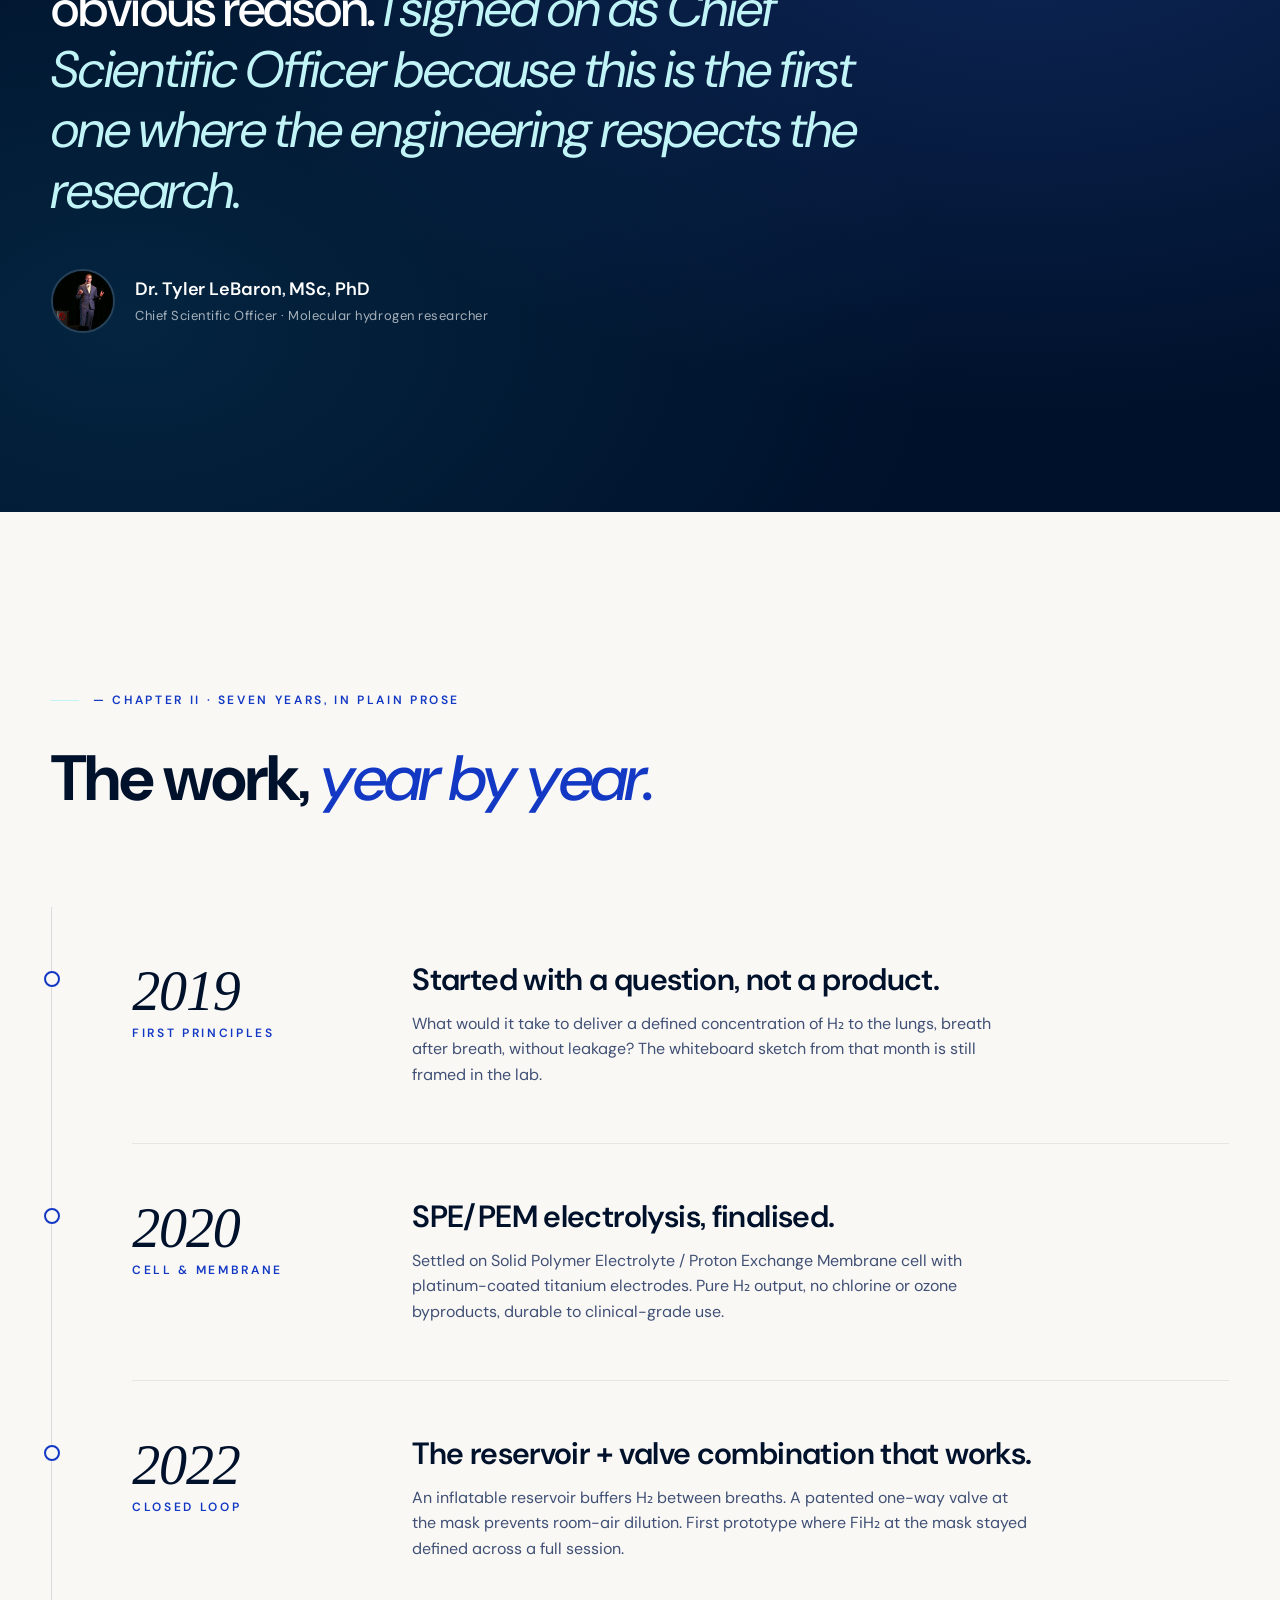
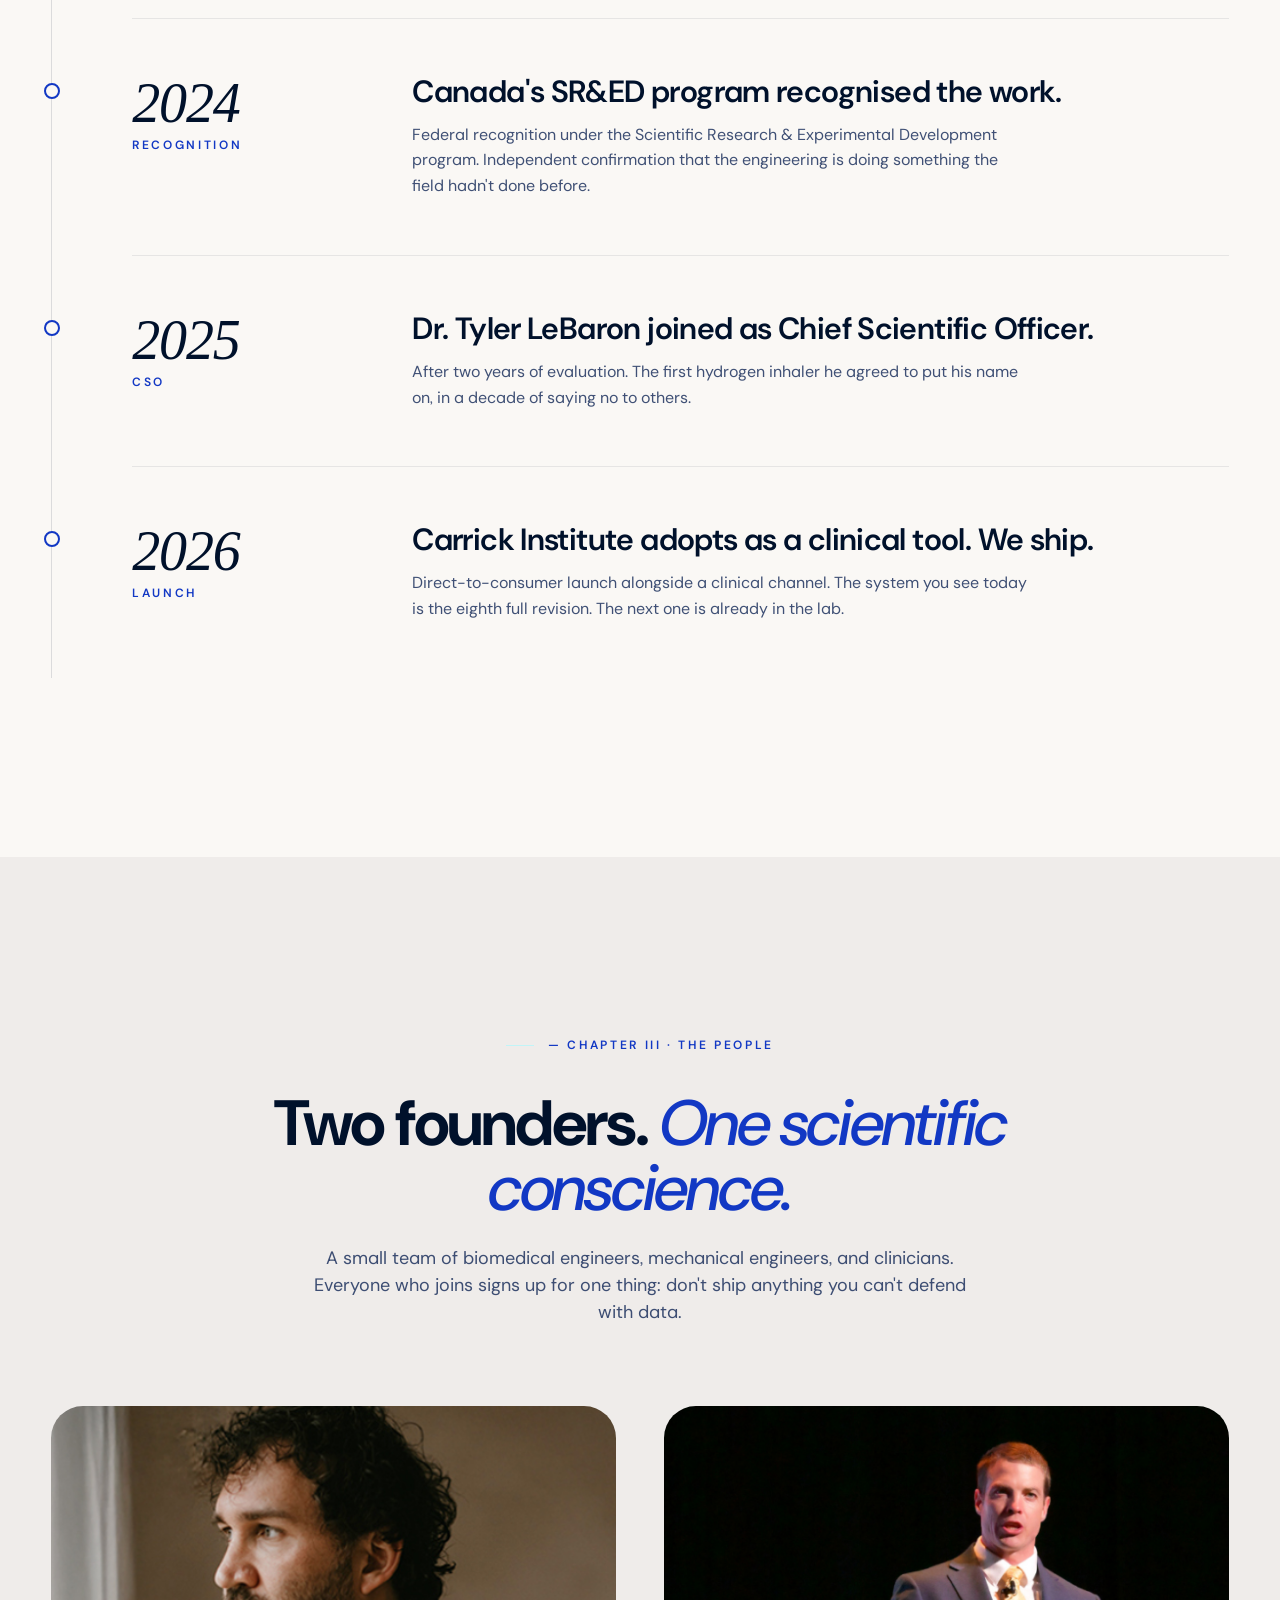
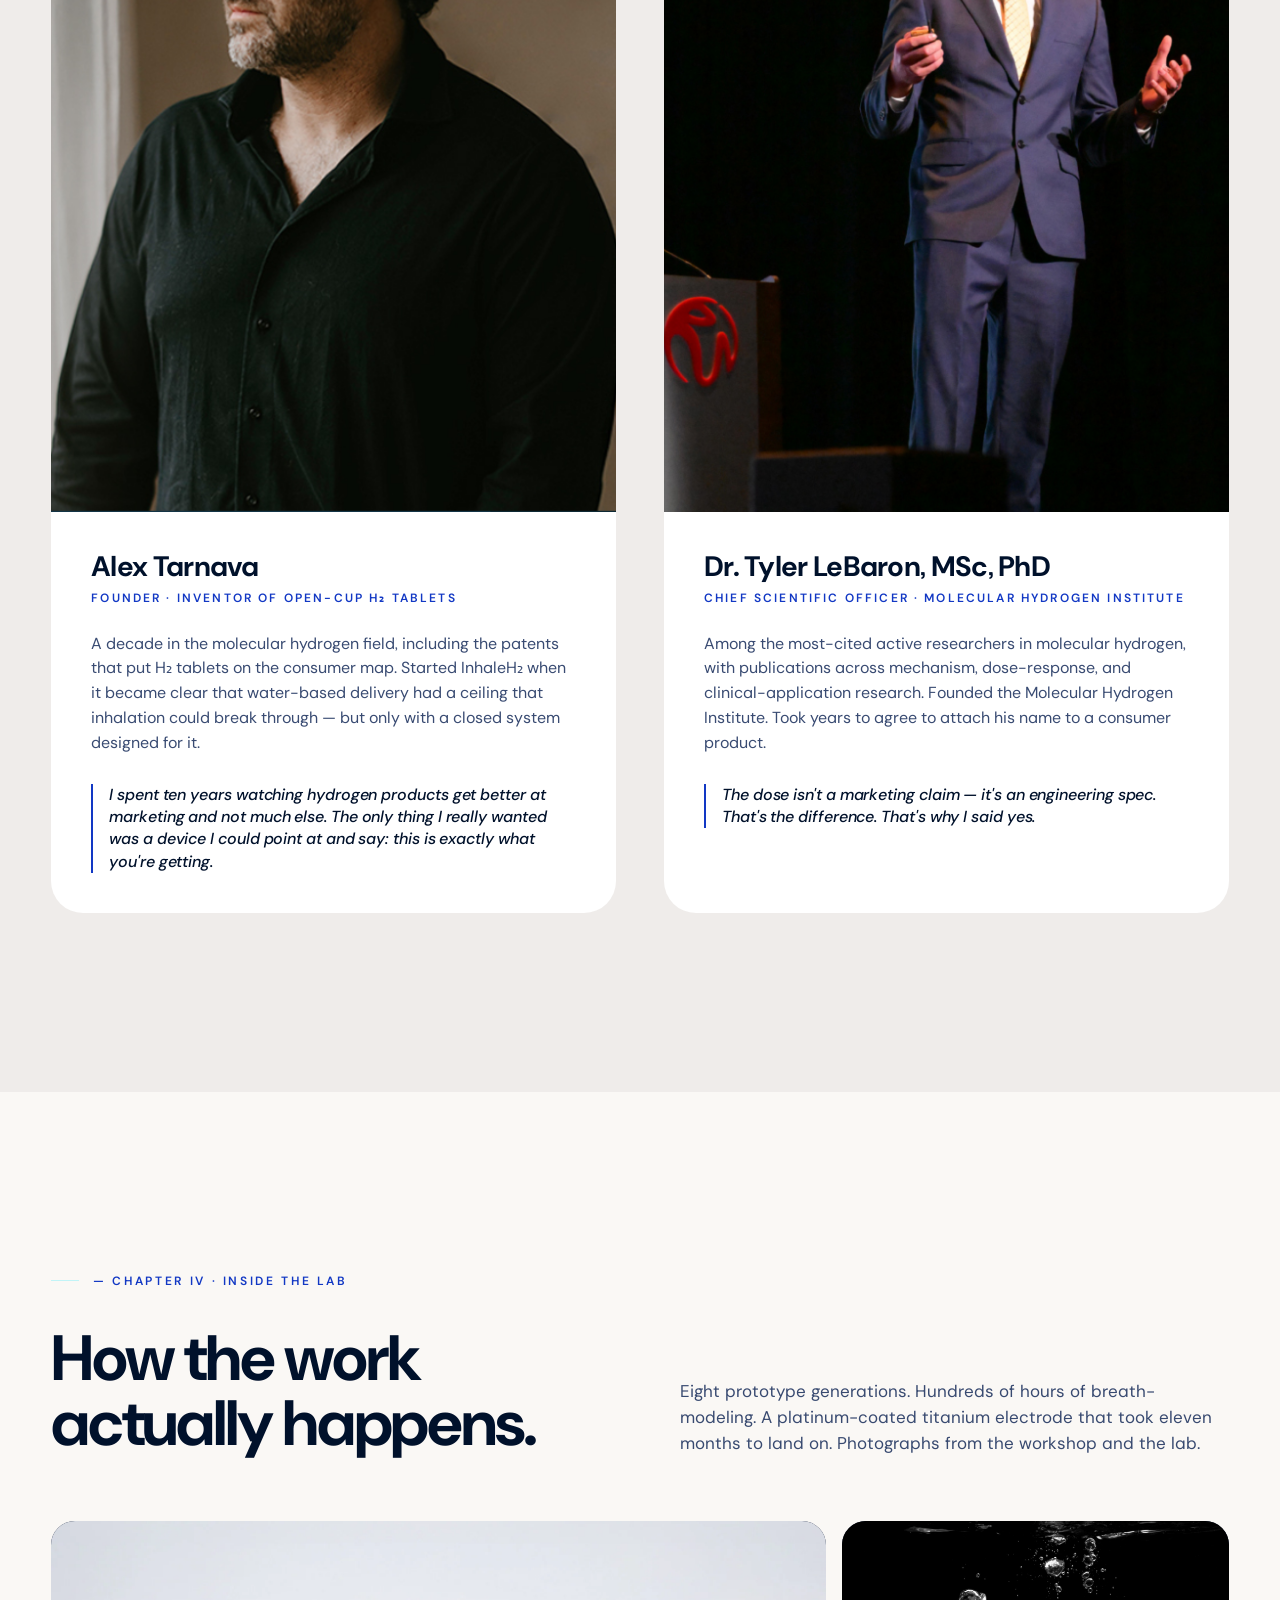
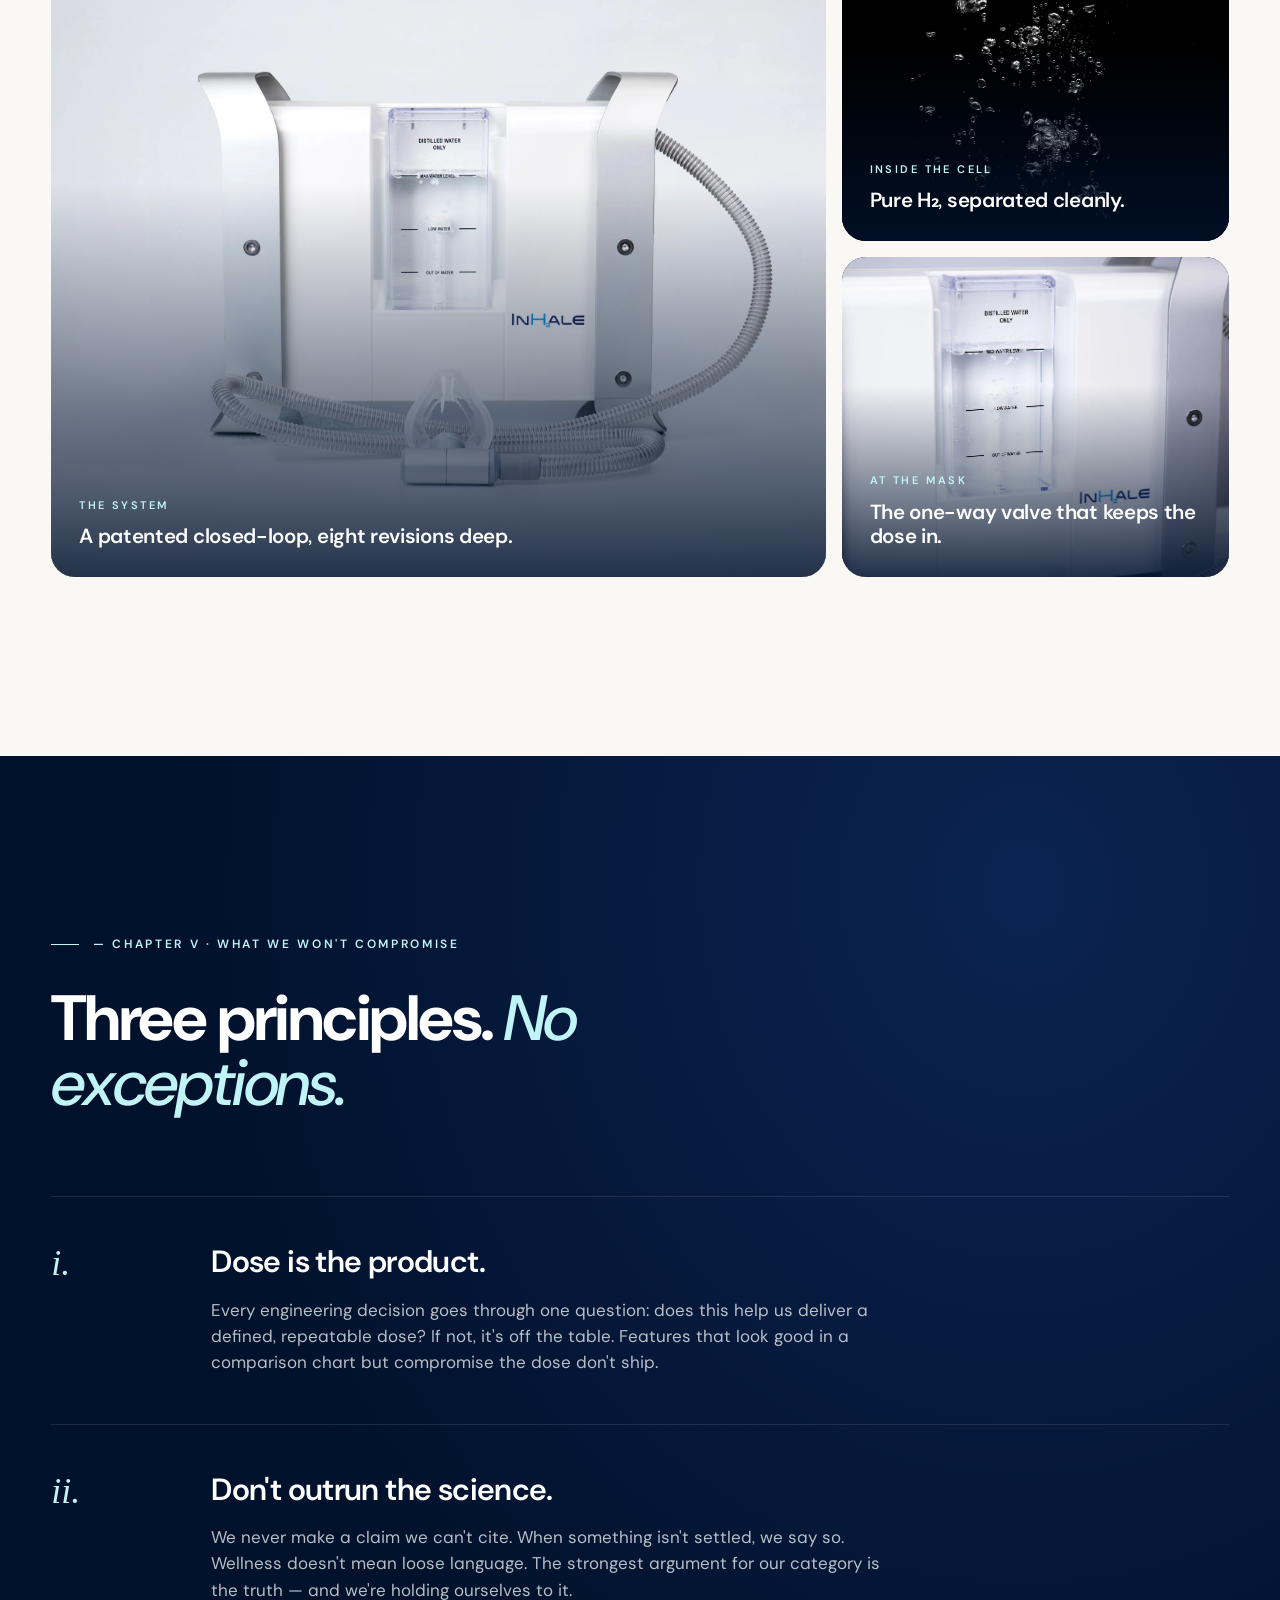
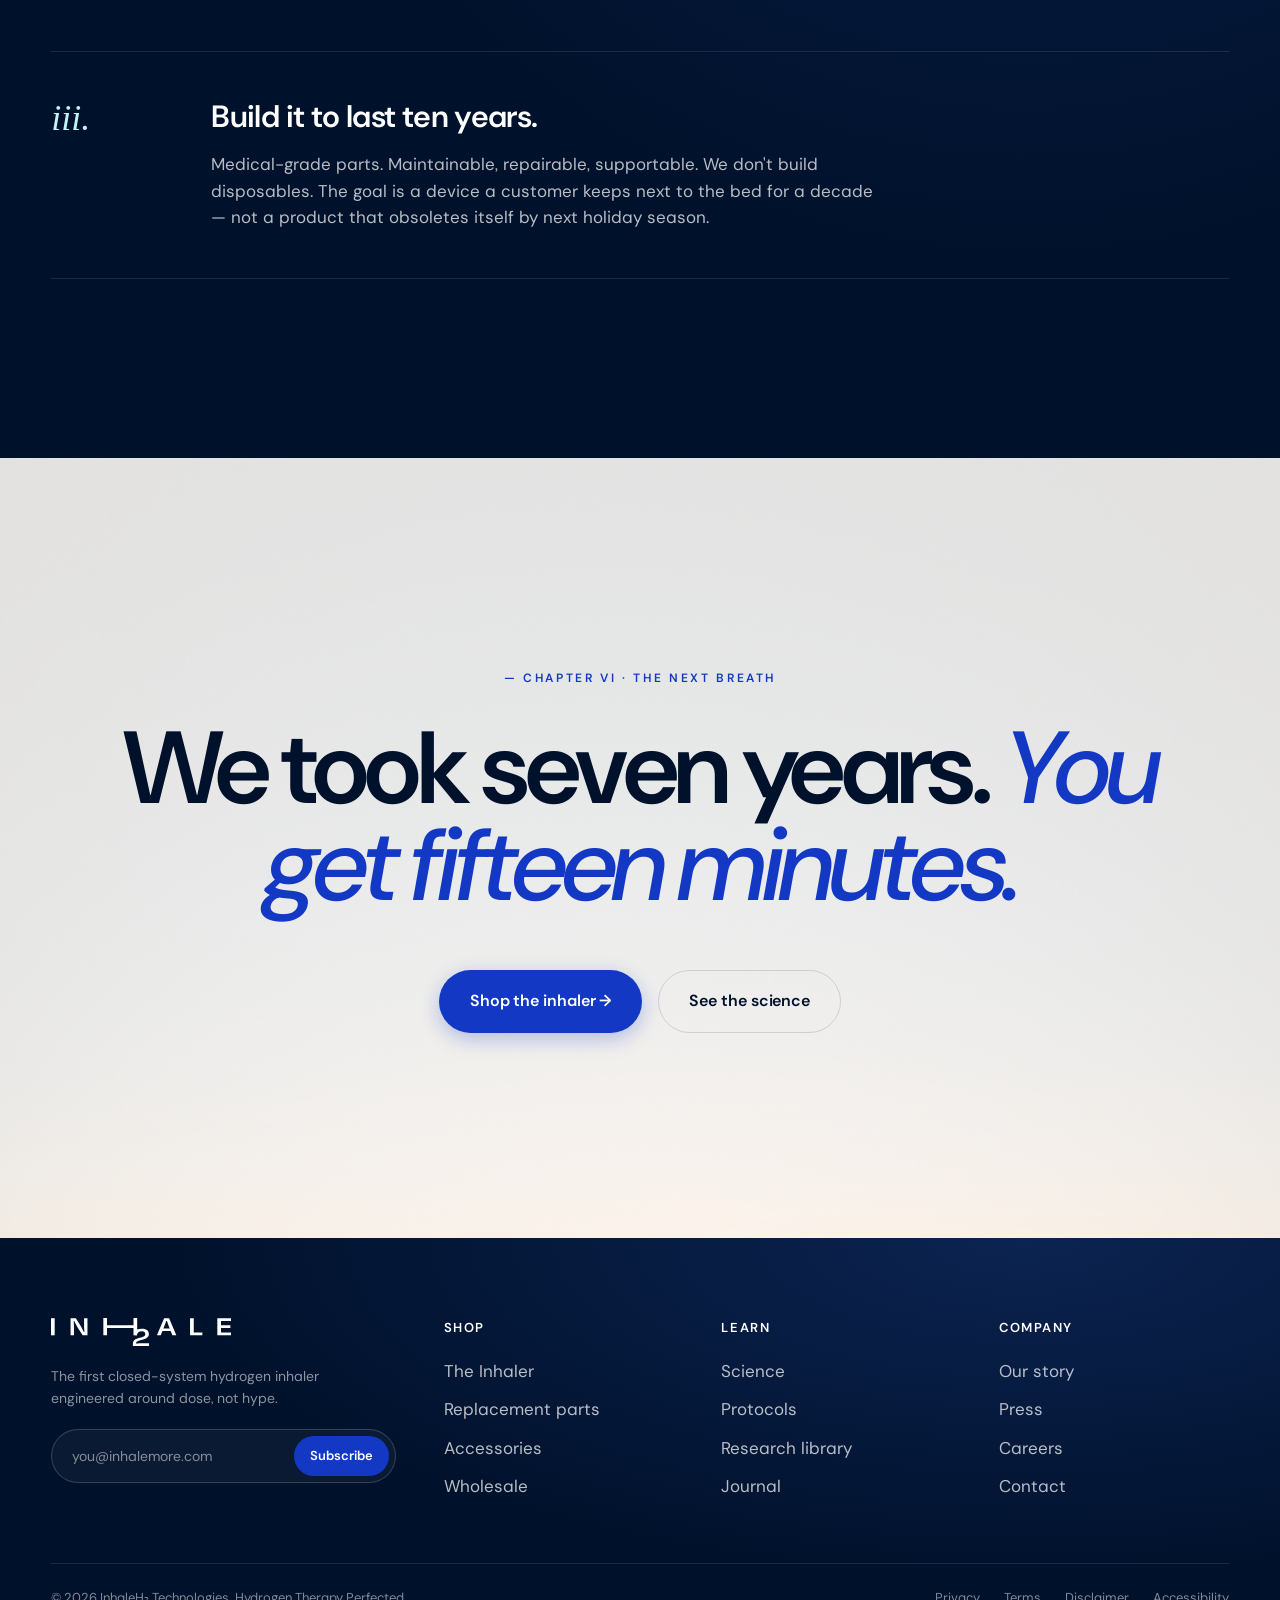
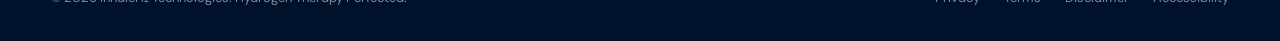
<file: story-redesign.html>
<!doctype html>
<html lang="en">
<head>
<meta charset="utf-8" />
<title>Our Story — InhaleH₂</title>
<meta name="viewport" content="width=device-width, initial-scale=1" />
<meta name="description" content="Hydrogen works. Delivery has been the problem. Seven years and one closed-loop system later, here is what changed." />
<link rel="icon" type="image/svg+xml" href="assets/img/icon-blue.svg" />
<link rel="stylesheet" href="assets/css/style.css" />
<style>
/* =========================================================
   Our Story — Editorial redesign
   Self-contained additions on top of the global style.css
   ========================================================= */

:root {
  --story-paper: #FAF8F5;
  --story-cream: #EFECEA;
  --story-ink: #00112B;
  --story-ink-2: #02194B;
  --story-blue: #1238C4;
  --story-mint: #C1F4F7;
  --story-cyan: #27CEF4;
}

body { background: var(--story-paper); }

/* Editorial container — slightly narrower for reading rhythm */
.story-container {
  width: min(1280px, 92vw);
  margin-inline: auto;
}
.story-narrow {
  width: min(800px, 92vw);
  margin-inline: auto;
}

/* ============== Cinematic Hero ============== */
.story-hero {
  position: relative;
  min-height: 100vh;
  background: var(--story-ink);
  color: #fff;
  overflow: hidden;
  display: flex;
  align-items: center;
  isolation: isolate;
}
.story-hero::before {
  content: "";
  position: absolute; inset: 0;
  background-image: url("assets/img/atm-sunrise-2.jpg");
  background-size: cover;
  background-position: center;
  filter: brightness(0.55) saturate(0.9);
  z-index: -2;
}
.story-hero::after {
  content: "";
  position: absolute; inset: 0;
  background:
    radial-gradient(ellipse at 70% 30%, rgba(64,119,255,.32), transparent 60%),
    linear-gradient(180deg, rgba(0,17,43,.50) 0%, rgba(0,17,43,.10) 35%, rgba(0,17,43,.85) 100%);
  z-index: -1;
}
.story-hero-inner {
  width: 100%;
  padding-block: 140px 80px;
}
.story-eyebrow {
  font-size: 12px;
  font-weight: 600;
  letter-spacing: .22em;
  text-transform: uppercase;
  color: var(--story-mint);
  display: flex; align-items: center; gap: 14px;
  margin-bottom: 36px;
}
.story-eyebrow::before {
  content: "";
  width: 28px; height: 1px;
  background: var(--story-mint);
  display: inline-block;
}
.story-hero h1 {
  font-size: clamp(48px, 8vw, 132px);
  font-weight: 600;
  line-height: 0.92;
  letter-spacing: -0.045em;
  margin: 0 0 40px;
  color: #fff;
  max-width: 14ch;
}
.story-hero h1 em {
  font-weight: 500;
  font-style: italic;
  color: var(--story-mint);
}
.story-hero .lede {
  max-width: 56ch;
  font-size: clamp(18px, 1.4vw, 22px);
  line-height: 1.5;
  color: rgba(255,255,255,.82);
  margin: 0;
}
.story-scroll-hint {
  position: absolute; bottom: 40px; left: 50%; transform: translateX(-50%);
  font-size: 11px; letter-spacing: .3em; text-transform: uppercase;
  color: rgba(255,255,255,.55); display: flex; align-items: center; gap: 14px;
}
.story-scroll-hint::after {
  content: "";
  width: 1px; height: 36px;
  background: linear-gradient(to bottom, rgba(255,255,255,.6), transparent);
  animation: scrollLine 2.4s ease-in-out infinite;
}
@keyframes scrollLine {
  0%, 100% { opacity: .3; transform: scaleY(.6); }
  50% { opacity: 1; transform: scaleY(1); }
}

/* ============== Chapter marker ============== */
.story-chapter {
  display: grid;
  grid-template-columns: 200px 1fr;
  gap: 60px;
  padding-block: clamp(80px, 12vw, 160px);
  align-items: start;
}
.story-chapter-mark {
  position: sticky; top: 100px;
  font-size: 12px;
  letter-spacing: .22em;
  text-transform: uppercase;
  color: var(--story-blue);
  font-weight: 600;
  display: flex; flex-direction: column; gap: 8px;
}
.story-chapter-mark .num {
  font-family: serif;
  font-size: 56px;
  font-weight: 400;
  line-height: 1;
  letter-spacing: -0.02em;
  color: var(--story-ink);
  font-style: italic;
}

/* ============== Manifesto block ============== */
.manifesto {
  background: var(--story-cream);
  padding-block: clamp(100px, 14vw, 200px);
  position: relative;
  overflow: hidden;
}
.manifesto::before {
  content: "";
  position: absolute; top: 80px; right: -100px;
  width: 600px; height: 600px;
  background: radial-gradient(circle, rgba(18,56,196,.06), transparent 70%);
  pointer-events: none;
}
.manifesto-text {
  font-size: clamp(34px, 5.5vw, 78px);
  line-height: 1.04;
  letter-spacing: -0.035em;
  font-weight: 600;
  color: var(--story-ink);
  margin: 0;
}
.manifesto-text em {
  color: var(--story-blue);
  font-style: italic;
  font-weight: 500;
}
.manifesto-attribution {
  margin-top: 48px;
  font-size: 13px;
  letter-spacing: .18em;
  text-transform: uppercase;
  color: var(--story-ink);
  opacity: 0.55;
  font-weight: 600;
}

/* ============== Two-column body sections ============== */
.story-body {
  font-size: clamp(17px, 1.2vw, 19px);
  line-height: 1.65;
  color: var(--story-ink-2);
  max-width: 64ch;
}
.story-body h2 {
  font-size: clamp(36px, 4.8vw, 64px);
  font-weight: 700;
  line-height: 1.04;
  letter-spacing: -0.03em;
  margin: 0 0 32px;
  color: var(--story-ink);
}
.story-body h2 em { font-style: italic; font-weight: 500; color: var(--story-blue); }
.story-body p { margin: 0 0 20px; }
.story-body p:first-of-type::first-letter {
  font-size: 4em;
  font-weight: 700;
  float: left;
  line-height: 0.9;
  margin: 8px 12px 0 0;
  color: var(--story-blue);
  letter-spacing: -0.05em;
}
.story-body strong { font-weight: 600; color: var(--story-ink); }

/* ============== Pull quote ============== */
.pull-quote {
  background: var(--story-ink);
  color: #fff;
  padding-block: clamp(100px, 14vw, 200px);
  position: relative;
  overflow: hidden;
}
.pull-quote::before {
  content: "";
  position: absolute; inset: 0;
  background:
    radial-gradient(ellipse at 80% 30%, rgba(64,119,255,.22), transparent 60%),
    radial-gradient(ellipse at 10% 80%, rgba(39,206,244,.10), transparent 50%);
}
.pull-quote-inner { position: relative; }
.pull-quote .mark {
  font-family: Georgia, serif;
  font-size: 220px;
  font-weight: 400;
  line-height: 0.6;
  color: var(--story-blue);
  opacity: 0.5;
  display: block;
  margin-bottom: -40px;
}
.pull-quote blockquote {
  font-size: clamp(28px, 4vw, 56px);
  line-height: 1.18;
  letter-spacing: -0.025em;
  font-weight: 500;
  margin: 0 0 48px;
  color: #fff;
  max-width: 24ch;
}
.pull-quote blockquote em { color: var(--story-mint); font-style: italic; font-weight: 400; }
.pull-quote .who {
  display: flex; gap: 20px; align-items: center;
}
.pull-quote .who img {
  width: 64px; height: 64px; border-radius: 50%; object-fit: cover;
  border: 2px solid rgba(255,255,255,.14);
}
.pull-quote .who .name {
  color: #fff; font-weight: 600; font-size: 18px;
  letter-spacing: -0.005em;
}
.pull-quote .who .role {
  font-size: 13px; color: rgba(255,255,255,.65);
  letter-spacing: .04em; margin-top: 2px;
}

/* ============== Timeline (vertical, editorial) ============== */
.timeline {
  background: var(--story-paper);
  padding-block: clamp(100px, 14vw, 180px);
}
.timeline-head {
  margin-bottom: 96px;
}
.timeline-head h2 {
  font-size: clamp(40px, 5vw, 76px);
  font-weight: 700;
  letter-spacing: -0.035em;
  line-height: 1.02;
  margin: 16px 0 0;
  max-width: 18ch;
}
.timeline-head h2 em { font-style: italic; font-weight: 500; color: var(--story-blue); }
.timeline-list {
  position: relative;
  padding-left: 80px;
  border-left: 1px solid rgba(0,17,43,.12);
}
.timeline-item {
  display: grid;
  grid-template-columns: 220px 1fr;
  gap: 60px;
  padding-block: 56px;
  position: relative;
  border-bottom: 1px solid rgba(0,17,43,.08);
}
.timeline-item:last-child { border-bottom: 0; }
.timeline-item::before {
  content: "";
  position: absolute;
  left: -88px; top: 64px;
  width: 16px; height: 16px;
  border-radius: 50%;
  background: var(--story-paper);
  border: 2px solid var(--story-blue);
}
.timeline-item .year {
  font-family: Georgia, serif;
  font-style: italic;
  font-size: 56px;
  font-weight: 400;
  line-height: 1;
  color: var(--story-ink);
  letter-spacing: -0.02em;
}
.timeline-item .year-label {
  display: block;
  font-family: var(--font-sans);
  font-size: 12px;
  font-weight: 600;
  letter-spacing: .22em;
  text-transform: uppercase;
  color: var(--story-blue);
  font-style: normal;
  margin-top: 8px;
}
.timeline-item h3 {
  font-size: clamp(22px, 2.4vw, 32px);
  font-weight: 600;
  letter-spacing: -0.02em;
  line-height: 1.15;
  margin: 0 0 12px;
  color: var(--story-ink);
}
.timeline-item p {
  font-size: 16px;
  line-height: 1.6;
  color: var(--story-ink-2);
  opacity: 0.75;
  margin: 0;
  max-width: 56ch;
}

/* ============== Founders (cinematic portraits) ============== */
.founders {
  background: var(--story-cream);
  padding-block: clamp(100px, 14vw, 180px);
}
.founders-head {
  text-align: center;
  margin-bottom: 80px;
}
.founders-head h2 {
  font-size: clamp(40px, 5vw, 76px);
  font-weight: 700;
  letter-spacing: -0.035em;
  line-height: 1.02;
  margin: 16px 0 24px;
  max-width: 18ch;
  margin-inline: auto;
}
.founders-head h2 em { font-style: italic; font-weight: 500; color: var(--story-blue); }
.founders-head p {
  max-width: 56ch;
  margin: 0 auto;
  font-size: 18px;
  color: var(--story-ink-2);
  opacity: 0.75;
  line-height: 1.5;
}
.founders-grid {
  display: grid;
  grid-template-columns: 1fr 1fr;
  gap: 48px;
}
.founder {
  background: #fff;
  border-radius: 32px;
  overflow: hidden;
  display: flex;
  flex-direction: column;
}
.founder-portrait {
  aspect-ratio: 4/5;
  overflow: hidden;
  position: relative;
  background: linear-gradient(135deg, var(--story-ink) 0%, var(--story-blue) 100%);
}
.founder-portrait img {
  width: 100%; height: 100%; object-fit: cover; display: block;
}
.founder-body {
  padding: 40px;
  flex: 1;
  display: flex; flex-direction: column;
}
.founder-name {
  font-size: clamp(22px, 2.2vw, 30px);
  font-weight: 700;
  letter-spacing: -0.025em;
  line-height: 1.1;
  color: var(--story-ink);
  margin: 0 0 6px;
}
.founder-role {
  font-size: 12px;
  letter-spacing: .18em;
  text-transform: uppercase;
  color: var(--story-blue);
  font-weight: 600;
  margin-bottom: 24px;
}
.founder-bio {
  font-size: 16px;
  line-height: 1.55;
  color: var(--story-ink-2);
  opacity: 0.78;
  margin: 0 0 28px;
}
.founder-quote {
  font-size: 16px;
  font-style: italic;
  font-weight: 500;
  line-height: 1.4;
  color: var(--story-ink);
  border-left: 2px solid var(--story-blue);
  padding-left: 16px;
  margin: 0;
  letter-spacing: -0.005em;
}

/* ============== Lab / Process imagery grid ============== */
.lab-section {
  padding-block: clamp(100px, 14vw, 180px);
  background: var(--story-paper);
}
.lab-head {
  display: grid;
  grid-template-columns: 1fr 1fr;
  gap: 80px;
  margin-bottom: 64px;
  align-items: end;
}
.lab-head h2 {
  font-size: clamp(40px, 5vw, 72px);
  font-weight: 700;
  letter-spacing: -0.035em;
  line-height: 1.02;
  margin: 16px 0 0;
}
.lab-head p {
  font-size: 17px;
  line-height: 1.55;
  color: var(--story-ink-2);
  opacity: 0.78;
  margin: 0;
}
.lab-grid {
  display: grid;
  grid-template-columns: 2fr 1fr;
  grid-template-rows: 320px 320px;
  gap: 16px;
}
.lab-card {
  border-radius: 24px;
  overflow: hidden;
  position: relative;
  background: var(--story-ink);
  color: #fff;
  isolation: isolate;
}
.lab-card.tall { grid-row: span 2; }
.lab-card img {
  position: absolute; inset: 0;
  width: 100%; height: 100%; object-fit: cover; display: block;
  z-index: -2;
}
.lab-card::after {
  content: "";
  position: absolute; inset: 0; z-index: -1;
  background: linear-gradient(180deg, transparent 40%, rgba(0,17,43,.85) 100%);
}
.lab-card .caption {
  position: absolute; bottom: 28px; left: 28px; right: 28px;
}
.lab-card .label {
  display: block;
  font-size: 11px;
  letter-spacing: .22em;
  text-transform: uppercase;
  color: var(--story-mint);
  font-weight: 600;
  margin-bottom: 10px;
}
.lab-card .title {
  font-size: clamp(18px, 1.6vw, 24px);
  font-weight: 600;
  letter-spacing: -0.015em;
  line-height: 1.2;
  margin: 0;
  color: #fff;
}

/* ============== Principles (manifesto-style) ============== */
.principles {
  padding-block: clamp(100px, 14vw, 180px);
  background: var(--story-ink);
  color: #fff;
  position: relative;
  overflow: hidden;
}
.principles::before {
  content: "";
  position: absolute; inset: 0;
  background:
    radial-gradient(ellipse at 80% 10%, rgba(64,119,255,.18), transparent 60%);
}
.principles-inner { position: relative; }
.principles-eyebrow {
  font-size: 12px;
  font-weight: 600;
  letter-spacing: .22em;
  text-transform: uppercase;
  color: var(--story-mint);
  display: flex; align-items: center; gap: 14px;
  margin-bottom: 32px;
}
.principles-eyebrow::before {
  content: "";
  width: 28px; height: 1px; background: var(--story-mint);
}
.principles h2 {
  font-size: clamp(40px, 5vw, 72px);
  font-weight: 700;
  letter-spacing: -0.035em;
  line-height: 1.02;
  margin: 0 0 80px;
  color: #fff;
  max-width: 16ch;
}
.principles h2 em { font-style: italic; font-weight: 500; color: var(--story-mint); }
.principles-list {
  display: grid; gap: 0;
}
.principle {
  display: grid;
  grid-template-columns: 100px 1fr;
  gap: 60px;
  padding-block: 48px;
  border-top: 1px solid rgba(255,255,255,.10);
  align-items: start;
}
.principle:last-child { border-bottom: 1px solid rgba(255,255,255,.10); }
.principle .num {
  font-family: Georgia, serif;
  font-size: 36px;
  font-weight: 400;
  font-style: italic;
  color: var(--story-mint);
  line-height: 1;
}
.principle h4 {
  font-size: clamp(22px, 2.4vw, 32px);
  font-weight: 600;
  letter-spacing: -0.02em;
  line-height: 1.15;
  margin: 0 0 16px;
  color: #fff;
}
.principle p {
  margin: 0;
  font-size: 17px;
  line-height: 1.55;
  color: rgba(255,255,255,.72);
  max-width: 56ch;
}

/* ============== Future / closing CTA ============== */
.closing {
  padding-block: clamp(120px, 16vw, 220px);
  background: var(--story-paper);
  position: relative;
  overflow: hidden;
}
.closing::before {
  content: "";
  position: absolute; inset: 0;
  background-image: url("assets/img/atm-sunrise-3.jpg");
  background-size: cover;
  background-position: center;
  opacity: 0.10;
  z-index: 0;
}
.closing-inner {
  position: relative; z-index: 1;
  text-align: center;
}
.closing .mark {
  font-size: 12px;
  letter-spacing: .22em;
  text-transform: uppercase;
  color: var(--story-blue);
  font-weight: 600;
  margin-bottom: 32px;
  display: inline-block;
}
.closing h2 {
  font-size: clamp(48px, 8vw, 128px);
  font-weight: 600;
  letter-spacing: -0.045em;
  line-height: 0.95;
  margin: 0 0 56px;
  color: var(--story-ink);
  max-width: 16ch;
  margin-inline: auto;
}
.closing h2 em { font-style: italic; font-weight: 500; color: var(--story-blue); }
.closing-ctas {
  display: inline-flex; gap: 16px; flex-wrap: wrap; justify-content: center;
}

/* ============== Disable original story bits ============== */
.story-redesign-active .original-story-fallback { display: none; }

/* ============== Responsive ============== */
@media (max-width: 989px) {
  .story-chapter { grid-template-columns: 1fr; gap: 32px; }
  .story-chapter-mark { position: static; }
  .timeline-list { padding-left: 32px; }
  .timeline-item { grid-template-columns: 1fr; gap: 16px; }
  .timeline-item::before { left: -40px; }
  .founders-grid { grid-template-columns: 1fr; }
  .lab-head { grid-template-columns: 1fr; gap: 24px; }
  .lab-grid {
    grid-template-columns: 1fr;
    grid-template-rows: 320px 320px 320px;
  }
  .lab-card.tall { grid-row: span 1; }
  .principle { grid-template-columns: 60px 1fr; gap: 24px; }
}

/* Subtle scroll-reveal */
.reveal { opacity: 0; transform: translateY(24px); transition: opacity .9s ease, transform .9s cubic-bezier(.2,.7,.2,1); }
.reveal.in { opacity: 1; transform: none; }
</style>
</head>
<body class="story-redesign-active">

<!-- Announce + nav (kept tight, brand-consistent) -->
<div class="announce">
  <div class="container announce-track">
    <span><span class="announce-dot"></span>Built over 7 years · Recognized under Canada's SR&amp;ED program</span>
    <span>Personal use? <a href="index.html">Shop the inhaler</a></span>
  </div>
</div>

<header class="nav">
  <div class="container nav-inner">
    <a class="nav-logo" href="index.html"><img src="assets/img/logo-color.svg" alt="InhaleH2" /></a>
    <nav class="nav-links">
      <a href="product.html">Inhaler</a>
      <a href="science.html">Science</a>
      <a href="practitioners.html">For Practitioners</a>
      <a href="story-redesign.html">Our Story</a>
      <a href="journal.html">Journal</a>
    </nav>
    <div class="nav-actions">
      <div class="audience-toggle">
        <button class="active" data-target="index.html">Personal</button>
        <button data-target="practitioners.html">Clinical</button>
      </div>
      <a class="btn btn--ink btn--sm" href="product.html">Shop the inhaler</a>
    </div>
  </div>
</header>

<!-- =========================================================
     CINEMATIC HERO
     ========================================================= -->
<section class="story-hero">
  <div class="story-container story-hero-inner">
    <span class="story-eyebrow">The InhaleH₂ story · Chapter zero</span>
    <h1>Hydrogen works. <em>Delivery has been the problem.</em></h1>
    <p class="lede">Seven years. Two scientists. One stubborn belief: that the most-studied wellness molecule of the last decade deserves a delivery device built around the only number that matters — the dose that actually reaches the lungs.</p>
  </div>
  <div class="story-scroll-hint">Scroll</div>
</section>

<!-- =========================================================
     MANIFESTO
     ========================================================= -->
<section class="manifesto">
  <div class="story-narrow">
    <p class="manifesto-text">
      We didn't set out to make another hydrogen product. We set out to make the question of <em>how much you're getting</em> the easiest question in the category to answer.
    </p>
    <div class="manifesto-attribution">— A note from the founders</div>
  </div>
</section>

<!-- =========================================================
     CHAPTER 01 — Origin
     ========================================================= -->
<section class="story-container story-chapter">
  <div class="story-chapter-mark">
    <span class="num">I.</span>
    <span>Origin</span>
  </div>
  <div class="story-body">
    <h2>The problem that <em>wouldn't leave us alone.</em></h2>
    <p>Alex Tarnava invented the open-cup hydrogen water tablet. Dr. Tyler LeBaron, MSc, PhD, is one of the most-cited researchers in molecular hydrogen. Between them, they had spent years watching the science move from a curiosity to a serious field — and the consumer products lag behind.</p>
    <p>Most products on the market couldn't tell you how much hydrogen a user actually inhaled. Concentration shifted breath to breath. <strong>"PPM" marketing claims described water at rest, not what a person was drinking.</strong> For a molecule this well-studied, the gap between the science and what people were buying was becoming embarrassing.</p>
    <p>InhaleH₂ started as a private engineering project to close that gap. We didn't have a product roadmap. We had one question, written on a whiteboard: <em>what would it take to deliver a defined concentration of H₂ to the lungs, breath after breath, without leakage?</em></p>
  </div>
</section>

<!-- =========================================================
     PULL QUOTE — Dr. LeBaron
     ========================================================= -->
<section class="pull-quote">
  <div class="story-container pull-quote-inner">
    <span class="mark">&ldquo;</span>
    <blockquote>
      I've been cautious about endorsing consumer hydrogen products, for the obvious reason. <em>I signed on as Chief Scientific Officer because this is the first one where the engineering respects the research.</em>
    </blockquote>
    <div class="who">
      <img src="assets/img/profile-2.jpg" alt="Dr. Tyler LeBaron" />
      <div>
        <div class="name">Dr. Tyler LeBaron, MSc, PhD</div>
        <div class="role">Chief Scientific Officer · Molecular hydrogen researcher</div>
      </div>
    </div>
  </div>
</section>

<!-- =========================================================
     TIMELINE
     ========================================================= -->
<section class="timeline">
  <div class="story-container">
    <div class="timeline-head">
      <span class="story-eyebrow" style="color: var(--story-blue);">— Chapter II · Seven years, in plain prose</span>
      <h2>The work, <em>year by year.</em></h2>
    </div>

    <div class="timeline-list">
      <div class="timeline-item">
        <div>
          <div class="year">2019<span class="year-label">First principles</span></div>
        </div>
        <div>
          <h3>Started with a question, not a product.</h3>
          <p>What would it take to deliver a defined concentration of H₂ to the lungs, breath after breath, without leakage? The whiteboard sketch from that month is still framed in the lab.</p>
        </div>
      </div>

      <div class="timeline-item">
        <div>
          <div class="year">2020<span class="year-label">Cell &amp; membrane</span></div>
        </div>
        <div>
          <h3>SPE/PEM electrolysis, finalised.</h3>
          <p>Settled on Solid Polymer Electrolyte / Proton Exchange Membrane cell with platinum-coated titanium electrodes. Pure H₂ output, no chlorine or ozone byproducts, durable to clinical-grade use.</p>
        </div>
      </div>

      <div class="timeline-item">
        <div>
          <div class="year">2022<span class="year-label">Closed loop</span></div>
        </div>
        <div>
          <h3>The reservoir + valve combination that works.</h3>
          <p>An inflatable reservoir buffers H₂ between breaths. A patented one-way valve at the mask prevents room-air dilution. First prototype where FiH₂ at the mask stayed defined across a full session.</p>
        </div>
      </div>

      <div class="timeline-item">
        <div>
          <div class="year">2024<span class="year-label">Recognition</span></div>
        </div>
        <div>
          <h3>Canada's SR&amp;ED program recognised the work.</h3>
          <p>Federal recognition under the Scientific Research &amp; Experimental Development program. Independent confirmation that the engineering is doing something the field hadn't done before.</p>
        </div>
      </div>

      <div class="timeline-item">
        <div>
          <div class="year">2025<span class="year-label">CSO</span></div>
        </div>
        <div>
          <h3>Dr. Tyler LeBaron joined as Chief Scientific Officer.</h3>
          <p>After two years of evaluation. The first hydrogen inhaler he agreed to put his name on, in a decade of saying no to others.</p>
        </div>
      </div>

      <div class="timeline-item">
        <div>
          <div class="year">2026<span class="year-label">Launch</span></div>
        </div>
        <div>
          <h3>Carrick Institute adopts as a clinical tool. We ship.</h3>
          <p>Direct-to-consumer launch alongside a clinical channel. The system you see today is the eighth full revision. The next one is already in the lab.</p>
        </div>
      </div>
    </div>
  </div>
</section>

<!-- =========================================================
     FOUNDERS
     ========================================================= -->
<section class="founders">
  <div class="story-container">
    <div class="founders-head">
      <span class="story-eyebrow" style="justify-content: center; color: var(--story-blue);">— Chapter III · The people</span>
      <h2>Two founders. <em>One scientific conscience.</em></h2>
      <p>A small team of biomedical engineers, mechanical engineers, and clinicians. Everyone who joins signs up for one thing: don't ship anything you can't defend with data.</p>
    </div>

    <div class="founders-grid">
      <article class="founder">
        <div class="founder-portrait">
          <img src="assets/img/profile-1.jpg" alt="Alex Tarnava" />
        </div>
        <div class="founder-body">
          <div>
            <h3 class="founder-name">Alex Tarnava</h3>
            <div class="founder-role">Founder · Inventor of open-cup H₂ tablets</div>
          </div>
          <p class="founder-bio">A decade in the molecular hydrogen field, including the patents that put H₂ tablets on the consumer map. Started InhaleH₂ when it became clear that water-based delivery had a ceiling that inhalation could break through — but only with a closed system designed for it.</p>
          <p class="founder-quote">I spent ten years watching hydrogen products get better at marketing and not much else. The only thing I really wanted was a device I could point at and say: this is exactly what you're getting.</p>
        </div>
      </article>

      <article class="founder">
        <div class="founder-portrait">
          <img src="assets/img/profile-2.jpg" alt="Dr. Tyler LeBaron" />
        </div>
        <div class="founder-body">
          <div>
            <h3 class="founder-name">Dr. Tyler LeBaron, MSc, PhD</h3>
            <div class="founder-role">Chief Scientific Officer · Molecular Hydrogen Institute</div>
          </div>
          <p class="founder-bio">Among the most-cited active researchers in molecular hydrogen, with publications across mechanism, dose-response, and clinical-application research. Founded the Molecular Hydrogen Institute. Took years to agree to attach his name to a consumer product.</p>
          <p class="founder-quote">The dose isn't a marketing claim — it's an engineering spec. That's the difference. That's why I said yes.</p>
        </div>
      </article>
    </div>
  </div>
</section>

<!-- =========================================================
     LAB / PROCESS
     ========================================================= -->
<section class="lab-section">
  <div class="story-container">
    <div class="lab-head">
      <div>
        <span class="story-eyebrow" style="color: var(--story-blue);">— Chapter IV · Inside the lab</span>
        <h2>How the work actually happens.</h2>
      </div>
      <p>Eight prototype generations. Hundreds of hours of breath-modeling. A platinum-coated titanium electrode that took eleven months to land on. Photographs from the workshop and the lab.</p>
    </div>

    <div class="lab-grid">
      <div class="lab-card tall">
        <img src="assets/img/product-main.webp" alt="The InhaleH2 inhaler" />
        <div class="caption">
          <span class="label">The system</span>
          <p class="title">A patented closed-loop, eight revisions deep.</p>
        </div>
      </div>
      <div class="lab-card">
        <img src="assets/img/atm-bubbles-1.jpg" alt="Hydrogen bubbles" />
        <div class="caption">
          <span class="label">Inside the cell</span>
          <p class="title">Pure H₂, separated cleanly.</p>
        </div>
      </div>
      <div class="lab-card">
        <img src="assets/img/product-detail.webp" alt="Mask detail" />
        <div class="caption">
          <span class="label">At the mask</span>
          <p class="title">The one-way valve that keeps the dose in.</p>
        </div>
      </div>
    </div>
  </div>
</section>

<!-- =========================================================
     PRINCIPLES (manifesto)
     ========================================================= -->
<section class="principles">
  <div class="story-container principles-inner">
    <div class="principles-eyebrow">— Chapter V · What we won't compromise</div>
    <h2>Three principles. <em>No exceptions.</em></h2>

    <div class="principles-list">
      <div class="principle">
        <div class="num">i.</div>
        <div>
          <h4>Dose is the product.</h4>
          <p>Every engineering decision goes through one question: does this help us deliver a defined, repeatable dose? If not, it's off the table. Features that look good in a comparison chart but compromise the dose don't ship.</p>
        </div>
      </div>
      <div class="principle">
        <div class="num">ii.</div>
        <div>
          <h4>Don't outrun the science.</h4>
          <p>We never make a claim we can't cite. When something isn't settled, we say so. Wellness doesn't mean loose language. The strongest argument for our category is the truth — and we're holding ourselves to it.</p>
        </div>
      </div>
      <div class="principle">
        <div class="num">iii.</div>
        <div>
          <h4>Build it to last ten years.</h4>
          <p>Medical-grade parts. Maintainable, repairable, supportable. We don't build disposables. The goal is a device a customer keeps next to the bed for a decade — not a product that obsoletes itself by next holiday season.</p>
        </div>
      </div>
    </div>
  </div>
</section>

<!-- =========================================================
     CLOSING / CTA
     ========================================================= -->
<section class="closing">
  <div class="story-container closing-inner">
    <span class="mark">— Chapter VI · The next breath</span>
    <h2>We took seven years. <em>You get fifteen minutes.</em></h2>
    <div class="closing-ctas">
      <a class="btn btn--primary btn--lg" href="product.html">Shop the inhaler →</a>
      <a class="btn btn--ghost btn--lg" href="science.html">See the science</a>
    </div>
  </div>
</section>

<!-- Footer -->
<footer class="footer">
  <div class="container footer-inner">
    <div class="footer-top">
      <div class="footer-brand">
        <img src="assets/img/logo-white.svg" alt="InhaleH2" />
        <p>The first closed-system hydrogen inhaler engineered around dose, not hype.</p>
        <div class="newsletter"><input type="email" placeholder="you@inhalemore.com" /><button>Subscribe</button></div>
      </div>
      <div class="footer-col"><h5>Shop</h5><ul><li><a href="product.html">The Inhaler</a></li><li><a href="#">Replacement parts</a></li><li><a href="#">Accessories</a></li><li><a href="practitioners.html">Wholesale</a></li></ul></div>
      <div class="footer-col"><h5>Learn</h5><ul><li><a href="science.html">Science</a></li><li><a href="#">Protocols</a></li><li><a href="#">Research library</a></li><li><a href="journal.html">Journal</a></li></ul></div>
      <div class="footer-col"><h5>Company</h5><ul><li><a href="story-redesign.html">Our story</a></li><li><a href="#">Press</a></li><li><a href="#">Careers</a></li><li><a href="#">Contact</a></li></ul></div>
    </div>
    <div class="footer-bottom">
      <div>© 2026 InhaleH₂ Technologies. Hydrogen Therapy Perfected.</div>
      <div class="legal"><a href="#">Privacy</a><a href="#">Terms</a><a href="#">Disclaimer</a><a href="#">Accessibility</a></div>
    </div>
  </div>
</footer>

<script>
// Subtle scroll reveal
const io = new IntersectionObserver((entries) => {
  entries.forEach(e => {
    if (e.isIntersecting) e.target.classList.add('in');
  });
}, { threshold: 0.12 });
document.querySelectorAll('.story-chapter, .timeline-item, .founder, .lab-card, .principle, .pull-quote blockquote, .manifesto-text, .closing h2').forEach(el => {
  el.classList.add('reveal');
  io.observe(el);
});
</script>

<script src="assets/js/site.js"></script>
</body>
</html>
</file>
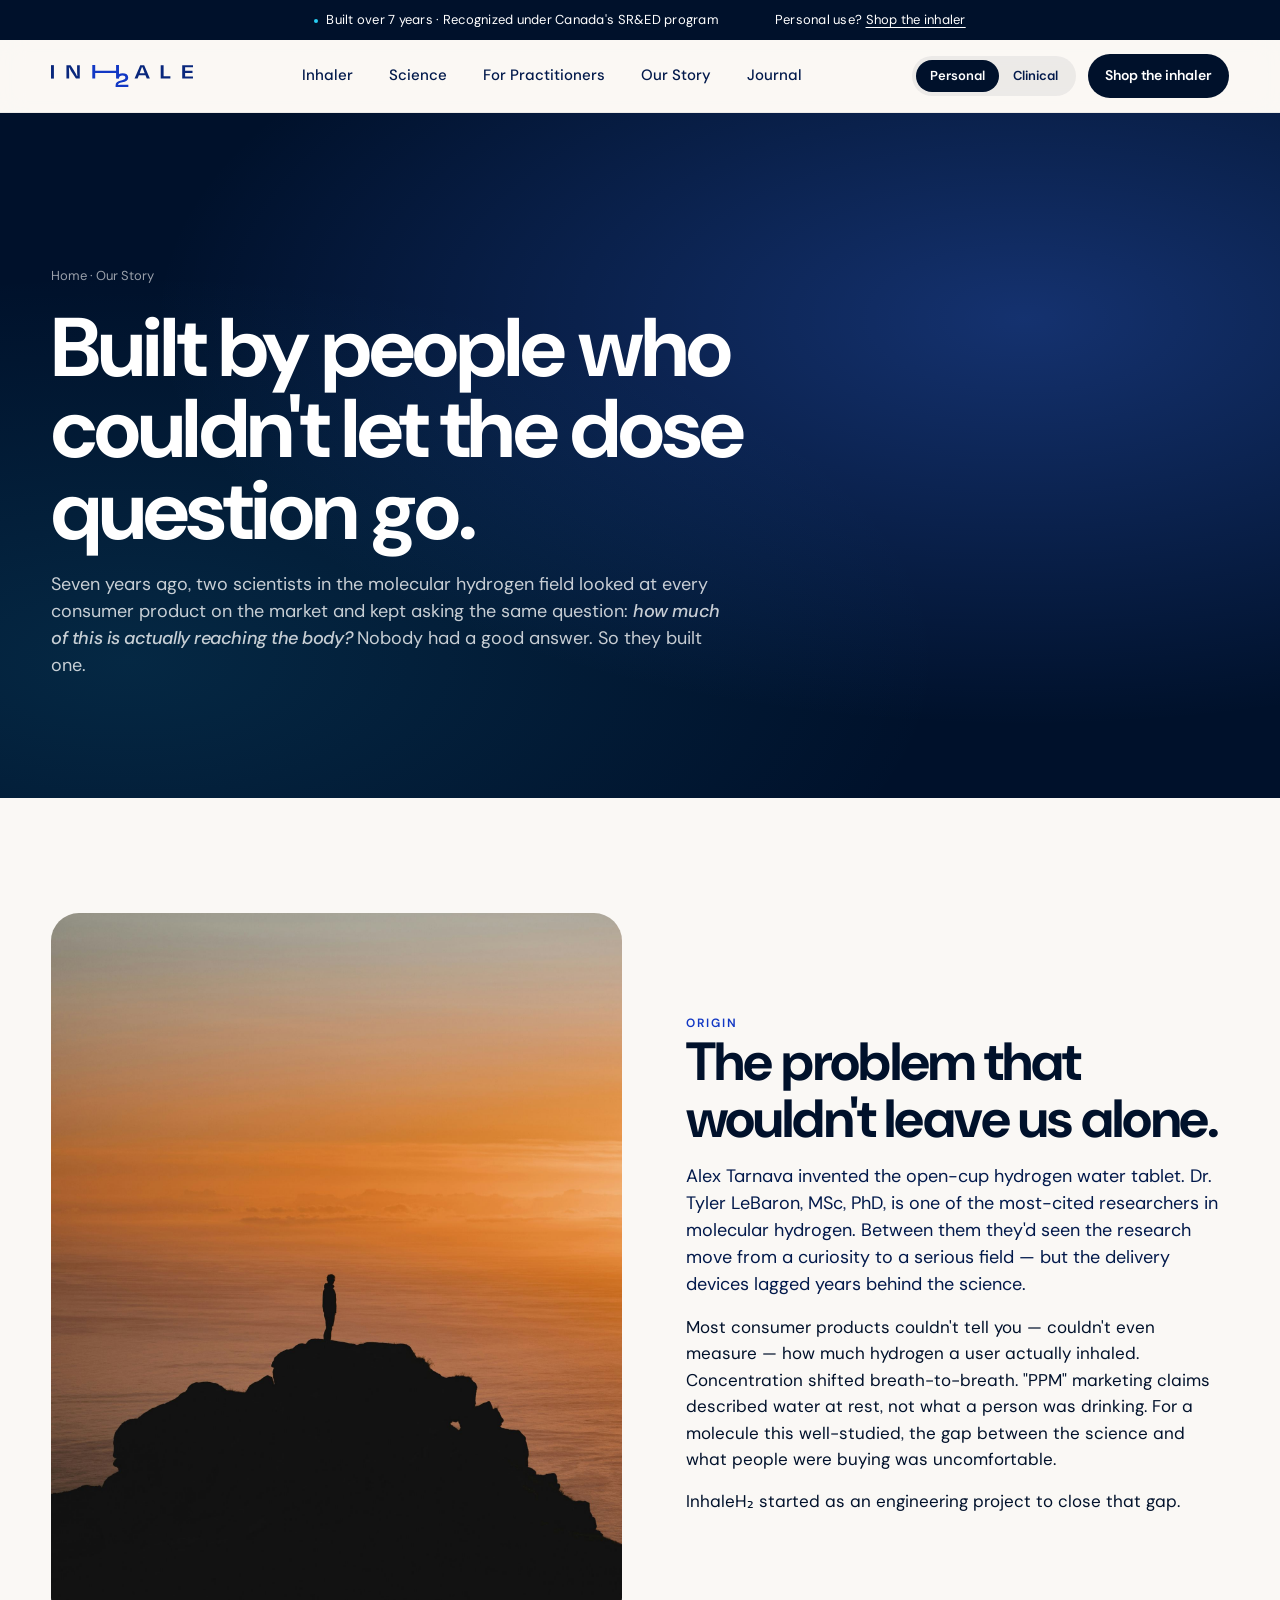
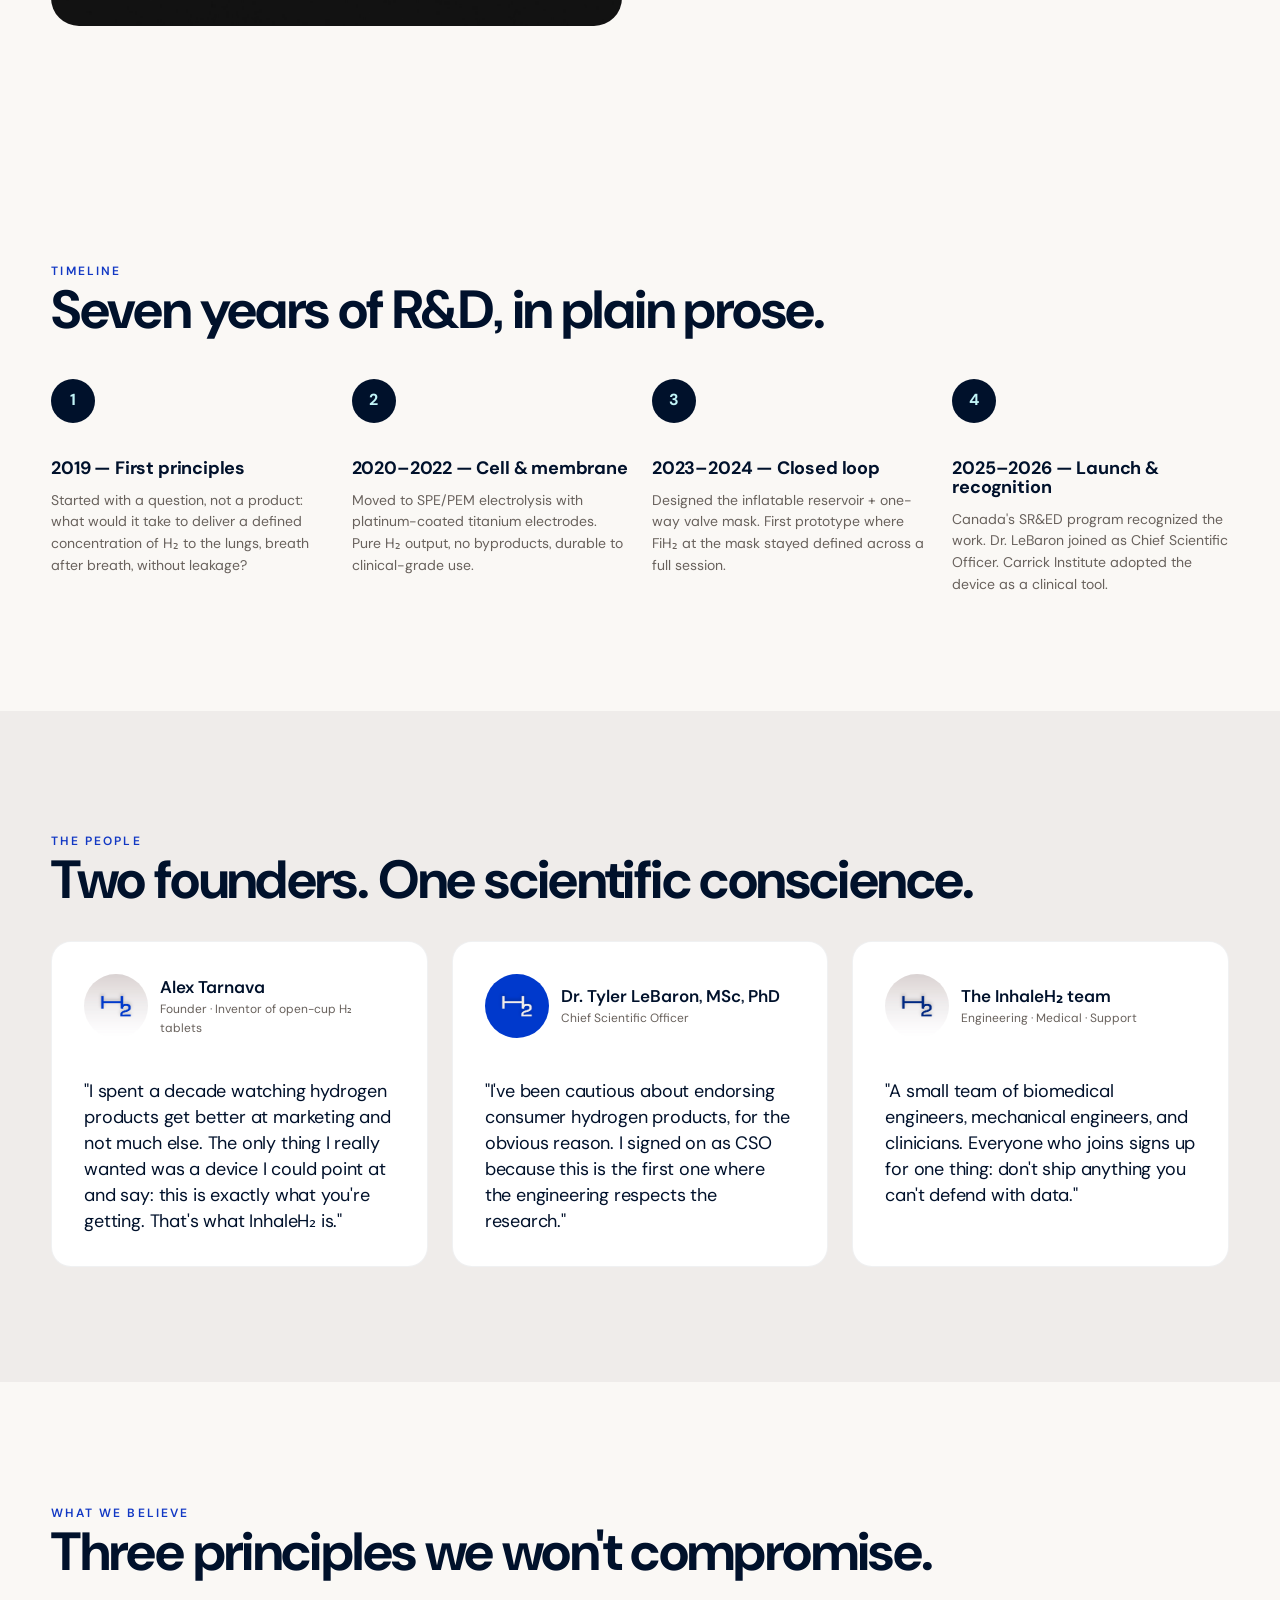
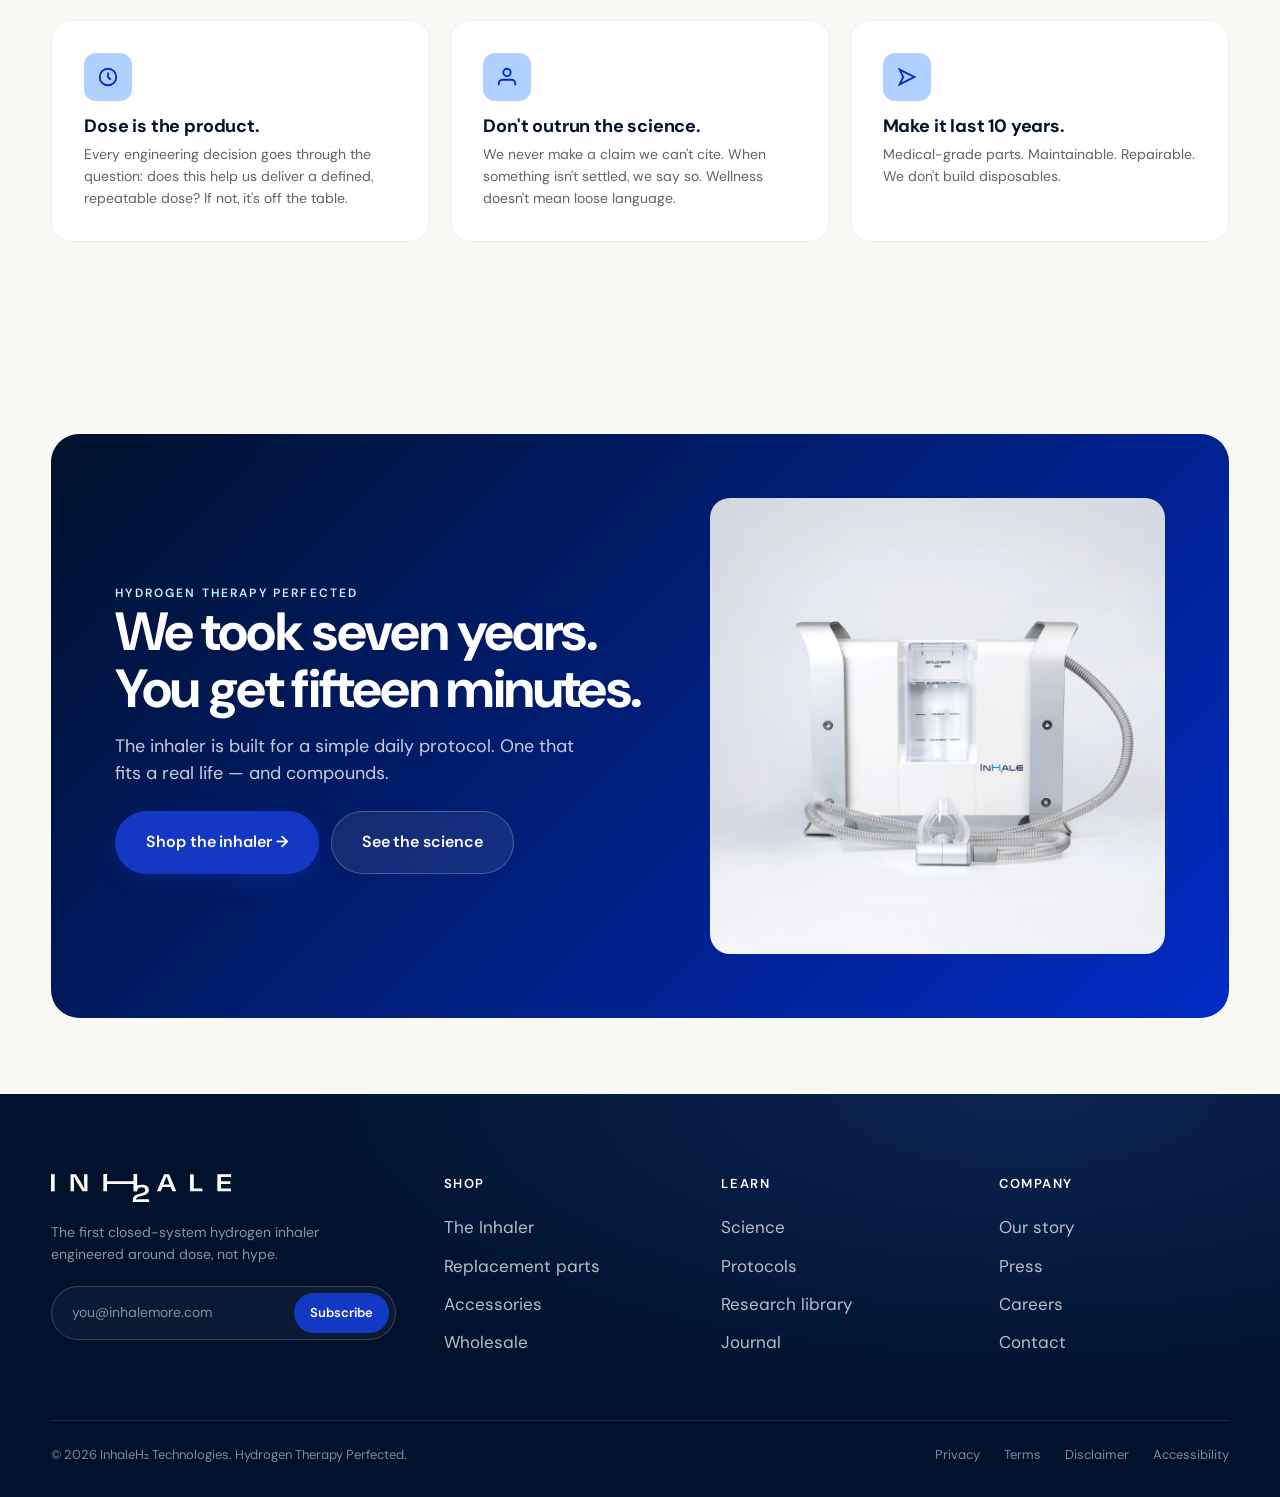
<file: inhaleh2-mockup-slim/story.html>
<!doctype html>
<html lang="en">
<head>
<meta charset="utf-8" />
<title>Our Story — InhaleH₂</title>
<meta name="viewport" content="width=device-width, initial-scale=1" />
<meta name="description" content="Seven years of R&D. Two scientists. One stubborn belief: hydrogen works, but only if you can actually deliver a defined dose." />
<link rel="icon" type="image/svg+xml" href="assets/img/icon-blue.svg" />
<link rel="stylesheet" href="assets/css/style.css" />
</head>
<body>

<div class="announce">
  <div class="container announce-track">
    <span><span class="announce-dot"></span>Built over 7 years · Recognized under Canada's SR&amp;ED program</span>
    <span>Personal use? <a href="index.html">Shop the inhaler</a></span>
  </div>
</div>

<header class="nav">
  <div class="container nav-inner">
    <a class="nav-logo" href="index.html"><img src="assets/img/logo-color.svg" alt="InhaleH2" /></a>
    <nav class="nav-links">
      <a href="product.html">Inhaler</a>
      <a href="science.html">Science</a>
      <a href="practitioners.html">For Practitioners</a>
      <a href="story.html">Our Story</a>
      <a href="journal.html">Journal</a>
    </nav>
    <div class="nav-actions">
      <div class="audience-toggle">
        <button class="active" data-target="index.html">Personal</button>
        <button data-target="practitioners.html">Clinical</button>
      </div>
      <a class="btn btn--ink btn--sm" href="product.html">Shop the inhaler</a>
    </div>
  </div>
</header>

<!-- Page hero -->
<section class="page-hero">
  <div class="container">
    <div class="breadcrumb"><a href="index.html">Home</a> · <span>Our Story</span></div>
    <h1>Built by people who couldn't let the dose question go.</h1>
    <p class="lead">Seven years ago, two scientists in the molecular hydrogen field looked at every consumer product on the market and kept asking the same question: <em class="italic-display">how much of this is actually reaching the body?</em> Nobody had a good answer. So they built one.</p>
  </div>
</section>

<!-- Origin -->
<section class="section problem">
  <div class="container problem-grid">
    <div class="problem-image">
      <img src="assets/img/atm-people-2.jpg" alt="Founders" />
    </div>
    <div>
      <span class="eyebrow">Origin</span>
      <h2>The problem that wouldn't leave us alone.</h2>
      <p class="lead">Alex Tarnava invented the open-cup hydrogen water tablet. Dr. Tyler LeBaron, MSc, PhD, is one of the most-cited researchers in molecular hydrogen. Between them they'd seen the research move from a curiosity to a serious field — but the delivery devices lagged years behind the science.</p>
      <p>Most consumer products couldn't tell you — couldn't even measure — how much hydrogen a user actually inhaled. Concentration shifted breath-to-breath. "PPM" marketing claims described water at rest, not what a person was drinking. For a molecule this well-studied, the gap between the science and what people were buying was uncomfortable.</p>
      <p>InhaleH₂ started as an engineering project to close that gap.</p>
    </div>
  </div>
</section>

<!-- Timeline -->
<section class="section">
  <div class="container">
    <span class="eyebrow">Timeline</span>
    <h2>Seven years of R&amp;D, in plain prose.</h2>
    <div class="steps" style="margin-top: var(--s-10);">
      <div class="step">
        <span class="n">1</span>
        <h4>2019 — First principles</h4>
        <p>Started with a question, not a product: what would it take to deliver a defined concentration of H₂ to the lungs, breath after breath, without leakage?</p>
      </div>
      <div class="step">
        <span class="n">2</span>
        <h4>2020–2022 — Cell &amp; membrane</h4>
        <p>Moved to SPE/PEM electrolysis with platinum-coated titanium electrodes. Pure H₂ output, no byproducts, durable to clinical-grade use.</p>
      </div>
      <div class="step">
        <span class="n">3</span>
        <h4>2023–2024 — Closed loop</h4>
        <p>Designed the inflatable reservoir + one-way valve mask. First prototype where FiH₂ at the mask stayed defined across a full session.</p>
      </div>
      <div class="step">
        <span class="n">4</span>
        <h4>2025–2026 — Launch &amp; recognition</h4>
        <p>Canada's SR&amp;ED program recognized the work. Dr. LeBaron joined as Chief Scientific Officer. Carrick Institute adopted the device as a clinical tool.</p>
      </div>
    </div>
  </div>
</section>

<!-- Team -->
<section class="section reviews">
  <div class="container">
    <span class="eyebrow">The people</span>
    <h2>Two founders. One scientific conscience.</h2>
    <div class="reviews-grid" style="margin-top: var(--s-8);">
      <div class="review-card">
        <div class="review-meta" style="margin-bottom: var(--s-5);">
          <img src="assets/img/profile-1.jpg" alt="" style="width: 64px; height: 64px;" />
          <div>
            <div class="who" style="font-size: 17px;">Alex Tarnava</div>
            <div class="role">Founder · Inventor of open-cup H₂ tablets</div>
          </div>
        </div>
        <p class="quote">"I spent a decade watching hydrogen products get better at marketing and not much else. The only thing I really wanted was a device I could point at and say: this is exactly what you're getting. That's what InhaleH₂ is."</p>
      </div>
      <div class="review-card">
        <div class="review-meta" style="margin-bottom: var(--s-5);">
          <img src="assets/img/profile-2.jpg" alt="" style="width: 64px; height: 64px;" />
          <div>
            <div class="who" style="font-size: 17px;">Dr. Tyler LeBaron, MSc, PhD</div>
            <div class="role">Chief Scientific Officer</div>
          </div>
        </div>
        <p class="quote">"I've been cautious about endorsing consumer hydrogen products, for the obvious reason. I signed on as CSO because this is the first one where the engineering respects the research."</p>
      </div>
      <div class="review-card">
        <div class="review-meta" style="margin-bottom: var(--s-5);">
          <img src="assets/img/profile-3.jpg" alt="" style="width: 64px; height: 64px;" />
          <div>
            <div class="who" style="font-size: 17px;">The InhaleH₂ team</div>
            <div class="role">Engineering · Medical · Support</div>
          </div>
        </div>
        <p class="quote">"A small team of biomedical engineers, mechanical engineers, and clinicians. Everyone who joins signs up for one thing: don't ship anything you can't defend with data."</p>
      </div>
    </div>
  </div>
</section>

<!-- Values -->
<section class="section">
  <div class="container">
    <span class="eyebrow">What we believe</span>
    <h2>Three principles we won't compromise.</h2>
    <div class="value-grid" style="margin-top: var(--s-10);">
      <div class="value-card">
        <div class="ico">
          <svg width="22" height="22" viewBox="0 0 24 24" fill="none" stroke="currentColor" stroke-width="2"><circle cx="12" cy="12" r="9"/><path d="M12 7v5l3 3"/></svg>
        </div>
        <h4>Dose is the product.</h4>
        <p>Every engineering decision goes through the question: does this help us deliver a defined, repeatable dose? If not, it's off the table.</p>
      </div>
      <div class="value-card">
        <div class="ico">
          <svg width="22" height="22" viewBox="0 0 24 24" fill="none" stroke="currentColor" stroke-width="2"><path d="M3 21v-2a4 4 0 0 1 4-4h10a4 4 0 0 1 4 4v2"/><circle cx="12" cy="7" r="4"/></svg>
        </div>
        <h4>Don't outrun the science.</h4>
        <p>We never make a claim we can't cite. When something isn't settled, we say so. Wellness doesn't mean loose language.</p>
      </div>
      <div class="value-card">
        <div class="ico">
          <svg width="22" height="22" viewBox="0 0 24 24" fill="none" stroke="currentColor" stroke-width="2"><path d="M4 4l16 8-16 8 4-8-4-8z"/></svg>
        </div>
        <h4>Make it last 10 years.</h4>
        <p>Medical-grade parts. Maintainable. Repairable. We don't build disposables.</p>
      </div>
    </div>
  </div>
</section>

<!-- Big closing band -->
<section class="section section--tight">
  <div class="container">
    <div class="b2b-band" style="background: linear-gradient(135deg, var(--ink) 0%, var(--blue-700) 100%);">
      <div class="b2b-band-grid">
        <div>
          <span class="eyebrow" style="color: var(--mint);">Hydrogen Therapy Perfected</span>
          <h2>We took seven years. You get fifteen minutes.</h2>
          <p class="lead" style="color: rgba(255,255,255,.78); max-width: 480px;">The inhaler is built for a simple daily protocol. One that fits a real life — and compounds.</p>
          <div style="display: flex; gap: 12px; margin-top: 24px; flex-wrap: wrap;">
            <a class="btn btn--primary btn--lg" href="product.html">Shop the inhaler →</a>
            <a class="btn btn--ghost-light btn--lg" href="science.html">See the science</a>
          </div>
        </div>
        <div>
          <img src="assets/img/product-main.webp" alt="InhaleH2" style="border-radius: var(--radius-lg);" />
        </div>
      </div>
    </div>
  </div>
</section>

<footer class="footer">
  <div class="container footer-inner">
    <div class="footer-top">
      <div class="footer-brand">
        <img src="assets/img/logo-white.svg" alt="InhaleH2" />
        <p>The first closed-system hydrogen inhaler engineered around dose, not hype.</p>
        <div class="newsletter"><input type="email" placeholder="you@inhalemore.com" /><button>Subscribe</button></div>
      </div>
      <div class="footer-col"><h5>Shop</h5><ul><li><a href="product.html">The Inhaler</a></li><li><a href="#">Replacement parts</a></li><li><a href="#">Accessories</a></li><li><a href="practitioners.html">Wholesale</a></li></ul></div>
      <div class="footer-col"><h5>Learn</h5><ul><li><a href="science.html">Science</a></li><li><a href="#">Protocols</a></li><li><a href="#">Research library</a></li><li><a href="journal.html">Journal</a></li></ul></div>
      <div class="footer-col"><h5>Company</h5><ul><li><a href="story.html">Our story</a></li><li><a href="#">Press</a></li><li><a href="#">Careers</a></li><li><a href="#">Contact</a></li></ul></div>
    </div>
    <div class="footer-bottom">
      <div>© 2026 InhaleH₂ Technologies. Hydrogen Therapy Perfected.</div>
      <div class="legal"><a href="#">Privacy</a><a href="#">Terms</a><a href="#">Disclaimer</a><a href="#">Accessibility</a></div>
    </div>
  </div>
</footer>

<script src="assets/js/site.js"></script>
</body>
</html>
</file>
<file: assets/css/style.css>
/* ============================================================
   InhaleH2 — Mockup Stylesheet
   Brand colors and type from official InhaleH2 brand system.
   ============================================================ */

/* -------- Fonts -------- */
@font-face {
  font-family: "DM Sans";
  src: url("../fonts/DMSans.ttf") format("truetype-variations");
  font-weight: 100 1000;
  font-style: normal;
  font-display: swap;
}
@font-face {
  font-family: "DM Sans";
  src: url("../fonts/DMSans-Italic.ttf") format("truetype-variations");
  font-weight: 100 1000;
  font-style: italic;
  font-display: swap;
}

/* -------- Design Tokens -------- */
:root {
  /* Primary palette */
  --blue-100: #B0D0FF;
  --blue-200: #528CFF;
  --blue-400: #4077FF;
  --blue-500: #1238C4;
  --blue-600: #124BFF;
  --blue-700: #002BC6;
  --blue-800: #09277C;
  --blue-900: #02194B;
  --blue-950: #00112B;

  /* Secondary lights */
  --mint:    #C1F4F7;
  --sky:     #B0D0FF;
  --lilac:   #D5B8FF;
  --peach:   #FFDACA;
  --tan:     #EFECEA;

  /* Accents */
  --cyan:    #27CEF4;
  --violet:  #9F5CFF;
  --orange:  #FF9864;
  --rust:    #FF722C;

  /* Neutrals */
  --ink:     #00112B;
  --ink-2:   #02194B;
  --slate:   #68615C;
  --warm-gray: #D1CCC9;
  --paper:   #FAF8F5;
  --paper-2: #EFECEA;
  --white:   #FFFFFF;

  /* Type */
  --font-sans: "DM Sans", "Inter", -apple-system, BlinkMacSystemFont, "Segoe UI", Helvetica, Arial, sans-serif;
  --font-display: "DM Sans", "Inter", -apple-system, BlinkMacSystemFont, "Segoe UI", Helvetica, Arial, sans-serif;

  /* Spacing scale (4pt grid) */
  --s-1: 4px;
  --s-2: 8px;
  --s-3: 12px;
  --s-4: 16px;
  --s-5: 20px;
  --s-6: 24px;
  --s-8: 32px;
  --s-10: 40px;
  --s-12: 48px;
  --s-16: 64px;
  --s-20: 80px;
  --s-24: 96px;
  --s-32: 128px;

  /* Layout */
  --max-w: 1440px;
  --container: min(1320px, 92vw);
  --radius-sm: 6px;
  --radius: 12px;
  --radius-lg: 20px;
  --radius-xl: 28px;
  --radius-pill: 999px;

  /* Motion */
  --ease: cubic-bezier(.2,.7,.2,1);
  --t-fast: 160ms;
  --t-med: 280ms;
  --t-slow: 600ms;

  /* Shadows */
  --shadow-sm: 0 2px 8px rgba(0,17,43,.06);
  --shadow:    0 8px 28px rgba(0,17,43,.10);
  --shadow-lg: 0 24px 80px rgba(0,17,43,.18);
}

/* -------- Reset -------- */
*, *::before, *::after { box-sizing: border-box; }
html { -webkit-text-size-adjust: 100%; scroll-behavior: smooth; }
body {
  margin: 0;
  font-family: var(--font-sans);
  font-size: 17px;
  line-height: 1.55;
  color: var(--ink);
  background: var(--paper);
  font-feature-settings: "ss01", "ss02", "cv11";
  -webkit-font-smoothing: antialiased;
  text-rendering: optimizeLegibility;
}
img, video { max-width: 100%; height: auto; display: block; }
a { color: inherit; text-decoration: none; }
button { font: inherit; cursor: pointer; border: 0; background: none; color: inherit; }
input, select, textarea { font: inherit; color: inherit; }

/* -------- Typography -------- */
.eyebrow {
  font-size: 12px;
  font-weight: 600;
  letter-spacing: .18em;
  text-transform: uppercase;
  color: var(--blue-500);
}
h1, h2, h3, h4 {
  font-family: var(--font-display);
  font-weight: 700;
  letter-spacing: -.02em;
  line-height: 1.05;
  margin: 0 0 var(--s-4);
  color: var(--ink);
}
h1 { font-size: clamp(40px, 6.5vw, 96px); letter-spacing: -.035em; line-height: .98; }
h2 { font-size: clamp(32px, 4.2vw, 64px); letter-spacing: -.03em; }
h3 { font-size: clamp(22px, 2vw, 32px); }
h4 { font-size: 18px; letter-spacing: -.01em; }
p  { margin: 0 0 var(--s-4); }
.lead { font-size: clamp(18px, 1.4vw, 22px); color: var(--ink-2); line-height: 1.5; }
.small { font-size: 13px; color: var(--slate); }

.italic-display {
  font-style: italic;
  font-weight: 500;
  letter-spacing: -.025em;
}

/* -------- Containers -------- */
.container { width: var(--container); margin-inline: auto; }
.section { padding-block: clamp(64px, 9vw, 140px); }
.section--tight { padding-block: clamp(48px, 6vw, 96px); }

/* -------- Buttons -------- */
.btn {
  display: inline-flex;
  align-items: center;
  gap: var(--s-2);
  padding: 14px 22px;
  border-radius: var(--radius-pill);
  font-weight: 600;
  font-size: 15px;
  letter-spacing: -.005em;
  transition: transform var(--t-fast) var(--ease), background var(--t-fast), color var(--t-fast), box-shadow var(--t-fast);
  white-space: nowrap;
  border: 1px solid transparent;
}
.btn:hover { transform: translateY(-1px); }
.btn:active { transform: translateY(0); }
.btn--primary {
  background: var(--blue-500);
  color: #fff;
  box-shadow: 0 6px 20px rgba(18,56,196,.28);
}
.btn--primary:hover { background: var(--blue-700); }
.btn--ink {
  background: var(--ink);
  color: #fff;
}
.btn--ink:hover { background: var(--blue-900); }
.btn--ghost {
  background: transparent;
  color: var(--ink);
  border-color: rgba(0,17,43,.14);
}
.btn--ghost:hover { background: var(--ink); color: #fff; border-color: var(--ink); }
.btn--ghost-light {
  background: rgba(255,255,255,.08);
  color: #fff;
  border-color: rgba(255,255,255,.22);
  backdrop-filter: blur(6px);
}
.btn--ghost-light:hover { background: rgba(255,255,255,.18); }
.btn--lg { padding: 18px 30px; font-size: 16px; }
.btn--sm { padding: 10px 16px; font-size: 14px; }

.btn .arrow { transition: transform var(--t-fast) var(--ease); }
.btn:hover .arrow { transform: translateX(3px); }

/* -------- Announcement bar -------- */
.announce {
  background: var(--ink);
  color: #fff;
  font-size: 13px;
  letter-spacing: .02em;
  padding: 10px 0;
  text-align: center;
  position: relative;
  z-index: 30;
}
.announce a { text-decoration: underline; text-underline-offset: 3px; }
.announce-track { display: flex; gap: 56px; justify-content: center; align-items: center; flex-wrap: wrap; }
.announce-dot { width: 4px; height: 4px; border-radius: 50%; background: var(--cyan); display: inline-block; margin-right: 8px; vertical-align: middle; }

/* -------- Navigation -------- */
.nav {
  position: sticky;
  top: 0;
  z-index: 25;
  background: rgba(250, 248, 245, .82);
  backdrop-filter: saturate(140%) blur(12px);
  border-bottom: 1px solid rgba(0,17,43,.06);
}
.nav-inner {
  display: grid;
  grid-template-columns: auto 1fr auto;
  align-items: center;
  gap: var(--s-8);
  padding: 14px 0;
}
.nav-logo img { height: 22px; width: auto; }
.nav-links {
  display: flex;
  gap: var(--s-8);
  justify-content: center;
  font-size: 15px;
  font-weight: 500;
}
.nav-links a {
  position: relative;
  padding: 6px 2px;
  color: var(--ink-2);
  transition: color var(--t-fast);
}
.nav-links a:hover { color: var(--blue-500); }
.nav-links a.has-mega::after {
  content: ""; display: inline-block; margin-left: 6px;
  width: 6px; height: 6px; border-right: 1.5px solid currentColor; border-bottom: 1.5px solid currentColor;
  transform: rotate(45deg) translateY(-3px);
}
.nav-actions {
  display: flex;
  gap: var(--s-3);
  align-items: center;
}
.audience-toggle {
  display: inline-flex;
  background: rgba(0,17,43,.06);
  border-radius: var(--radius-pill);
  padding: 4px;
  font-size: 13px;
  font-weight: 600;
}
.audience-toggle button {
  padding: 6px 14px;
  border-radius: var(--radius-pill);
  color: var(--ink-2);
  transition: background var(--t-fast), color var(--t-fast);
}
.audience-toggle button.active {
  background: var(--ink);
  color: #fff;
}
.icon-btn {
  width: 38px; height: 38px;
  border-radius: 50%;
  display: inline-flex; align-items: center; justify-content: center;
  background: rgba(0,17,43,.04);
  transition: background var(--t-fast);
  position: relative;
}
.icon-btn:hover { background: rgba(0,17,43,.10); }
.icon-btn .badge {
  position: absolute; top: -3px; right: -3px;
  background: var(--blue-500); color: #fff;
  width: 18px; height: 18px; border-radius: 50%;
  font-size: 11px; font-weight: 700;
  display: flex; align-items: center; justify-content: center;
  border: 2px solid var(--paper);
}

/* -------- Hero -------- */
.hero {
  position: relative;
  min-height: clamp(640px, 92vh, 980px);
  overflow: hidden;
  color: #fff;
  background: var(--blue-950);
  isolation: isolate;
}
.hero-video {
  position: absolute; inset: 0;
  width: 100%; height: 100%;
  object-fit: cover;
  z-index: -2;
}
.hero-overlay {
  position: absolute; inset: 0;
  background:
    linear-gradient(180deg, rgba(0,17,43,.20) 0%, rgba(0,17,43,.08) 30%, rgba(0,17,43,.78) 100%),
    radial-gradient(ellipse at 80% 10%, rgba(64,119,255,.35) 0%, transparent 60%);
  z-index: -1;
}
.hero-inner {
  display: grid;
  grid-template-rows: 1fr auto;
  min-height: clamp(640px, 92vh, 980px);
  padding-block: 88px 56px;
}
.hero-copy { align-self: end; max-width: 920px; }
.hero h1 {
  color: #fff;
  font-weight: 600;
}
.hero h1 em { font-weight: 500; color: var(--mint); font-style: italic; }
.hero-sub {
  font-size: clamp(16px, 1.2vw, 20px);
  color: rgba(255,255,255,.82);
  max-width: 620px;
  margin-bottom: var(--s-8);
}
.hero-ctas { display: flex; gap: var(--s-3); flex-wrap: wrap; }
.hero-foot {
  display: grid;
  grid-template-columns: 2fr 1fr;
  gap: var(--s-8);
  align-items: end;
  margin-top: var(--s-12);
  padding-top: var(--s-6);
  border-top: 1px solid rgba(255,255,255,.18);
}
.hero-stats {
  display: grid;
  grid-template-columns: repeat(3, 1fr);
  gap: var(--s-8);
}
.hero-stat .num {
  display: block;
  font-size: clamp(28px, 2.6vw, 44px);
  font-weight: 600;
  letter-spacing: -.03em;
  line-height: 1;
  margin-bottom: 4px;
}
.hero-stat .label {
  font-size: 13px;
  color: rgba(255,255,255,.7);
  letter-spacing: .02em;
}
.hero-meta { font-size: 13px; color: rgba(255,255,255,.7); justify-self: end; text-align: right; }

/* -------- Marquee / pillars -------- */
.pillars {
  background: var(--ink);
  color: #fff;
  padding: 24px 0;
  overflow: hidden;
  border-block: 1px solid rgba(255,255,255,.08);
}
.pillars-track {
  display: flex;
  gap: 80px;
  font-size: clamp(28px, 4vw, 56px);
  font-weight: 600;
  letter-spacing: -.02em;
  white-space: nowrap;
  animation: marquee 40s linear infinite;
}
.pillars-track span { display: inline-flex; align-items: center; gap: 80px; }
.pillars-track .dot { width: 12px; height: 12px; background: var(--cyan); border-radius: 50%; }
.pillars-track .pill {
  font-style: italic;
  font-weight: 400;
  color: var(--mint);
}
@keyframes marquee {
  from { transform: translateX(0); }
  to   { transform: translateX(-50%); }
}

/* -------- Trust strip -------- */
.trust-strip {
  background: var(--paper);
  padding: 36px 0;
  border-bottom: 1px solid rgba(0,17,43,.06);
}
.trust-strip-inner {
  display: grid;
  grid-template-columns: auto 1fr;
  gap: var(--s-12);
  align-items: center;
}
.trust-strip-label {
  font-size: 12px;
  letter-spacing: .15em;
  text-transform: uppercase;
  color: var(--slate);
  font-weight: 600;
}
.trust-logos {
  display: flex;
  gap: var(--s-12);
  flex-wrap: wrap;
  align-items: center;
  font-size: 14px;
  color: var(--ink-2);
  font-weight: 600;
  letter-spacing: -.005em;
}
.trust-logos > div {
  display: flex; align-items: center; gap: 10px;
  opacity: .82;
}
.trust-logos .badge-mark {
  width: 28px; height: 28px; border-radius: 50%;
  background: var(--ink);
  color: var(--cyan);
  font-size: 11px; font-weight: 700;
  display: inline-flex; align-items: center; justify-content: center;
}

/* -------- Section: Problem framed -------- */
.problem {
  background: var(--paper);
  position: relative;
}
.problem-grid {
  display: grid;
  grid-template-columns: 1.05fr 1fr;
  gap: var(--s-16);
  align-items: center;
}
.problem-image {
  border-radius: var(--radius-xl);
  overflow: hidden;
  position: relative;
  aspect-ratio: 4/5;
  background: var(--ink);
}
.problem-image img { width: 100%; height: 100%; object-fit: cover; }
.problem-points { display: grid; gap: var(--s-6); }
.problem-points .pt {
  display: grid;
  grid-template-columns: 36px 1fr;
  gap: var(--s-4);
  align-items: start;
  padding: var(--s-5) 0;
  border-bottom: 1px solid rgba(0,17,43,.08);
}
.problem-points .pt:last-child { border-bottom: 0; }
.problem-points .pt .num {
  width: 32px; height: 32px; border-radius: 50%;
  border: 1.5px solid var(--ink);
  display: inline-flex; align-items: center; justify-content: center;
  font-size: 13px; font-weight: 700;
}
.problem-points .pt h4 { margin-bottom: 4px; font-size: 19px; }
.problem-points .pt p { color: var(--slate); margin: 0; font-size: 15px; line-height: 1.5; }

/* -------- Product showcase -------- */
.showcase {
  background: linear-gradient(180deg, var(--paper) 0%, var(--paper-2) 100%);
  position: relative;
  overflow: hidden;
}
.showcase-head {
  display: grid;
  grid-template-columns: 1fr auto;
  align-items: end;
  gap: var(--s-8);
  margin-bottom: var(--s-12);
}
.showcase-head h2 { max-width: 720px; margin: 0; }
.showcase-grid {
  display: grid;
  grid-template-columns: 1.4fr 1fr;
  gap: var(--s-6);
}
.showcase-card {
  border-radius: var(--radius-xl);
  overflow: hidden;
  position: relative;
  min-height: 480px;
  background: var(--ink);
  color: #fff;
  display: flex;
  flex-direction: column;
  justify-content: flex-end;
  padding: var(--s-10);
  isolation: isolate;
}
.showcase-card .bg {
  position: absolute; inset: 0; z-index: -2;
  width: 100%; height: 100%;
  object-fit: cover;
}
.showcase-card::after {
  content: ""; position: absolute; inset: 0; z-index: -1;
  background: linear-gradient(180deg, rgba(0,17,43,0) 30%, rgba(0,17,43,.85) 100%);
}
.showcase-card .eyebrow { color: var(--mint); }
.showcase-card h3 { color: #fff; margin-bottom: var(--s-3); }
.showcase-card p { color: rgba(255,255,255,.78); margin: 0 0 var(--s-5); max-width: 420px; }
.showcase-card .link {
  display: inline-flex; gap: 8px; align-items: center;
  font-weight: 600; font-size: 14px;
  border-bottom: 1px solid currentColor; padding-bottom: 2px; align-self: start;
}
.showcase-tall { grid-row: span 2; min-height: 980px; }

/* -------- Science explainer -------- */
.science {
  background: var(--ink);
  color: #fff;
  position: relative;
  overflow: hidden;
}
.science::before {
  content: ""; position: absolute; inset: 0;
  background: radial-gradient(ellipse at 70% 40%, rgba(64,119,255,.25), transparent 60%),
              radial-gradient(ellipse at 20% 80%, rgba(39,206,244,.18), transparent 60%);
  pointer-events: none;
}
.science-inner { position: relative; z-index: 1; }
.science h2 { color: #fff; max-width: 900px; }
.science .lead { color: rgba(255,255,255,.78); max-width: 760px; margin-bottom: var(--s-12); }
.science-grid {
  display: grid;
  grid-template-columns: repeat(3, 1fr);
  gap: var(--s-6);
  margin-top: var(--s-10);
}
.science-card {
  background: rgba(255,255,255,.04);
  border: 1px solid rgba(255,255,255,.08);
  border-radius: var(--radius-lg);
  padding: var(--s-8);
  transition: background var(--t-med), border-color var(--t-med), transform var(--t-med);
}
.science-card:hover { background: rgba(255,255,255,.07); border-color: rgba(64,119,255,.4); transform: translateY(-4px); }
.science-card .num {
  font-size: 13px; letter-spacing: .14em; text-transform: uppercase;
  color: var(--mint); margin-bottom: var(--s-6); font-weight: 600;
}
.science-card h4 { color: #fff; font-size: 22px; margin-bottom: var(--s-3); }
.science-card p { color: rgba(255,255,255,.72); font-size: 15px; margin: 0; }

/* -------- Compare table (vs alternatives) -------- */
.compare {
  background: var(--paper);
}
.compare-table {
  border-radius: var(--radius-xl);
  overflow: hidden;
  border: 1px solid rgba(0,17,43,.08);
  background: #fff;
  margin-top: var(--s-8);
}
.compare-row {
  display: grid;
  grid-template-columns: 2fr 1fr 1fr 1fr;
  align-items: center;
  padding: 18px 24px;
  border-bottom: 1px solid rgba(0,17,43,.06);
  font-size: 15px;
}
.compare-row:last-child { border-bottom: 0; }
.compare-head {
  background: var(--ink);
  color: #fff;
  font-weight: 600;
  font-size: 14px;
  letter-spacing: -.005em;
}
.compare-head .ours {
  color: var(--mint);
  display: inline-flex; align-items: center; gap: 8px;
}
.compare-cell { display: flex; align-items: center; gap: 8px; color: var(--slate); }
.compare-cell.feature { color: var(--ink); font-weight: 500; }
.compare-cell.win { color: var(--blue-500); font-weight: 600; }

/* -------- Reviews -------- */
.reviews {
  background: var(--paper-2);
}
.reviews-head {
  display: flex; justify-content: space-between; align-items: end;
  margin-bottom: var(--s-10); gap: var(--s-8); flex-wrap: wrap;
}
.reviews-stats { display: flex; gap: var(--s-8); align-items: center; }
.stars { color: var(--rust); letter-spacing: 2px; font-size: 18px; }
.reviews-grid {
  display: grid;
  grid-template-columns: repeat(3, 1fr);
  gap: var(--s-6);
}
.review-card {
  background: #fff;
  border-radius: var(--radius-lg);
  padding: var(--s-8);
  border: 1px solid rgba(0,17,43,.06);
  display: flex; flex-direction: column; gap: var(--s-5);
}
.review-card .quote {
  font-size: 18px;
  line-height: 1.45;
  color: var(--ink);
  letter-spacing: -.01em;
  margin: 0;
  flex: 1;
}
.review-meta { display: flex; align-items: center; gap: var(--s-3); }
.review-meta img {
  width: 44px; height: 44px; border-radius: 50%; object-fit: cover;
}
.review-meta .who { font-weight: 600; font-size: 14px; }
.review-meta .role { font-size: 12px; color: var(--slate); }

/* -------- B2B band -------- */
.b2b-band {
  background: linear-gradient(135deg, var(--blue-950) 0%, var(--blue-800) 60%, var(--blue-500) 100%);
  color: #fff;
  border-radius: var(--radius-xl);
  padding: var(--s-16);
  position: relative;
  overflow: hidden;
}
.b2b-band-grid {
  display: grid; grid-template-columns: 1.2fr 1fr; gap: var(--s-12);
  align-items: center;
}
.b2b-band h2 { color: #fff; max-width: 540px; }
.b2b-band .small-list { display: grid; gap: var(--s-3); margin: var(--s-6) 0 var(--s-8); }
.b2b-band .small-list .item {
  display: grid; grid-template-columns: 22px 1fr; gap: var(--s-3); align-items: start;
  font-size: 15px; color: rgba(255,255,255,.85);
}
.b2b-band .small-list .check {
  width: 22px; height: 22px; border-radius: 50%;
  background: rgba(255,255,255,.12);
  display: inline-flex; align-items: center; justify-content: center; color: var(--mint);
}
.b2b-card {
  background: rgba(255,255,255,.06);
  border: 1px solid rgba(255,255,255,.14);
  border-radius: var(--radius-lg);
  padding: var(--s-8);
  backdrop-filter: blur(8px);
}
.b2b-card h4 { color: #fff; margin-bottom: var(--s-4); }
.b2b-card .field {
  display: grid; gap: 6px; margin-bottom: var(--s-4);
}
.b2b-card label {
  font-size: 12px; letter-spacing: .1em; text-transform: uppercase; color: rgba(255,255,255,.6);
}
.b2b-card input, .b2b-card select {
  background: rgba(255,255,255,.08);
  border: 1px solid rgba(255,255,255,.18);
  border-radius: var(--radius);
  padding: 12px 14px;
  color: #fff;
  outline: none;
  transition: border-color var(--t-fast), background var(--t-fast);
}
.b2b-card input:focus, .b2b-card select:focus { border-color: var(--mint); background: rgba(255,255,255,.12); }
.b2b-card input::placeholder { color: rgba(255,255,255,.4); }

/* -------- FAQ -------- */
.faq {
  background: var(--paper);
}
.faq-grid {
  display: grid;
  grid-template-columns: 1fr 1.5fr;
  gap: var(--s-12);
}
.faq-list {
  display: grid; gap: var(--s-2);
  border-top: 1px solid rgba(0,17,43,.10);
}
.faq-item {
  border-bottom: 1px solid rgba(0,17,43,.10);
  padding: var(--s-5) 0;
  cursor: pointer;
}
.faq-item summary {
  display: flex; justify-content: space-between; align-items: center;
  list-style: none; gap: var(--s-4);
  font-weight: 600; font-size: 18px; color: var(--ink);
}
.faq-item summary::-webkit-details-marker { display: none; }
.faq-item summary::after {
  content: "+"; font-size: 22px; font-weight: 400; color: var(--blue-500);
  transition: transform var(--t-fast);
}
.faq-item[open] summary::after { content: "–"; }
.faq-item p { margin: var(--s-4) 0 0; color: var(--slate); font-size: 16px; max-width: 64ch; }

/* -------- Newsletter / Footer -------- */
.footer {
  background: var(--ink);
  color: rgba(255,255,255,.72);
  padding: var(--s-20) 0 var(--s-8);
  position: relative;
  overflow: hidden;
}
.footer::before {
  content: ""; position: absolute; inset: 0;
  background: radial-gradient(ellipse at 80% 0%, rgba(64,119,255,.18), transparent 60%);
  pointer-events: none;
}
.footer-inner { position: relative; }
.footer-top {
  display: grid;
  grid-template-columns: 1.5fr 1fr 1fr 1fr;
  gap: var(--s-12);
  margin-bottom: var(--s-16);
}
.footer-brand img { height: 28px; margin-bottom: var(--s-5); }
.footer-brand p { color: rgba(255,255,255,.55); font-size: 14px; max-width: 320px; }
.footer-col h5 {
  color: #fff; font-size: 13px; font-weight: 600; letter-spacing: .12em; text-transform: uppercase;
  margin: 0 0 var(--s-5);
}
.footer-col ul { list-style: none; margin: 0; padding: 0; display: grid; gap: var(--s-3); }
.footer-col a:hover { color: var(--mint); }
.newsletter {
  display: flex;
  margin-top: var(--s-5);
  border: 1px solid rgba(255,255,255,.18);
  border-radius: var(--radius-pill);
  padding: 6px 6px 6px 18px;
  align-items: center;
  background: rgba(255,255,255,.04);
  max-width: 380px;
}
.newsletter input {
  background: transparent; border: 0; flex: 1; color: #fff; outline: none;
  font-size: 14px;
}
.newsletter input::placeholder { color: rgba(255,255,255,.5); }
.newsletter button {
  background: var(--blue-500); color: #fff;
  border-radius: var(--radius-pill);
  padding: 10px 16px; font-size: 13px; font-weight: 600;
}
.footer-bottom {
  display: flex; justify-content: space-between; align-items: center;
  padding-top: var(--s-6); border-top: 1px solid rgba(255,255,255,.10);
  font-size: 13px; color: rgba(255,255,255,.5);
  flex-wrap: wrap; gap: var(--s-4);
}
.footer-bottom .legal { display: flex; gap: var(--s-6); }

/* -------- PDP specific -------- */
.pdp { padding-block: var(--s-12); }
.pdp-grid {
  display: grid;
  grid-template-columns: 1.2fr 1fr;
  gap: var(--s-12);
  align-items: start;
}
.gallery {
  position: sticky; top: 90px;
  display: grid; gap: var(--s-3);
}
.gallery-main {
  border-radius: var(--radius-xl);
  overflow: hidden;
  background: var(--paper-2);
  aspect-ratio: 4/5;
}
.gallery-main img { width: 100%; height: 100%; object-fit: cover; }
.gallery-thumbs { display: grid; grid-template-columns: repeat(4, 1fr); gap: var(--s-3); }
.gallery-thumbs button {
  aspect-ratio: 1;
  border-radius: var(--radius);
  overflow: hidden;
  background: var(--paper-2);
  border: 2px solid transparent;
  transition: border-color var(--t-fast);
  padding: 0;
}
.gallery-thumbs button.active { border-color: var(--blue-500); }
.gallery-thumbs img { width: 100%; height: 100%; object-fit: cover; }
.pdp-info { padding-block: var(--s-3); }
.pdp-info .breadcrumb { font-size: 13px; color: var(--slate); margin-bottom: var(--s-4); }
.pdp-info h1 { font-size: clamp(36px, 4vw, 56px); margin-bottom: var(--s-3); }
.pdp-rating { display: flex; align-items: center; gap: var(--s-3); margin-bottom: var(--s-5); font-size: 14px; color: var(--slate); }
.pdp-price {
  display: flex; align-items: baseline; gap: var(--s-3);
  margin: var(--s-5) 0 var(--s-3);
}
.pdp-price .now { font-size: 36px; font-weight: 700; letter-spacing: -.02em; }
.pdp-price .was { font-size: 18px; color: var(--slate); text-decoration: line-through; }
.pdp-price .save {
  background: var(--mint); color: var(--blue-800);
  padding: 4px 10px; border-radius: var(--radius-pill);
  font-size: 12px; font-weight: 700; letter-spacing: .04em;
}
.pdp-finance { font-size: 13px; color: var(--slate); margin-bottom: var(--s-6); }
.pdp-bullets {
  list-style: none; padding: 0; margin: var(--s-5) 0; display: grid; gap: var(--s-3);
}
.pdp-bullets li {
  display: grid; grid-template-columns: 24px 1fr; gap: var(--s-3); align-items: start;
  font-size: 15px; line-height: 1.45;
}
.pdp-bullets .check {
  width: 22px; height: 22px; border-radius: 50%;
  background: var(--mint); color: var(--blue-800);
  display: inline-flex; align-items: center; justify-content: center;
  font-size: 13px; font-weight: 700;
}
.variant-row { margin: var(--s-6) 0; }
.variant-row .label {
  font-size: 12px; letter-spacing: .12em; text-transform: uppercase; color: var(--slate);
  font-weight: 600; margin-bottom: var(--s-3);
}
.variant-options { display: flex; gap: var(--s-3); flex-wrap: wrap; }
.variant {
  border: 1.5px solid rgba(0,17,43,.16);
  border-radius: var(--radius);
  padding: 14px 18px;
  font-weight: 600; font-size: 14px;
  cursor: pointer;
  transition: all var(--t-fast);
  background: #fff;
  display: flex; flex-direction: column; gap: 2px; align-items: flex-start;
  min-width: 140px;
}
.variant:hover { border-color: var(--ink); }
.variant.selected { border-color: var(--blue-500); background: rgba(64,119,255,.06); }
.variant .sub { font-size: 12px; color: var(--slate); font-weight: 500; }
.variant .price-tag { font-size: 13px; color: var(--blue-500); font-weight: 700; margin-top: 2px; }

.qty-row { display: flex; gap: var(--s-3); align-items: center; margin: var(--s-6) 0; }
.qty {
  display: inline-flex; align-items: center; gap: 0;
  border: 1.5px solid rgba(0,17,43,.16); border-radius: var(--radius-pill);
  overflow: hidden;
}
.qty button { padding: 12px 16px; font-size: 16px; font-weight: 600; }
.qty .val { padding: 0 12px; min-width: 36px; text-align: center; font-weight: 600; }

.cta-row { display: grid; gap: var(--s-3); margin: var(--s-6) 0; }
.cta-row .btn { justify-content: center; padding: 18px; font-size: 16px; }

.assurance {
  display: grid;
  grid-template-columns: repeat(3, 1fr);
  gap: var(--s-3);
  background: var(--paper-2);
  border-radius: var(--radius);
  padding: var(--s-5);
  margin-top: var(--s-5);
}
.assurance .a { text-align: center; }
.assurance .a .ico {
  width: 36px; height: 36px; border-radius: 50%;
  background: #fff; color: var(--blue-500);
  display: inline-flex; align-items: center; justify-content: center;
  margin-bottom: 6px;
}
.assurance .a .t { font-size: 13px; font-weight: 600; line-height: 1.3; color: var(--ink); }

/* PDP details accordion */
.pdp-details {
  margin-top: var(--s-8);
  border-top: 1px solid rgba(0,17,43,.10);
}
.pdp-details details {
  border-bottom: 1px solid rgba(0,17,43,.10);
  padding: var(--s-5) 0;
}
.pdp-details summary {
  list-style: none; cursor: pointer;
  display: flex; justify-content: space-between; align-items: center;
  font-weight: 600; font-size: 16px;
}
.pdp-details summary::-webkit-details-marker { display: none; }
.pdp-details summary::after { content: "+"; color: var(--blue-500); font-size: 22px; }
.pdp-details details[open] summary::after { content: "–"; }
.pdp-details p { margin: var(--s-3) 0 0; color: var(--slate); font-size: 14px; }

/* PDP sticky bar */
.pdp-sticky {
  position: sticky;
  bottom: 0;
  background: rgba(0, 17, 43, .96);
  backdrop-filter: blur(8px);
  color: #fff;
  border-top: 1px solid rgba(255,255,255,.08);
  padding: 14px 0;
  z-index: 20;
  margin-top: var(--s-12);
}
.pdp-sticky-inner {
  display: grid;
  grid-template-columns: auto 1fr auto;
  gap: var(--s-6);
  align-items: center;
}
.pdp-sticky .name { font-weight: 600; }
.pdp-sticky .pr { color: rgba(255,255,255,.7); font-size: 14px; }

/* -------- Page hero (interior pages) -------- */
.page-hero {
  background: var(--ink);
  color: #fff;
  padding: clamp(80px, 12vw, 160px) 0 clamp(60px, 8vw, 120px);
  position: relative;
  overflow: hidden;
}
.page-hero::before {
  content: ""; position: absolute; inset: 0;
  background: radial-gradient(ellipse at 80% 30%, rgba(64,119,255,.32), transparent 60%),
              radial-gradient(ellipse at 10% 80%, rgba(39,206,244,.12), transparent 50%);
}
.page-hero .container { position: relative; }
.page-hero .breadcrumb { font-size: 13px; color: rgba(255,255,255,.6); margin-bottom: var(--s-5); }
.page-hero h1 { color: #fff; max-width: 16ch; margin-bottom: var(--s-5); }
.page-hero .lead { color: rgba(255,255,255,.78); max-width: 56ch; }

/* -------- B2B page specific -------- */
.b2b-grid-2 {
  display: grid; grid-template-columns: 1fr 1fr; gap: var(--s-12);
  align-items: center;
}
.value-grid {
  display: grid; grid-template-columns: repeat(3, 1fr); gap: var(--s-5); margin-top: var(--s-10);
}
.value-card {
  background: #fff;
  border-radius: var(--radius-lg);
  padding: var(--s-8);
  border: 1px solid rgba(0,17,43,.06);
  transition: transform var(--t-med), box-shadow var(--t-med), border-color var(--t-med);
}
.value-card:hover { transform: translateY(-4px); box-shadow: var(--shadow); border-color: rgba(64,119,255,.3); }
.value-card .ico {
  width: 48px; height: 48px; border-radius: 12px;
  background: var(--blue-100); color: var(--blue-700);
  display: inline-flex; align-items: center; justify-content: center;
  margin-bottom: var(--s-4);
}
.value-card h4 { margin-bottom: var(--s-2); }
.value-card p { color: var(--slate); font-size: 14px; margin: 0; }

.case-quote {
  background: var(--ink);
  color: #fff;
  border-radius: var(--radius-xl);
  padding: clamp(40px, 6vw, 80px);
  text-align: center;
  position: relative;
  overflow: hidden;
}
.case-quote::before {
  content: """;
  position: absolute; top: -40px; left: 50%; transform: translateX(-50%);
  font-size: 220px; font-weight: 700; color: var(--blue-500); opacity: .25;
}
.case-quote .q {
  font-size: clamp(22px, 2.4vw, 34px);
  line-height: 1.3; letter-spacing: -.015em;
  font-weight: 500;
  margin: 0 auto var(--s-6); max-width: 800px; position: relative;
}
.case-quote .who {
  display: inline-flex; align-items: center; gap: var(--s-3);
  font-size: 14px; color: rgba(255,255,255,.7);
}
.case-quote .who img { width: 40px; height: 40px; border-radius: 50%; }

/* Application form (B2B) */
.apply {
  background: var(--paper-2);
}
.apply-card {
  background: #fff;
  border-radius: var(--radius-xl);
  padding: clamp(32px, 4vw, 56px);
  border: 1px solid rgba(0,17,43,.06);
  display: grid; grid-template-columns: 1fr 1fr;
  gap: var(--s-12);
}
.apply-card h2 { margin-bottom: var(--s-3); }
.apply-form { display: grid; gap: var(--s-4); }
.apply-form .row-2 { display: grid; grid-template-columns: 1fr 1fr; gap: var(--s-4); }
.apply-form .field label {
  display: block; font-size: 12px; letter-spacing: .1em; text-transform: uppercase;
  color: var(--slate); font-weight: 600; margin-bottom: 6px;
}
.apply-form input, .apply-form select, .apply-form textarea {
  width: 100%; background: var(--paper);
  border: 1.5px solid rgba(0,17,43,.10); border-radius: var(--radius);
  padding: 12px 14px; outline: none; transition: border-color var(--t-fast), background var(--t-fast);
}
.apply-form input:focus, .apply-form select:focus, .apply-form textarea:focus {
  border-color: var(--blue-500); background: #fff;
}

/* -------- Science page specific -------- */
.fact-strip {
  display: grid; grid-template-columns: repeat(4, 1fr); gap: 1px;
  background: rgba(0,17,43,.10);
  border-radius: var(--radius-lg); overflow: hidden;
  border: 1px solid rgba(0,17,43,.10);
  margin-top: var(--s-10);
}
.fact { background: #fff; padding: var(--s-8); }
.fact .num {
  font-size: clamp(36px, 4vw, 56px);
  font-weight: 700; letter-spacing: -.03em;
  color: var(--blue-500); line-height: 1; display: block; margin-bottom: var(--s-3);
}
.fact .label { font-size: 14px; color: var(--slate); }

.steps {
  display: grid; grid-template-columns: repeat(4, 1fr); gap: var(--s-6);
  margin-top: var(--s-10);
}
.step {
  position: relative;
  padding-top: var(--s-8);
}
.step .n {
  position: absolute; top: 0; left: 0;
  width: 44px; height: 44px; border-radius: 50%;
  background: var(--ink); color: var(--mint);
  display: inline-flex; align-items: center; justify-content: center;
  font-weight: 700; font-size: 16px;
}
.step h4 { margin: var(--s-12) 0 var(--s-3); }
.step p { color: var(--slate); font-size: 14px; margin: 0; }

.research-grid {
  display: grid; grid-template-columns: repeat(2, 1fr); gap: var(--s-5);
  margin-top: var(--s-10);
}
.research-card {
  background: #fff; border: 1px solid rgba(0,17,43,.06);
  border-radius: var(--radius-lg); padding: var(--s-6);
  display: grid; grid-template-columns: 1fr auto; align-items: start; gap: var(--s-4);
  transition: border-color var(--t-fast), transform var(--t-fast);
}
.research-card:hover { border-color: var(--blue-500); transform: translateY(-2px); }
.research-card .meta { font-size: 12px; color: var(--slate); margin-bottom: var(--s-2); letter-spacing: .04em; text-transform: uppercase; font-weight: 600; }
.research-card h4 { font-size: 17px; line-height: 1.3; margin: 0 0 var(--s-2); }
.research-card .src { font-size: 13px; color: var(--slate); }
.research-card .arrow {
  width: 36px; height: 36px; border-radius: 50%;
  background: var(--paper-2); color: var(--blue-500);
  display: inline-flex; align-items: center; justify-content: center;
  flex-shrink: 0;
}

/* -------- Mini cart -------- */
.minicart {
  position: fixed; top: 0; right: 0; bottom: 0;
  width: min(420px, 92vw);
  background: #fff;
  z-index: 50;
  box-shadow: -20px 0 60px rgba(0,17,43,.18);
  transform: translateX(100%);
  transition: transform var(--t-med) var(--ease);
  display: flex; flex-direction: column;
}
.minicart.open { transform: translateX(0); }
.minicart-overlay {
  position: fixed; inset: 0; background: rgba(0,17,43,.5);
  z-index: 49; opacity: 0; pointer-events: none;
  transition: opacity var(--t-med);
}
.minicart-overlay.open { opacity: 1; pointer-events: all; }
.minicart-head {
  padding: var(--s-6); border-bottom: 1px solid rgba(0,17,43,.08);
  display: flex; justify-content: space-between; align-items: center;
}
.minicart-head h4 { margin: 0; font-size: 18px; }
.minicart-body {
  flex: 1; padding: var(--s-6); display: grid; gap: var(--s-5);
}
.minicart-item {
  display: grid; grid-template-columns: 80px 1fr auto; gap: var(--s-4);
  align-items: center;
}
.minicart-item img {
  width: 80px; height: 80px; border-radius: var(--radius); object-fit: cover; background: var(--paper-2);
}
.minicart-item .name { font-weight: 600; font-size: 14px; }
.minicart-item .var { font-size: 12px; color: var(--slate); }
.minicart-item .pr { font-weight: 600; font-size: 14px; }
.minicart-foot { padding: var(--s-6); border-top: 1px solid rgba(0,17,43,.08); display: grid; gap: var(--s-3); }
.minicart-foot .totals { display: flex; justify-content: space-between; font-weight: 600; font-size: 16px; }
.minicart-foot .totals .lbl { color: var(--slate); font-weight: 500; }
.minicart-foot .free-ship {
  background: var(--mint); color: var(--blue-800);
  padding: 10px 14px; border-radius: var(--radius); font-size: 13px; font-weight: 600; text-align: center;
}

/* -------- Mega menu -------- */
.mega {
  position: absolute; left: 0; right: 0; top: 100%;
  background: rgba(250, 248, 245, .98);
  backdrop-filter: blur(20px);
  border-top: 1px solid rgba(0,17,43,.06);
  border-bottom: 1px solid rgba(0,17,43,.06);
  padding: var(--s-10) 0;
  display: none;
}
.nav:hover .mega { display: block; }

/* -------- Helpers -------- */
.divider {
  height: 1px; background: rgba(0,17,43,.08); margin-block: var(--s-12);
}
.text-center { text-align: center; }
.mt-0 { margin-top: 0; }
.fade-in { animation: fadeIn .9s var(--ease) both; }
@keyframes fadeIn { from { opacity: 0; transform: translateY(12px); } to { opacity: 1; transform: none; } }

/* -------- Responsive -------- */
@media (max-width: 1024px) {
  .nav-links { display: none; }
  .hero-stats { grid-template-columns: 1fr 1fr; }
  .hero-foot { grid-template-columns: 1fr; }
  .hero-meta { justify-self: start; text-align: left; }
  .problem-grid { grid-template-columns: 1fr; }
  .showcase-grid { grid-template-columns: 1fr; }
  .showcase-tall { grid-row: auto; min-height: 480px; }
  .science-grid { grid-template-columns: 1fr; }
  .reviews-grid { grid-template-columns: 1fr; }
  .b2b-band-grid, .apply-card, .pdp-grid, .b2b-grid-2, .faq-grid { grid-template-columns: 1fr; }
  .gallery { position: static; }
  .footer-top { grid-template-columns: 1fr 1fr; }
  .fact-strip { grid-template-columns: 1fr 1fr; }
  .steps, .value-grid { grid-template-columns: 1fr 1fr; }
  .compare-row { grid-template-columns: 2fr 1fr 1fr 1fr; font-size: 13px; padding: 14px; }
  .audience-toggle { display: none; }
}
@media (max-width: 640px) {
  .footer-top { grid-template-columns: 1fr; }
  .steps, .value-grid, .reviews-grid, .fact-strip, .hero-stats { grid-template-columns: 1fr 1fr; }
  .pillars-track { font-size: 28px; gap: 40px; }
  .pillars-track span { gap: 40px; }
  .compare-row { grid-template-columns: 1.6fr 1fr 1fr 1fr; }
  .trust-strip-inner { grid-template-columns: 1fr; gap: var(--s-5); }
  .trust-logos { gap: var(--s-6); }
  .b2b-band, .apply-card { padding: var(--s-8); }
}
</file>
<file: inhaleh2-mockup-slim/assets/css/style.css>
/* ============================================================
   InhaleH2 — Mockup Stylesheet
   Brand colors and type from official InhaleH2 brand system.
   ============================================================ */

/* -------- Fonts -------- */
@font-face {
  font-family: "DM Sans";
  src: url("../fonts/DMSans.ttf") format("truetype-variations");
  font-weight: 100 1000;
  font-style: normal;
  font-display: swap;
}
@font-face {
  font-family: "DM Sans";
  src: url("../fonts/DMSans-Italic.ttf") format("truetype-variations");
  font-weight: 100 1000;
  font-style: italic;
  font-display: swap;
}

/* -------- Design Tokens -------- */
:root {
  /* Primary palette */
  --blue-100: #B0D0FF;
  --blue-200: #528CFF;
  --blue-400: #4077FF;
  --blue-500: #1238C4;
  --blue-600: #124BFF;
  --blue-700: #002BC6;
  --blue-800: #09277C;
  --blue-900: #02194B;
  --blue-950: #00112B;

  /* Secondary lights */
  --mint:    #C1F4F7;
  --sky:     #B0D0FF;
  --lilac:   #D5B8FF;
  --peach:   #FFDACA;
  --tan:     #EFECEA;

  /* Accents */
  --cyan:    #27CEF4;
  --violet:  #9F5CFF;
  --orange:  #FF9864;
  --rust:    #FF722C;

  /* Neutrals */
  --ink:     #00112B;
  --ink-2:   #02194B;
  --slate:   #68615C;
  --warm-gray: #D1CCC9;
  --paper:   #FAF8F5;
  --paper-2: #EFECEA;
  --white:   #FFFFFF;

  /* Type */
  --font-sans: "DM Sans", "Inter", -apple-system, BlinkMacSystemFont, "Segoe UI", Helvetica, Arial, sans-serif;
  --font-display: "DM Sans", "Inter", -apple-system, BlinkMacSystemFont, "Segoe UI", Helvetica, Arial, sans-serif;

  /* Spacing scale (4pt grid) */
  --s-1: 4px;
  --s-2: 8px;
  --s-3: 12px;
  --s-4: 16px;
  --s-5: 20px;
  --s-6: 24px;
  --s-8: 32px;
  --s-10: 40px;
  --s-12: 48px;
  --s-16: 64px;
  --s-20: 80px;
  --s-24: 96px;
  --s-32: 128px;

  /* Layout */
  --max-w: 1440px;
  --container: min(1320px, 92vw);
  --radius-sm: 6px;
  --radius: 12px;
  --radius-lg: 20px;
  --radius-xl: 28px;
  --radius-pill: 999px;

  /* Motion */
  --ease: cubic-bezier(.2,.7,.2,1);
  --t-fast: 160ms;
  --t-med: 280ms;
  --t-slow: 600ms;

  /* Shadows */
  --shadow-sm: 0 2px 8px rgba(0,17,43,.06);
  --shadow:    0 8px 28px rgba(0,17,43,.10);
  --shadow-lg: 0 24px 80px rgba(0,17,43,.18);
}

/* -------- Reset -------- */
*, *::before, *::after { box-sizing: border-box; }
html { -webkit-text-size-adjust: 100%; scroll-behavior: smooth; }
body {
  margin: 0;
  font-family: var(--font-sans);
  font-size: 17px;
  line-height: 1.55;
  color: var(--ink);
  background: var(--paper);
  font-feature-settings: "ss01", "ss02", "cv11";
  -webkit-font-smoothing: antialiased;
  text-rendering: optimizeLegibility;
}
img, video { max-width: 100%; height: auto; display: block; }
a { color: inherit; text-decoration: none; }
button { font: inherit; cursor: pointer; border: 0; background: none; color: inherit; }
input, select, textarea { font: inherit; color: inherit; }

/* -------- Typography -------- */
.eyebrow {
  font-size: 12px;
  font-weight: 600;
  letter-spacing: .18em;
  text-transform: uppercase;
  color: var(--blue-500);
}
h1, h2, h3, h4 {
  font-family: var(--font-display);
  font-weight: 700;
  letter-spacing: -.02em;
  line-height: 1.05;
  margin: 0 0 var(--s-4);
  color: var(--ink);
}
h1 { font-size: clamp(40px, 6.5vw, 96px); letter-spacing: -.035em; line-height: .98; }
h2 { font-size: clamp(32px, 4.2vw, 64px); letter-spacing: -.03em; }
h3 { font-size: clamp(22px, 2vw, 32px); }
h4 { font-size: 18px; letter-spacing: -.01em; }
p  { margin: 0 0 var(--s-4); }
.lead { font-size: clamp(18px, 1.4vw, 22px); color: var(--ink-2); line-height: 1.5; }
.small { font-size: 13px; color: var(--slate); }

.italic-display {
  font-style: italic;
  font-weight: 500;
  letter-spacing: -.025em;
}

/* -------- Containers -------- */
.container { width: var(--container); margin-inline: auto; }
.section { padding-block: clamp(64px, 9vw, 140px); }
.section--tight { padding-block: clamp(48px, 6vw, 96px); }

/* -------- Buttons -------- */
.btn {
  display: inline-flex;
  align-items: center;
  gap: var(--s-2);
  padding: 14px 22px;
  border-radius: var(--radius-pill);
  font-weight: 600;
  font-size: 15px;
  letter-spacing: -.005em;
  transition: transform var(--t-fast) var(--ease), background var(--t-fast), color var(--t-fast), box-shadow var(--t-fast);
  white-space: nowrap;
  border: 1px solid transparent;
}
.btn:hover { transform: translateY(-1px); }
.btn:active { transform: translateY(0); }
.btn--primary {
  background: var(--blue-500);
  color: #fff;
  box-shadow: 0 6px 20px rgba(18,56,196,.28);
}
.btn--primary:hover { background: var(--blue-700); }
.btn--ink {
  background: var(--ink);
  color: #fff;
}
.btn--ink:hover { background: var(--blue-900); }
.btn--ghost {
  background: transparent;
  color: var(--ink);
  border-color: rgba(0,17,43,.14);
}
.btn--ghost:hover { background: var(--ink); color: #fff; border-color: var(--ink); }
.btn--ghost-light {
  background: rgba(255,255,255,.08);
  color: #fff;
  border-color: rgba(255,255,255,.22);
  backdrop-filter: blur(6px);
}
.btn--ghost-light:hover { background: rgba(255,255,255,.18); }
.btn--lg { padding: 18px 30px; font-size: 16px; }
.btn--sm { padding: 10px 16px; font-size: 14px; }

.btn .arrow { transition: transform var(--t-fast) var(--ease); }
.btn:hover .arrow { transform: translateX(3px); }

/* -------- Announcement bar -------- */
.announce {
  background: var(--ink);
  color: #fff;
  font-size: 13px;
  letter-spacing: .02em;
  padding: 10px 0;
  text-align: center;
  position: relative;
  z-index: 30;
}
.announce a { text-decoration: underline; text-underline-offset: 3px; }
.announce-track { display: flex; gap: 56px; justify-content: center; align-items: center; flex-wrap: wrap; }
.announce-dot { width: 4px; height: 4px; border-radius: 50%; background: var(--cyan); display: inline-block; margin-right: 8px; vertical-align: middle; }

/* -------- Navigation -------- */
.nav {
  position: sticky;
  top: 0;
  z-index: 25;
  background: rgba(250, 248, 245, .82);
  backdrop-filter: saturate(140%) blur(12px);
  border-bottom: 1px solid rgba(0,17,43,.06);
}
.nav-inner {
  display: grid;
  grid-template-columns: auto 1fr auto;
  align-items: center;
  gap: var(--s-8);
  padding: 14px 0;
}
.nav-logo img { height: 22px; width: auto; }
.nav-links {
  display: flex;
  gap: var(--s-8);
  justify-content: center;
  font-size: 15px;
  font-weight: 500;
}
.nav-links a {
  position: relative;
  padding: 6px 2px;
  color: var(--ink-2);
  transition: color var(--t-fast);
}
.nav-links a:hover { color: var(--blue-500); }
.nav-links a.has-mega::after {
  content: ""; display: inline-block; margin-left: 6px;
  width: 6px; height: 6px; border-right: 1.5px solid currentColor; border-bottom: 1.5px solid currentColor;
  transform: rotate(45deg) translateY(-3px);
}
.nav-actions {
  display: flex;
  gap: var(--s-3);
  align-items: center;
}
.audience-toggle {
  display: inline-flex;
  background: rgba(0,17,43,.06);
  border-radius: var(--radius-pill);
  padding: 4px;
  font-size: 13px;
  font-weight: 600;
}
.audience-toggle button {
  padding: 6px 14px;
  border-radius: var(--radius-pill);
  color: var(--ink-2);
  transition: background var(--t-fast), color var(--t-fast);
}
.audience-toggle button.active {
  background: var(--ink);
  color: #fff;
}
.icon-btn {
  width: 38px; height: 38px;
  border-radius: 50%;
  display: inline-flex; align-items: center; justify-content: center;
  background: rgba(0,17,43,.04);
  transition: background var(--t-fast);
  position: relative;
}
.icon-btn:hover { background: rgba(0,17,43,.10); }
.icon-btn .badge {
  position: absolute; top: -3px; right: -3px;
  background: var(--blue-500); color: #fff;
  width: 18px; height: 18px; border-radius: 50%;
  font-size: 11px; font-weight: 700;
  display: flex; align-items: center; justify-content: center;
  border: 2px solid var(--paper);
}

/* -------- Hero -------- */
.hero {
  position: relative;
  min-height: clamp(640px, 92vh, 980px);
  overflow: hidden;
  color: #fff;
  background: var(--blue-950);
  isolation: isolate;
}
.hero-video {
  position: absolute; inset: 0;
  width: 100%; height: 100%;
  object-fit: cover;
  z-index: -2;
}
.hero-overlay {
  position: absolute; inset: 0;
  background:
    linear-gradient(180deg, rgba(0,17,43,.20) 0%, rgba(0,17,43,.08) 30%, rgba(0,17,43,.78) 100%),
    radial-gradient(ellipse at 80% 10%, rgba(64,119,255,.35) 0%, transparent 60%);
  z-index: -1;
}
.hero-inner {
  display: grid;
  grid-template-rows: 1fr auto;
  min-height: clamp(640px, 92vh, 980px);
  padding-block: 88px 56px;
}
.hero-copy { align-self: end; max-width: 920px; }
.hero h1 {
  color: #fff;
  font-weight: 600;
}
.hero h1 em { font-weight: 500; color: var(--mint); font-style: italic; }
.hero-sub {
  font-size: clamp(16px, 1.2vw, 20px);
  color: rgba(255,255,255,.82);
  max-width: 620px;
  margin-bottom: var(--s-8);
}
.hero-ctas { display: flex; gap: var(--s-3); flex-wrap: wrap; }
.hero-foot {
  display: grid;
  grid-template-columns: 2fr 1fr;
  gap: var(--s-8);
  align-items: end;
  margin-top: var(--s-12);
  padding-top: var(--s-6);
  border-top: 1px solid rgba(255,255,255,.18);
}
.hero-stats {
  display: grid;
  grid-template-columns: repeat(3, 1fr);
  gap: var(--s-8);
}
.hero-stat .num {
  display: block;
  font-size: clamp(28px, 2.6vw, 44px);
  font-weight: 600;
  letter-spacing: -.03em;
  line-height: 1;
  margin-bottom: 4px;
}
.hero-stat .label {
  font-size: 13px;
  color: rgba(255,255,255,.7);
  letter-spacing: .02em;
}
.hero-meta { font-size: 13px; color: rgba(255,255,255,.7); justify-self: end; text-align: right; }

/* -------- Marquee / pillars -------- */
.pillars {
  background: var(--ink);
  color: #fff;
  padding: 24px 0;
  overflow: hidden;
  border-block: 1px solid rgba(255,255,255,.08);
}
.pillars-track {
  display: flex;
  gap: 80px;
  font-size: clamp(28px, 4vw, 56px);
  font-weight: 600;
  letter-spacing: -.02em;
  white-space: nowrap;
  animation: marquee 40s linear infinite;
}
.pillars-track span { display: inline-flex; align-items: center; gap: 80px; }
.pillars-track .dot { width: 12px; height: 12px; background: var(--cyan); border-radius: 50%; }
.pillars-track .pill {
  font-style: italic;
  font-weight: 400;
  color: var(--mint);
}
@keyframes marquee {
  from { transform: translateX(0); }
  to   { transform: translateX(-50%); }
}

/* -------- Trust strip -------- */
.trust-strip {
  background: var(--paper);
  padding: 36px 0;
  border-bottom: 1px solid rgba(0,17,43,.06);
}
.trust-strip-inner {
  display: grid;
  grid-template-columns: auto 1fr;
  gap: var(--s-12);
  align-items: center;
}
.trust-strip-label {
  font-size: 12px;
  letter-spacing: .15em;
  text-transform: uppercase;
  color: var(--slate);
  font-weight: 600;
}
.trust-logos {
  display: flex;
  gap: var(--s-12);
  flex-wrap: wrap;
  align-items: center;
  font-size: 14px;
  color: var(--ink-2);
  font-weight: 600;
  letter-spacing: -.005em;
}
.trust-logos > div {
  display: flex; align-items: center; gap: 10px;
  opacity: .82;
}
.trust-logos .badge-mark {
  width: 28px; height: 28px; border-radius: 50%;
  background: var(--ink);
  color: var(--cyan);
  font-size: 11px; font-weight: 700;
  display: inline-flex; align-items: center; justify-content: center;
}

/* -------- Section: Problem framed -------- */
.problem {
  background: var(--paper);
  position: relative;
}
.problem-grid {
  display: grid;
  grid-template-columns: 1.05fr 1fr;
  gap: var(--s-16);
  align-items: center;
}
.problem-image {
  border-radius: var(--radius-xl);
  overflow: hidden;
  position: relative;
  aspect-ratio: 4/5;
  background: var(--ink);
}
.problem-image img { width: 100%; height: 100%; object-fit: cover; }
.problem-points { display: grid; gap: var(--s-6); }
.problem-points .pt {
  display: grid;
  grid-template-columns: 36px 1fr;
  gap: var(--s-4);
  align-items: start;
  padding: var(--s-5) 0;
  border-bottom: 1px solid rgba(0,17,43,.08);
}
.problem-points .pt:last-child { border-bottom: 0; }
.problem-points .pt .num {
  width: 32px; height: 32px; border-radius: 50%;
  border: 1.5px solid var(--ink);
  display: inline-flex; align-items: center; justify-content: center;
  font-size: 13px; font-weight: 700;
}
.problem-points .pt h4 { margin-bottom: 4px; font-size: 19px; }
.problem-points .pt p { color: var(--slate); margin: 0; font-size: 15px; line-height: 1.5; }

/* -------- Product showcase -------- */
.showcase {
  background: linear-gradient(180deg, var(--paper) 0%, var(--paper-2) 100%);
  position: relative;
  overflow: hidden;
}
.showcase-head {
  display: grid;
  grid-template-columns: 1fr auto;
  align-items: end;
  gap: var(--s-8);
  margin-bottom: var(--s-12);
}
.showcase-head h2 { max-width: 720px; margin: 0; }
.showcase-grid {
  display: grid;
  grid-template-columns: 1.4fr 1fr;
  gap: var(--s-6);
}
.showcase-card {
  border-radius: var(--radius-xl);
  overflow: hidden;
  position: relative;
  min-height: 480px;
  background: var(--ink);
  color: #fff;
  display: flex;
  flex-direction: column;
  justify-content: flex-end;
  padding: var(--s-10);
  isolation: isolate;
}
.showcase-card .bg {
  position: absolute; inset: 0; z-index: -2;
  width: 100%; height: 100%;
  object-fit: cover;
}
.showcase-card::after {
  content: ""; position: absolute; inset: 0; z-index: -1;
  background: linear-gradient(180deg, rgba(0,17,43,0) 30%, rgba(0,17,43,.85) 100%);
}
.showcase-card .eyebrow { color: var(--mint); }
.showcase-card h3 { color: #fff; margin-bottom: var(--s-3); }
.showcase-card p { color: rgba(255,255,255,.78); margin: 0 0 var(--s-5); max-width: 420px; }
.showcase-card .link {
  display: inline-flex; gap: 8px; align-items: center;
  font-weight: 600; font-size: 14px;
  border-bottom: 1px solid currentColor; padding-bottom: 2px; align-self: start;
}
.showcase-tall { grid-row: span 2; min-height: 980px; }

/* -------- Science explainer -------- */
.science {
  background: var(--ink);
  color: #fff;
  position: relative;
  overflow: hidden;
}
.science::before {
  content: ""; position: absolute; inset: 0;
  background: radial-gradient(ellipse at 70% 40%, rgba(64,119,255,.25), transparent 60%),
              radial-gradient(ellipse at 20% 80%, rgba(39,206,244,.18), transparent 60%);
  pointer-events: none;
}
.science-inner { position: relative; z-index: 1; }
.science h2 { color: #fff; max-width: 900px; }
.science .lead { color: rgba(255,255,255,.78); max-width: 760px; margin-bottom: var(--s-12); }
.science-grid {
  display: grid;
  grid-template-columns: repeat(3, 1fr);
  gap: var(--s-6);
  margin-top: var(--s-10);
}
.science-card {
  background: rgba(255,255,255,.04);
  border: 1px solid rgba(255,255,255,.08);
  border-radius: var(--radius-lg);
  padding: var(--s-8);
  transition: background var(--t-med), border-color var(--t-med), transform var(--t-med);
}
.science-card:hover { background: rgba(255,255,255,.07); border-color: rgba(64,119,255,.4); transform: translateY(-4px); }
.science-card .num {
  font-size: 13px; letter-spacing: .14em; text-transform: uppercase;
  color: var(--mint); margin-bottom: var(--s-6); font-weight: 600;
}
.science-card h4 { color: #fff; font-size: 22px; margin-bottom: var(--s-3); }
.science-card p { color: rgba(255,255,255,.72); font-size: 15px; margin: 0; }

/* -------- Compare table (vs alternatives) -------- */
.compare {
  background: var(--paper);
}
.compare-table {
  border-radius: var(--radius-xl);
  overflow: hidden;
  border: 1px solid rgba(0,17,43,.08);
  background: #fff;
  margin-top: var(--s-8);
}
.compare-row {
  display: grid;
  grid-template-columns: 2fr 1fr 1fr 1fr;
  align-items: center;
  padding: 18px 24px;
  border-bottom: 1px solid rgba(0,17,43,.06);
  font-size: 15px;
}
.compare-row:last-child { border-bottom: 0; }
.compare-head {
  background: var(--ink);
  color: #fff;
  font-weight: 600;
  font-size: 14px;
  letter-spacing: -.005em;
}
.compare-head .ours {
  color: var(--mint);
  display: inline-flex; align-items: center; gap: 8px;
}
.compare-cell { display: flex; align-items: center; gap: 8px; color: var(--slate); }
.compare-cell.feature { color: var(--ink); font-weight: 500; }
.compare-cell.win { color: var(--blue-500); font-weight: 600; }

/* -------- Reviews -------- */
.reviews {
  background: var(--paper-2);
}
.reviews-head {
  display: flex; justify-content: space-between; align-items: end;
  margin-bottom: var(--s-10); gap: var(--s-8); flex-wrap: wrap;
}
.reviews-stats { display: flex; gap: var(--s-8); align-items: center; }
.stars { color: var(--rust); letter-spacing: 2px; font-size: 18px; }
.reviews-grid {
  display: grid;
  grid-template-columns: repeat(3, 1fr);
  gap: var(--s-6);
}
.review-card {
  background: #fff;
  border-radius: var(--radius-lg);
  padding: var(--s-8);
  border: 1px solid rgba(0,17,43,.06);
  display: flex; flex-direction: column; gap: var(--s-5);
}
.review-card .quote {
  font-size: 18px;
  line-height: 1.45;
  color: var(--ink);
  letter-spacing: -.01em;
  margin: 0;
  flex: 1;
}
.review-meta { display: flex; align-items: center; gap: var(--s-3); }
.review-meta img {
  width: 44px; height: 44px; border-radius: 50%; object-fit: cover;
}
.review-meta .who { font-weight: 600; font-size: 14px; }
.review-meta .role { font-size: 12px; color: var(--slate); }

/* -------- B2B band -------- */
.b2b-band {
  background: linear-gradient(135deg, var(--blue-950) 0%, var(--blue-800) 60%, var(--blue-500) 100%);
  color: #fff;
  border-radius: var(--radius-xl);
  padding: var(--s-16);
  position: relative;
  overflow: hidden;
}
.b2b-band-grid {
  display: grid; grid-template-columns: 1.2fr 1fr; gap: var(--s-12);
  align-items: center;
}
.b2b-band h2 { color: #fff; max-width: 540px; }
.b2b-band .small-list { display: grid; gap: var(--s-3); margin: var(--s-6) 0 var(--s-8); }
.b2b-band .small-list .item {
  display: grid; grid-template-columns: 22px 1fr; gap: var(--s-3); align-items: start;
  font-size: 15px; color: rgba(255,255,255,.85);
}
.b2b-band .small-list .check {
  width: 22px; height: 22px; border-radius: 50%;
  background: rgba(255,255,255,.12);
  display: inline-flex; align-items: center; justify-content: center; color: var(--mint);
}
.b2b-card {
  background: rgba(255,255,255,.06);
  border: 1px solid rgba(255,255,255,.14);
  border-radius: var(--radius-lg);
  padding: var(--s-8);
  backdrop-filter: blur(8px);
}
.b2b-card h4 { color: #fff; margin-bottom: var(--s-4); }
.b2b-card .field {
  display: grid; gap: 6px; margin-bottom: var(--s-4);
}
.b2b-card label {
  font-size: 12px; letter-spacing: .1em; text-transform: uppercase; color: rgba(255,255,255,.6);
}
.b2b-card input, .b2b-card select {
  background: rgba(255,255,255,.08);
  border: 1px solid rgba(255,255,255,.18);
  border-radius: var(--radius);
  padding: 12px 14px;
  color: #fff;
  outline: none;
  transition: border-color var(--t-fast), background var(--t-fast);
}
.b2b-card input:focus, .b2b-card select:focus { border-color: var(--mint); background: rgba(255,255,255,.12); }
.b2b-card input::placeholder { color: rgba(255,255,255,.4); }

/* -------- FAQ -------- */
.faq {
  background: var(--paper);
}
.faq-grid {
  display: grid;
  grid-template-columns: 1fr 1.5fr;
  gap: var(--s-12);
}
.faq-list {
  display: grid; gap: var(--s-2);
  border-top: 1px solid rgba(0,17,43,.10);
}
.faq-item {
  border-bottom: 1px solid rgba(0,17,43,.10);
  padding: var(--s-5) 0;
  cursor: pointer;
}
.faq-item summary {
  display: flex; justify-content: space-between; align-items: center;
  list-style: none; gap: var(--s-4);
  font-weight: 600; font-size: 18px; color: var(--ink);
}
.faq-item summary::-webkit-details-marker { display: none; }
.faq-item summary::after {
  content: "+"; font-size: 22px; font-weight: 400; color: var(--blue-500);
  transition: transform var(--t-fast);
}
.faq-item[open] summary::after { content: "–"; }
.faq-item p { margin: var(--s-4) 0 0; color: var(--slate); font-size: 16px; max-width: 64ch; }

/* -------- Newsletter / Footer -------- */
.footer {
  background: var(--ink);
  color: rgba(255,255,255,.72);
  padding: var(--s-20) 0 var(--s-8);
  position: relative;
  overflow: hidden;
}
.footer::before {
  content: ""; position: absolute; inset: 0;
  background: radial-gradient(ellipse at 80% 0%, rgba(64,119,255,.18), transparent 60%);
  pointer-events: none;
}
.footer-inner { position: relative; }
.footer-top {
  display: grid;
  grid-template-columns: 1.5fr 1fr 1fr 1fr;
  gap: var(--s-12);
  margin-bottom: var(--s-16);
}
.footer-brand img { height: 28px; margin-bottom: var(--s-5); }
.footer-brand p { color: rgba(255,255,255,.55); font-size: 14px; max-width: 320px; }
.footer-col h5 {
  color: #fff; font-size: 13px; font-weight: 600; letter-spacing: .12em; text-transform: uppercase;
  margin: 0 0 var(--s-5);
}
.footer-col ul { list-style: none; margin: 0; padding: 0; display: grid; gap: var(--s-3); }
.footer-col a:hover { color: var(--mint); }
.newsletter {
  display: flex;
  margin-top: var(--s-5);
  border: 1px solid rgba(255,255,255,.18);
  border-radius: var(--radius-pill);
  padding: 6px 6px 6px 18px;
  align-items: center;
  background: rgba(255,255,255,.04);
  max-width: 380px;
}
.newsletter input {
  background: transparent; border: 0; flex: 1; color: #fff; outline: none;
  font-size: 14px;
}
.newsletter input::placeholder { color: rgba(255,255,255,.5); }
.newsletter button {
  background: var(--blue-500); color: #fff;
  border-radius: var(--radius-pill);
  padding: 10px 16px; font-size: 13px; font-weight: 600;
}
.footer-bottom {
  display: flex; justify-content: space-between; align-items: center;
  padding-top: var(--s-6); border-top: 1px solid rgba(255,255,255,.10);
  font-size: 13px; color: rgba(255,255,255,.5);
  flex-wrap: wrap; gap: var(--s-4);
}
.footer-bottom .legal { display: flex; gap: var(--s-6); }

/* -------- PDP specific -------- */
.pdp { padding-block: var(--s-12); }
.pdp-grid {
  display: grid;
  grid-template-columns: 1.2fr 1fr;
  gap: var(--s-12);
  align-items: start;
}
.gallery {
  position: sticky; top: 90px;
  display: grid; gap: var(--s-3);
}
.gallery-main {
  border-radius: var(--radius-xl);
  overflow: hidden;
  background: var(--paper-2);
  aspect-ratio: 4/5;
}
.gallery-main img { width: 100%; height: 100%; object-fit: cover; }
.gallery-thumbs { display: grid; grid-template-columns: repeat(4, 1fr); gap: var(--s-3); }
.gallery-thumbs button {
  aspect-ratio: 1;
  border-radius: var(--radius);
  overflow: hidden;
  background: var(--paper-2);
  border: 2px solid transparent;
  transition: border-color var(--t-fast);
  padding: 0;
}
.gallery-thumbs button.active { border-color: var(--blue-500); }
.gallery-thumbs img { width: 100%; height: 100%; object-fit: cover; }
.pdp-info { padding-block: var(--s-3); }
.pdp-info .breadcrumb { font-size: 13px; color: var(--slate); margin-bottom: var(--s-4); }
.pdp-info h1 { font-size: clamp(36px, 4vw, 56px); margin-bottom: var(--s-3); }
.pdp-rating { display: flex; align-items: center; gap: var(--s-3); margin-bottom: var(--s-5); font-size: 14px; color: var(--slate); }
.pdp-price {
  display: flex; align-items: baseline; gap: var(--s-3);
  margin: var(--s-5) 0 var(--s-3);
}
.pdp-price .now { font-size: 36px; font-weight: 700; letter-spacing: -.02em; }
.pdp-price .was { font-size: 18px; color: var(--slate); text-decoration: line-through; }
.pdp-price .save {
  background: var(--mint); color: var(--blue-800);
  padding: 4px 10px; border-radius: var(--radius-pill);
  font-size: 12px; font-weight: 700; letter-spacing: .04em;
}
.pdp-finance { font-size: 13px; color: var(--slate); margin-bottom: var(--s-6); }
.pdp-bullets {
  list-style: none; padding: 0; margin: var(--s-5) 0; display: grid; gap: var(--s-3);
}
.pdp-bullets li {
  display: grid; grid-template-columns: 24px 1fr; gap: var(--s-3); align-items: start;
  font-size: 15px; line-height: 1.45;
}
.pdp-bullets .check {
  width: 22px; height: 22px; border-radius: 50%;
  background: var(--mint); color: var(--blue-800);
  display: inline-flex; align-items: center; justify-content: center;
  font-size: 13px; font-weight: 700;
}
.variant-row { margin: var(--s-6) 0; }
.variant-row .label {
  font-size: 12px; letter-spacing: .12em; text-transform: uppercase; color: var(--slate);
  font-weight: 600; margin-bottom: var(--s-3);
}
.variant-options { display: flex; gap: var(--s-3); flex-wrap: wrap; }
.variant {
  border: 1.5px solid rgba(0,17,43,.16);
  border-radius: var(--radius);
  padding: 14px 18px;
  font-weight: 600; font-size: 14px;
  cursor: pointer;
  transition: all var(--t-fast);
  background: #fff;
  display: flex; flex-direction: column; gap: 2px; align-items: flex-start;
  min-width: 140px;
}
.variant:hover { border-color: var(--ink); }
.variant.selected { border-color: var(--blue-500); background: rgba(64,119,255,.06); }
.variant .sub { font-size: 12px; color: var(--slate); font-weight: 500; }
.variant .price-tag { font-size: 13px; color: var(--blue-500); font-weight: 700; margin-top: 2px; }

.qty-row { display: flex; gap: var(--s-3); align-items: center; margin: var(--s-6) 0; }
.qty {
  display: inline-flex; align-items: center; gap: 0;
  border: 1.5px solid rgba(0,17,43,.16); border-radius: var(--radius-pill);
  overflow: hidden;
}
.qty button { padding: 12px 16px; font-size: 16px; font-weight: 600; }
.qty .val { padding: 0 12px; min-width: 36px; text-align: center; font-weight: 600; }

.cta-row { display: grid; gap: var(--s-3); margin: var(--s-6) 0; }
.cta-row .btn { justify-content: center; padding: 18px; font-size: 16px; }

.assurance {
  display: grid;
  grid-template-columns: repeat(3, 1fr);
  gap: var(--s-3);
  background: var(--paper-2);
  border-radius: var(--radius);
  padding: var(--s-5);
  margin-top: var(--s-5);
}
.assurance .a { text-align: center; }
.assurance .a .ico {
  width: 36px; height: 36px; border-radius: 50%;
  background: #fff; color: var(--blue-500);
  display: inline-flex; align-items: center; justify-content: center;
  margin-bottom: 6px;
}
.assurance .a .t { font-size: 13px; font-weight: 600; line-height: 1.3; color: var(--ink); }

/* PDP details accordion */
.pdp-details {
  margin-top: var(--s-8);
  border-top: 1px solid rgba(0,17,43,.10);
}
.pdp-details details {
  border-bottom: 1px solid rgba(0,17,43,.10);
  padding: var(--s-5) 0;
}
.pdp-details summary {
  list-style: none; cursor: pointer;
  display: flex; justify-content: space-between; align-items: center;
  font-weight: 600; font-size: 16px;
}
.pdp-details summary::-webkit-details-marker { display: none; }
.pdp-details summary::after { content: "+"; color: var(--blue-500); font-size: 22px; }
.pdp-details details[open] summary::after { content: "–"; }
.pdp-details p { margin: var(--s-3) 0 0; color: var(--slate); font-size: 14px; }

/* PDP sticky bar */
.pdp-sticky {
  position: sticky;
  bottom: 0;
  background: rgba(0, 17, 43, .96);
  backdrop-filter: blur(8px);
  color: #fff;
  border-top: 1px solid rgba(255,255,255,.08);
  padding: 14px 0;
  z-index: 20;
  margin-top: var(--s-12);
}
.pdp-sticky-inner {
  display: grid;
  grid-template-columns: auto 1fr auto;
  gap: var(--s-6);
  align-items: center;
}
.pdp-sticky .name { font-weight: 600; }
.pdp-sticky .pr { color: rgba(255,255,255,.7); font-size: 14px; }

/* -------- Page hero (interior pages) -------- */
.page-hero {
  background: var(--ink);
  color: #fff;
  padding: clamp(80px, 12vw, 160px) 0 clamp(60px, 8vw, 120px);
  position: relative;
  overflow: hidden;
}
.page-hero::before {
  content: ""; position: absolute; inset: 0;
  background: radial-gradient(ellipse at 80% 30%, rgba(64,119,255,.32), transparent 60%),
              radial-gradient(ellipse at 10% 80%, rgba(39,206,244,.12), transparent 50%);
}
.page-hero .container { position: relative; }
.page-hero .breadcrumb { font-size: 13px; color: rgba(255,255,255,.6); margin-bottom: var(--s-5); }
.page-hero h1 { color: #fff; max-width: 16ch; margin-bottom: var(--s-5); }
.page-hero .lead { color: rgba(255,255,255,.78); max-width: 56ch; }

/* -------- B2B page specific -------- */
.b2b-grid-2 {
  display: grid; grid-template-columns: 1fr 1fr; gap: var(--s-12);
  align-items: center;
}
.value-grid {
  display: grid; grid-template-columns: repeat(3, 1fr); gap: var(--s-5); margin-top: var(--s-10);
}
.value-card {
  background: #fff;
  border-radius: var(--radius-lg);
  padding: var(--s-8);
  border: 1px solid rgba(0,17,43,.06);
  transition: transform var(--t-med), box-shadow var(--t-med), border-color var(--t-med);
}
.value-card:hover { transform: translateY(-4px); box-shadow: var(--shadow); border-color: rgba(64,119,255,.3); }
.value-card .ico {
  width: 48px; height: 48px; border-radius: 12px;
  background: var(--blue-100); color: var(--blue-700);
  display: inline-flex; align-items: center; justify-content: center;
  margin-bottom: var(--s-4);
}
.value-card h4 { margin-bottom: var(--s-2); }
.value-card p { color: var(--slate); font-size: 14px; margin: 0; }

.case-quote {
  background: var(--ink);
  color: #fff;
  border-radius: var(--radius-xl);
  padding: clamp(40px, 6vw, 80px);
  text-align: center;
  position: relative;
  overflow: hidden;
}
.case-quote::before {
  content: """;
  position: absolute; top: -40px; left: 50%; transform: translateX(-50%);
  font-size: 220px; font-weight: 700; color: var(--blue-500); opacity: .25;
}
.case-quote .q {
  font-size: clamp(22px, 2.4vw, 34px);
  line-height: 1.3; letter-spacing: -.015em;
  font-weight: 500;
  margin: 0 auto var(--s-6); max-width: 800px; position: relative;
}
.case-quote .who {
  display: inline-flex; align-items: center; gap: var(--s-3);
  font-size: 14px; color: rgba(255,255,255,.7);
}
.case-quote .who img { width: 40px; height: 40px; border-radius: 50%; }

/* Application form (B2B) */
.apply {
  background: var(--paper-2);
}
.apply-card {
  background: #fff;
  border-radius: var(--radius-xl);
  padding: clamp(32px, 4vw, 56px);
  border: 1px solid rgba(0,17,43,.06);
  display: grid; grid-template-columns: 1fr 1fr;
  gap: var(--s-12);
}
.apply-card h2 { margin-bottom: var(--s-3); }
.apply-form { display: grid; gap: var(--s-4); }
.apply-form .row-2 { display: grid; grid-template-columns: 1fr 1fr; gap: var(--s-4); }
.apply-form .field label {
  display: block; font-size: 12px; letter-spacing: .1em; text-transform: uppercase;
  color: var(--slate); font-weight: 600; margin-bottom: 6px;
}
.apply-form input, .apply-form select, .apply-form textarea {
  width: 100%; background: var(--paper);
  border: 1.5px solid rgba(0,17,43,.10); border-radius: var(--radius);
  padding: 12px 14px; outline: none; transition: border-color var(--t-fast), background var(--t-fast);
}
.apply-form input:focus, .apply-form select:focus, .apply-form textarea:focus {
  border-color: var(--blue-500); background: #fff;
}

/* -------- Science page specific -------- */
.fact-strip {
  display: grid; grid-template-columns: repeat(4, 1fr); gap: 1px;
  background: rgba(0,17,43,.10);
  border-radius: var(--radius-lg); overflow: hidden;
  border: 1px solid rgba(0,17,43,.10);
  margin-top: var(--s-10);
}
.fact { background: #fff; padding: var(--s-8); }
.fact .num {
  font-size: clamp(36px, 4vw, 56px);
  font-weight: 700; letter-spacing: -.03em;
  color: var(--blue-500); line-height: 1; display: block; margin-bottom: var(--s-3);
}
.fact .label { font-size: 14px; color: var(--slate); }

.steps {
  display: grid; grid-template-columns: repeat(4, 1fr); gap: var(--s-6);
  margin-top: var(--s-10);
}
.step {
  position: relative;
  padding-top: var(--s-8);
}
.step .n {
  position: absolute; top: 0; left: 0;
  width: 44px; height: 44px; border-radius: 50%;
  background: var(--ink); color: var(--mint);
  display: inline-flex; align-items: center; justify-content: center;
  font-weight: 700; font-size: 16px;
}
.step h4 { margin: var(--s-12) 0 var(--s-3); }
.step p { color: var(--slate); font-size: 14px; margin: 0; }

.research-grid {
  display: grid; grid-template-columns: repeat(2, 1fr); gap: var(--s-5);
  margin-top: var(--s-10);
}
.research-card {
  background: #fff; border: 1px solid rgba(0,17,43,.06);
  border-radius: var(--radius-lg); padding: var(--s-6);
  display: grid; grid-template-columns: 1fr auto; align-items: start; gap: var(--s-4);
  transition: border-color var(--t-fast), transform var(--t-fast);
}
.research-card:hover { border-color: var(--blue-500); transform: translateY(-2px); }
.research-card .meta { font-size: 12px; color: var(--slate); margin-bottom: var(--s-2); letter-spacing: .04em; text-transform: uppercase; font-weight: 600; }
.research-card h4 { font-size: 17px; line-height: 1.3; margin: 0 0 var(--s-2); }
.research-card .src { font-size: 13px; color: var(--slate); }
.research-card .arrow {
  width: 36px; height: 36px; border-radius: 50%;
  background: var(--paper-2); color: var(--blue-500);
  display: inline-flex; align-items: center; justify-content: center;
  flex-shrink: 0;
}

/* -------- Mini cart -------- */
.minicart {
  position: fixed; top: 0; right: 0; bottom: 0;
  width: min(420px, 92vw);
  background: #fff;
  z-index: 50;
  box-shadow: -20px 0 60px rgba(0,17,43,.18);
  transform: translateX(100%);
  transition: transform var(--t-med) var(--ease);
  display: flex; flex-direction: column;
}
.minicart.open { transform: translateX(0); }
.minicart-overlay {
  position: fixed; inset: 0; background: rgba(0,17,43,.5);
  z-index: 49; opacity: 0; pointer-events: none;
  transition: opacity var(--t-med);
}
.minicart-overlay.open { opacity: 1; pointer-events: all; }
.minicart-head {
  padding: var(--s-6); border-bottom: 1px solid rgba(0,17,43,.08);
  display: flex; justify-content: space-between; align-items: center;
}
.minicart-head h4 { margin: 0; font-size: 18px; }
.minicart-body {
  flex: 1; padding: var(--s-6); display: grid; gap: var(--s-5);
}
.minicart-item {
  display: grid; grid-template-columns: 80px 1fr auto; gap: var(--s-4);
  align-items: center;
}
.minicart-item img {
  width: 80px; height: 80px; border-radius: var(--radius); object-fit: cover; background: var(--paper-2);
}
.minicart-item .name { font-weight: 600; font-size: 14px; }
.minicart-item .var { font-size: 12px; color: var(--slate); }
.minicart-item .pr { font-weight: 600; font-size: 14px; }
.minicart-foot { padding: var(--s-6); border-top: 1px solid rgba(0,17,43,.08); display: grid; gap: var(--s-3); }
.minicart-foot .totals { display: flex; justify-content: space-between; font-weight: 600; font-size: 16px; }
.minicart-foot .totals .lbl { color: var(--slate); font-weight: 500; }
.minicart-foot .free-ship {
  background: var(--mint); color: var(--blue-800);
  padding: 10px 14px; border-radius: var(--radius); font-size: 13px; font-weight: 600; text-align: center;
}

/* -------- Mega menu -------- */
.mega {
  position: absolute; left: 0; right: 0; top: 100%;
  background: rgba(250, 248, 245, .98);
  backdrop-filter: blur(20px);
  border-top: 1px solid rgba(0,17,43,.06);
  border-bottom: 1px solid rgba(0,17,43,.06);
  padding: var(--s-10) 0;
  display: none;
}
.nav:hover .mega { display: block; }

/* -------- Helpers -------- */
.divider {
  height: 1px; background: rgba(0,17,43,.08); margin-block: var(--s-12);
}
.text-center { text-align: center; }
.mt-0 { margin-top: 0; }
.fade-in { animation: fadeIn .9s var(--ease) both; }
@keyframes fadeIn { from { opacity: 0; transform: translateY(12px); } to { opacity: 1; transform: none; } }

/* -------- Responsive -------- */
@media (max-width: 1024px) {
  .nav-links { display: none; }
  .hero-stats { grid-template-columns: 1fr 1fr; }
  .hero-foot { grid-template-columns: 1fr; }
  .hero-meta { justify-self: start; text-align: left; }
  .problem-grid { grid-template-columns: 1fr; }
  .showcase-grid { grid-template-columns: 1fr; }
  .showcase-tall { grid-row: auto; min-height: 480px; }
  .science-grid { grid-template-columns: 1fr; }
  .reviews-grid { grid-template-columns: 1fr; }
  .b2b-band-grid, .apply-card, .pdp-grid, .b2b-grid-2, .faq-grid { grid-template-columns: 1fr; }
  .gallery { position: static; }
  .footer-top { grid-template-columns: 1fr 1fr; }
  .fact-strip { grid-template-columns: 1fr 1fr; }
  .steps, .value-grid { grid-template-columns: 1fr 1fr; }
  .compare-row { grid-template-columns: 2fr 1fr 1fr 1fr; font-size: 13px; padding: 14px; }
  .audience-toggle { display: none; }
}
@media (max-width: 640px) {
  .footer-top { grid-template-columns: 1fr; }
  .steps, .value-grid, .reviews-grid, .fact-strip, .hero-stats { grid-template-columns: 1fr 1fr; }
  .pillars-track { font-size: 28px; gap: 40px; }
  .pillars-track span { gap: 40px; }
  .compare-row { grid-template-columns: 1.6fr 1fr 1fr 1fr; }
  .trust-strip-inner { grid-template-columns: 1fr; gap: var(--s-5); }
  .trust-logos { gap: var(--s-6); }
  .b2b-band, .apply-card { padding: var(--s-8); }
}
</file>
